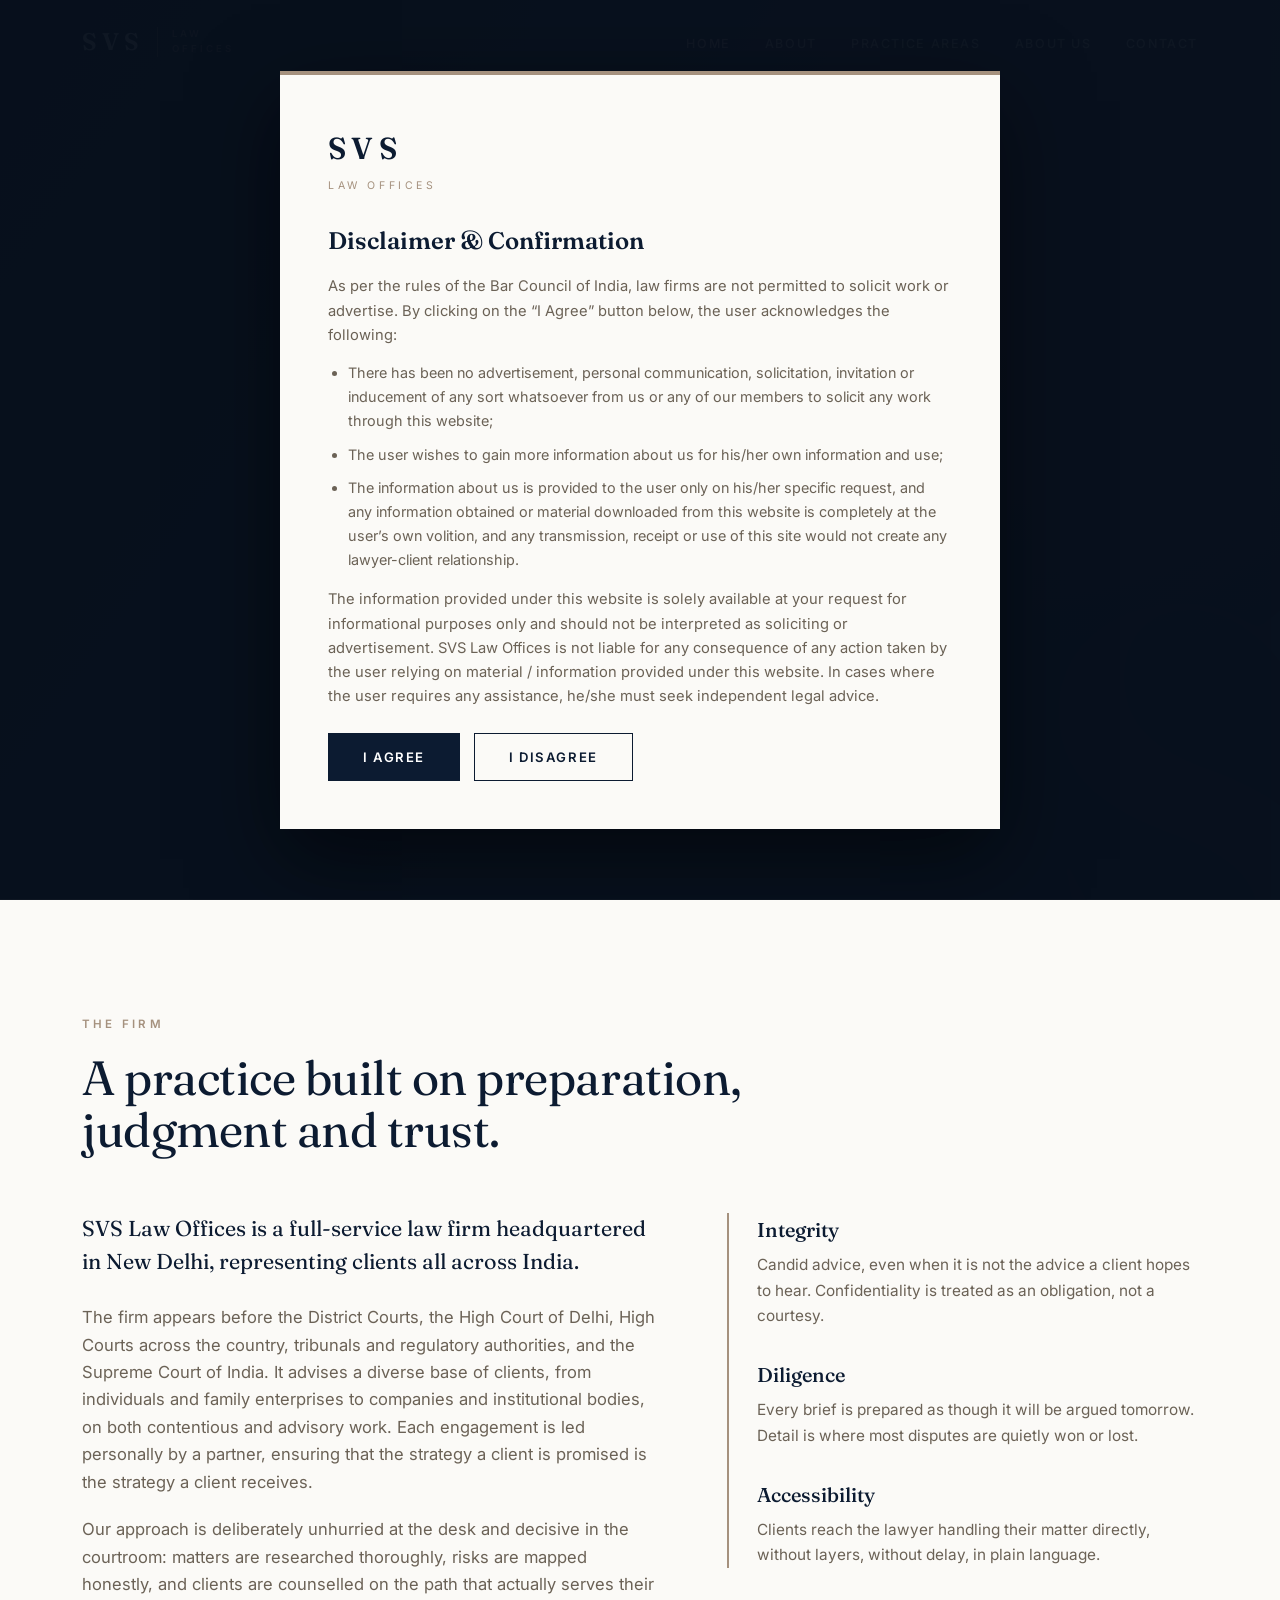
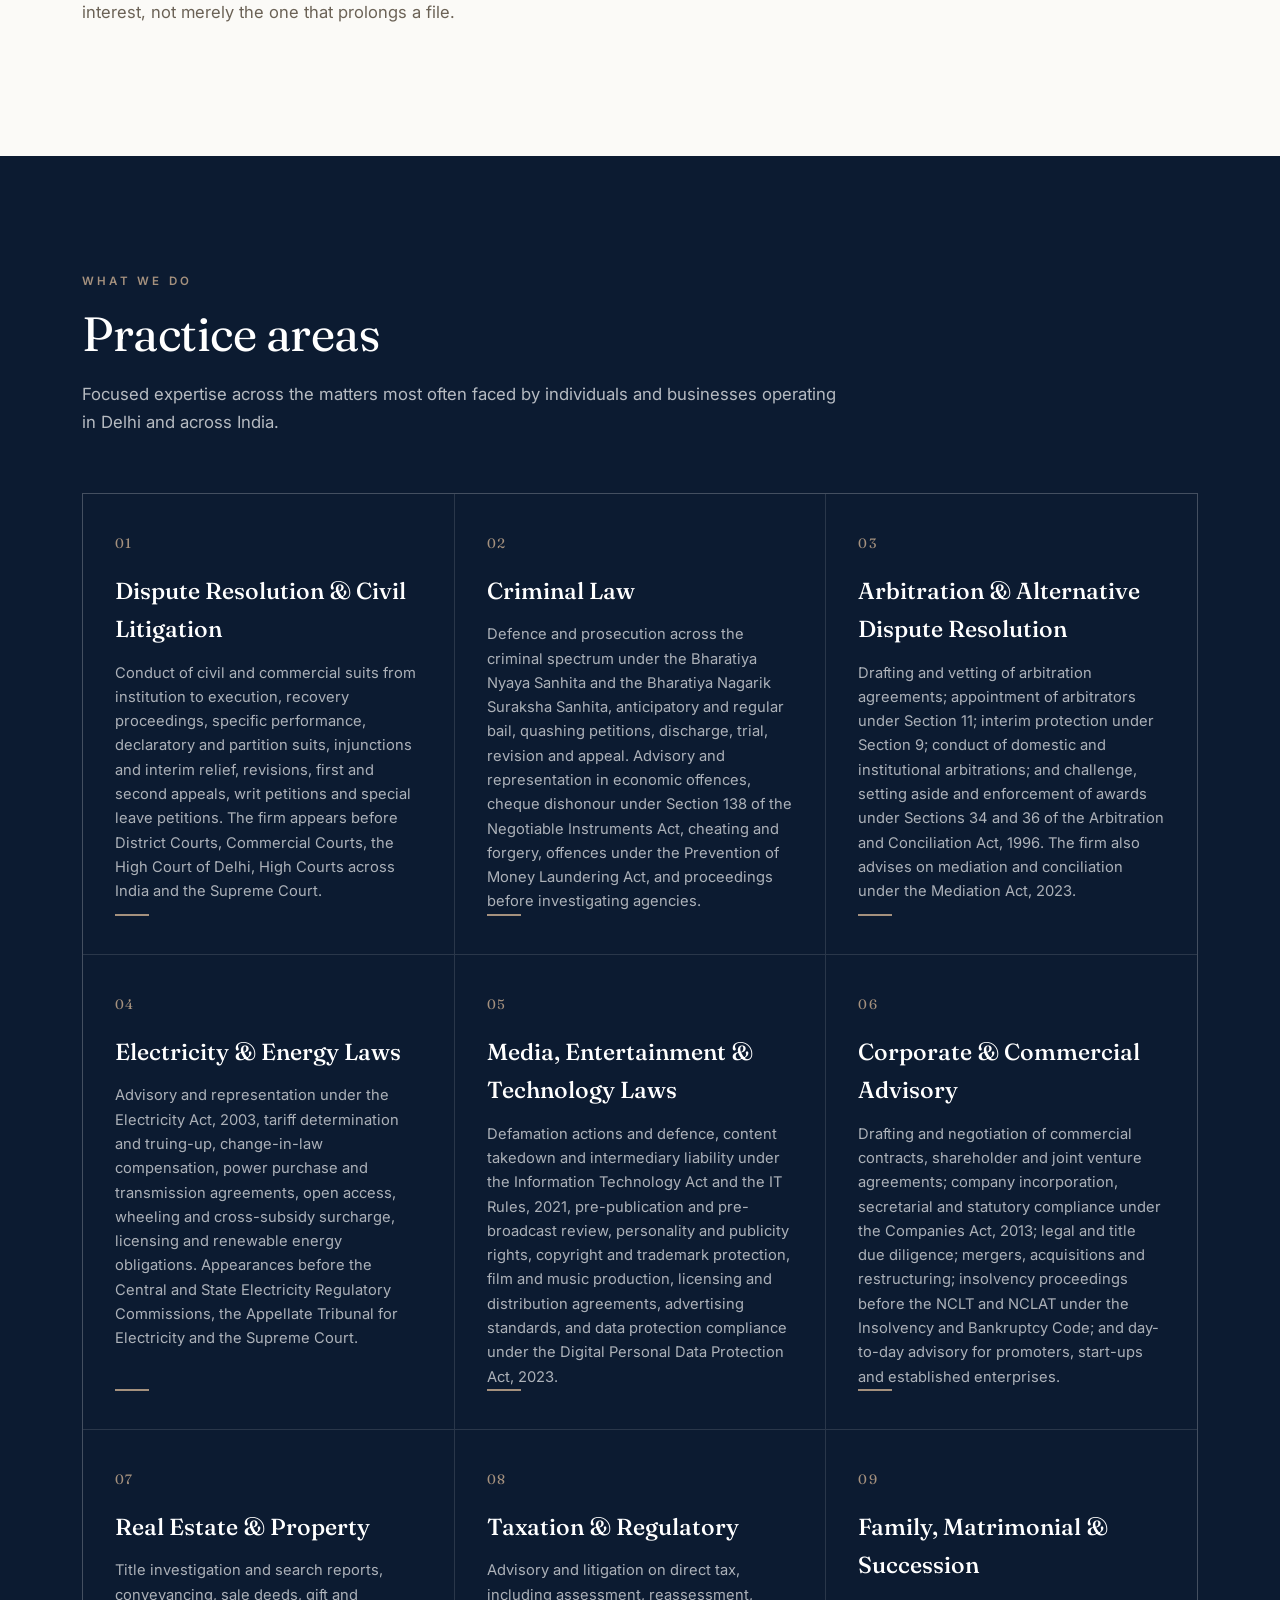
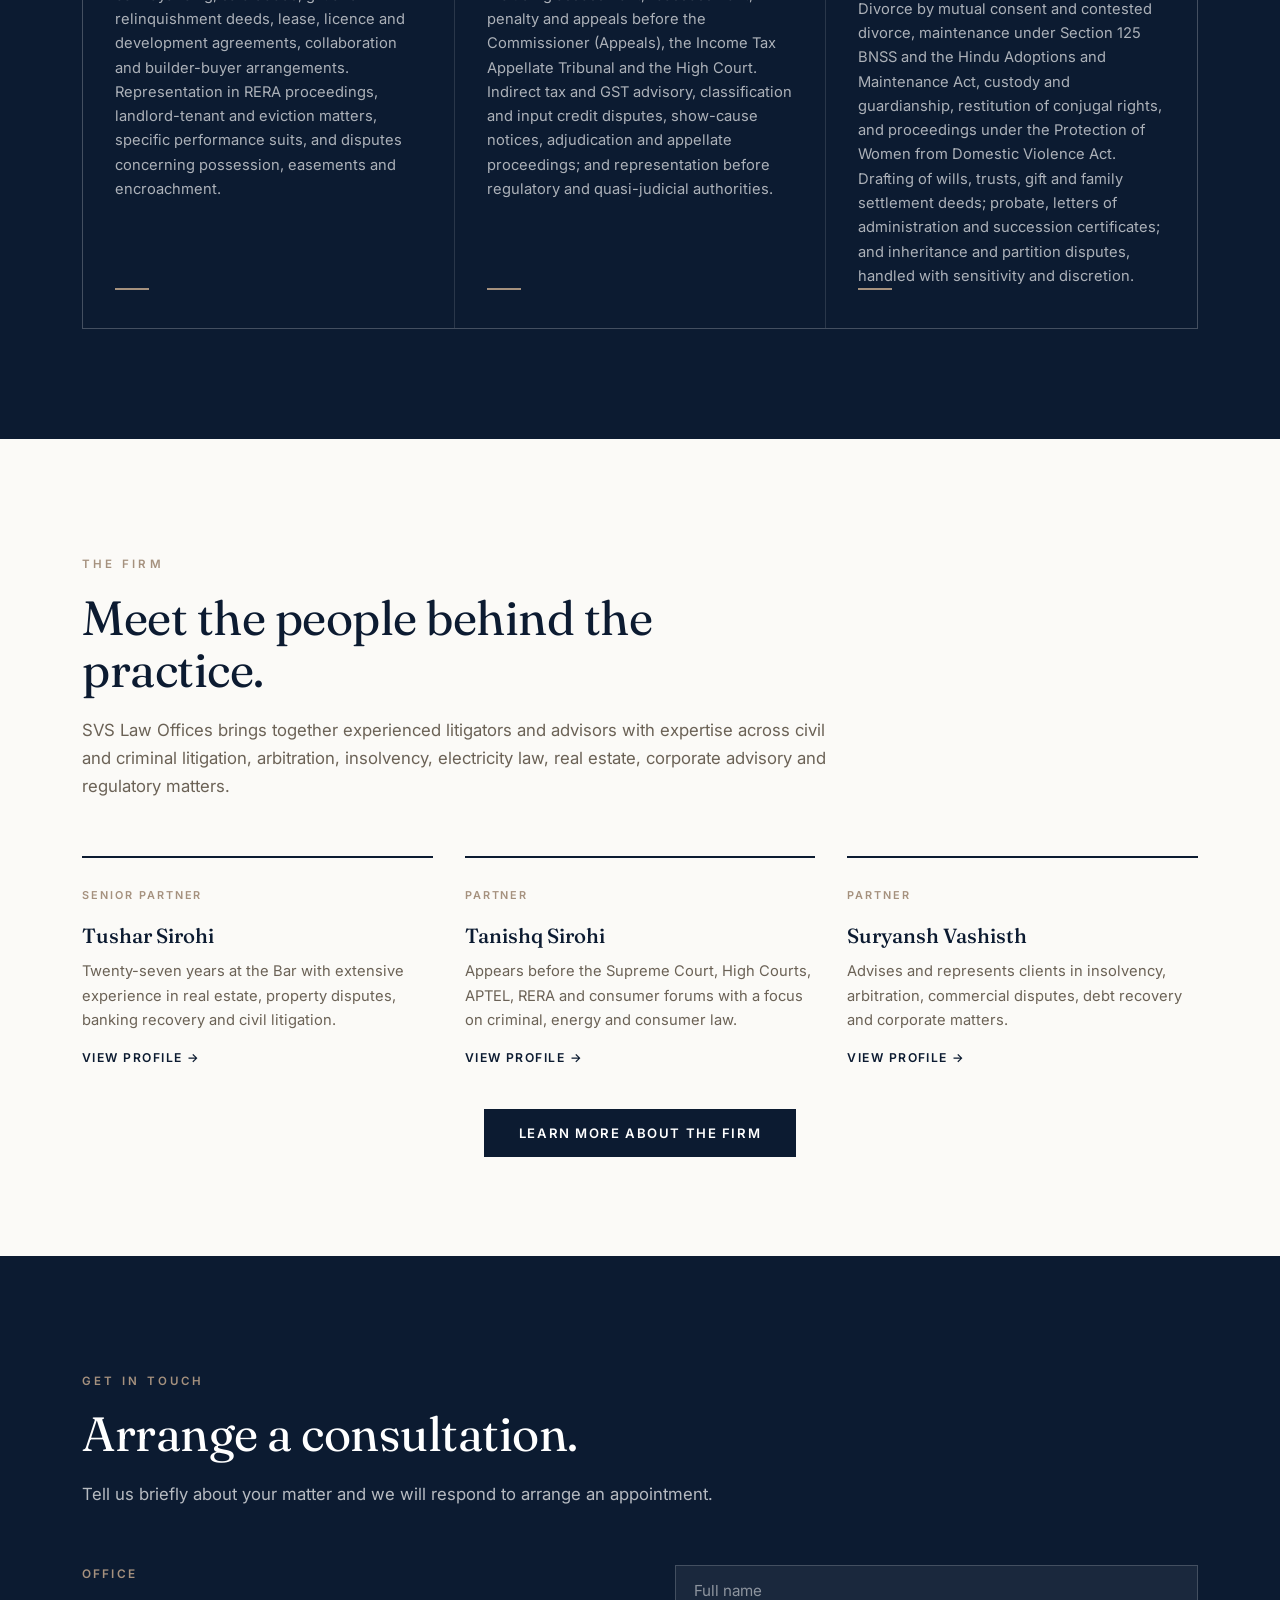
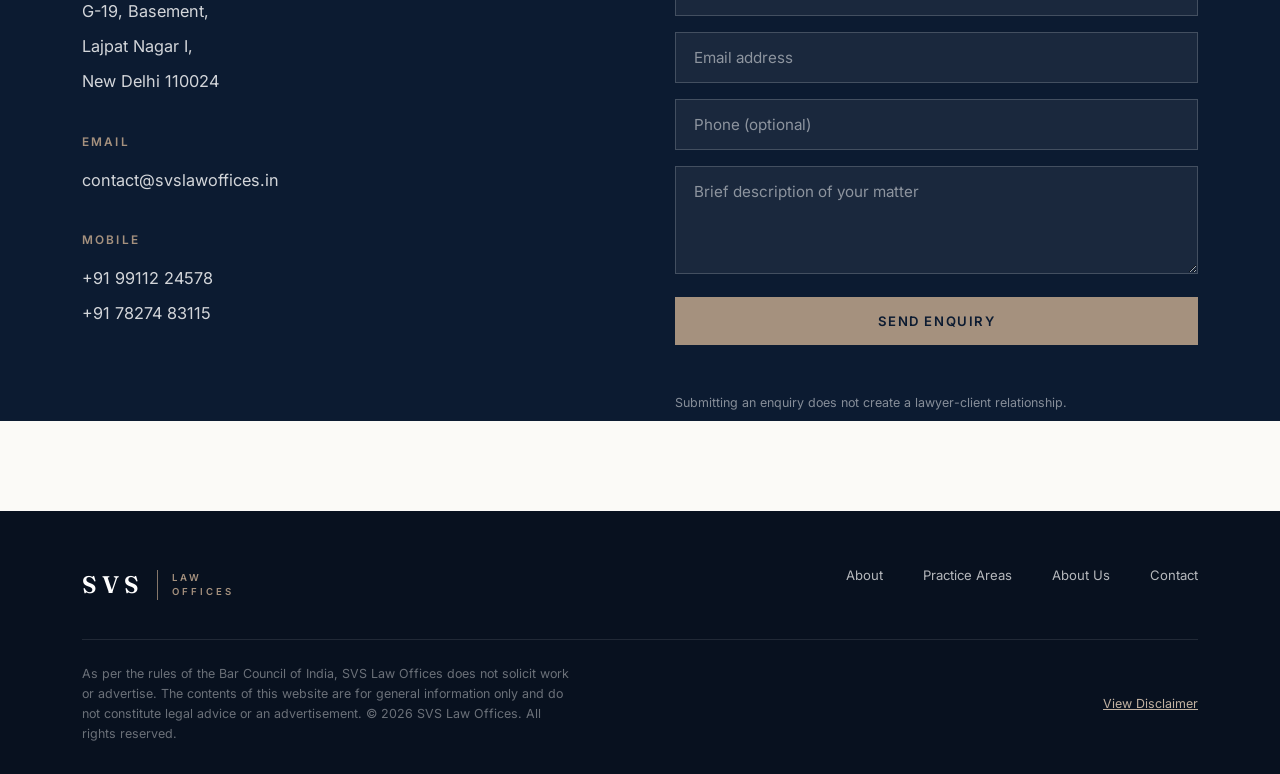
<file: index.html>
<!DOCTYPE html>
<html lang="en">
<head>
<meta charset="UTF-8">
<meta name="viewport" content="width=device-width, initial-scale=1.0">
<title>SVS Law Offices | Advocates & Legal Consultants, Delhi</title>
<meta name="description" content="SVS Law Offices is a Delhi-based law firm advising on dispute resolution, corporate advisory, real estate, taxation and regulatory matters.">
<link rel="preconnect" href="https://fonts.googleapis.com">
<link rel="preconnect" href="https://fonts.gstatic.com" crossorigin>
<link href="https://fonts.googleapis.com/css2?family=Fraunces:opsz,wght@9..144,400;9..144,500;9..144,600&family=Inter:wght@400;500;600&display=swap" rel="stylesheet">
<style>
  :root{
    --navy:#0C1B31;
    --navy-2:#142540;
    --taupe:#A5917E;
    --taupe-light:#C2B2A2;
    --paper:#FBFAF7;
    --paper-2:#F2EEE7;
    --ink:#1c2536;
    --muted:#6b6256;
    --line:rgba(12,27,49,.14);
    --display:'Fraunces',Georgia,serif;
    --body:'Inter',system-ui,sans-serif;
  }
  *{box-sizing:border-box;margin:0;padding:0}
  html{scroll-behavior:smooth;-webkit-text-size-adjust:100%;overflow-x:hidden}
  body{font-family:var(--body);color:var(--ink);background:var(--paper);line-height:1.65;-webkit-font-smoothing:antialiased;overflow-x:hidden}
  body.locked{overflow:hidden}
  a{color:inherit;text-decoration:none}
  img{max-width:100%;display:block}
  .wrap{max-width:1180px;margin:0 auto;padding:0 clamp(20px,5vw,32px)}
  .eyebrow{font-size:.72rem;letter-spacing:.28em;text-transform:uppercase;color:var(--taupe);font-weight:600}

  /* ---------- DISCLAIMER MODAL ---------- */
  #disclaimer{position:fixed;inset:0;z-index:2000;background:rgba(8,16,28,.97);
    display:flex;align-items:center;justify-content:center;padding:24px;overflow-y:auto}
  #disclaimer .box{background:var(--paper);max-width:720px;width:100%;padding:48px;border-top:4px solid var(--taupe);
    box-shadow:0 30px 80px rgba(0,0,0,.5);animation:rise .5s ease}
  @keyframes rise{from{opacity:0;transform:translateY(18px)}to{opacity:1;transform:none}}
  #disclaimer .mark{font-family:var(--display);font-size:1.9rem;letter-spacing:.18em;color:var(--navy);font-weight:600}
  #disclaimer .sub{font-size:.66rem;letter-spacing:.34em;color:var(--taupe);text-transform:uppercase;margin-top:4px}
  #disclaimer h2{font-family:var(--display);font-size:1.5rem;color:var(--navy);margin:26px 0 14px;font-weight:600}
  #disclaimer p{font-size:.92rem;color:var(--muted);margin-bottom:14px}
  #disclaimer ul{margin:0 0 16px;padding-left:20px}
  #disclaimer li{font-size:.9rem;color:var(--muted);margin-bottom:10px}
  #disclaimer .actions{display:flex;gap:14px;margin-top:24px;flex-wrap:wrap}
  .btn{font-family:var(--body);font-weight:600;font-size:.82rem;letter-spacing:.12em;text-transform:uppercase;
    padding:15px 34px;border:1px solid var(--navy);cursor:pointer;transition:.25s;background:none}
  .btn-primary{background:var(--navy);color:#fff}
  .btn-primary:hover{background:var(--taupe);border-color:var(--taupe)}
  .btn-ghost{color:var(--navy)}
  .btn-ghost:hover{background:var(--navy);color:#fff}
  #decline-msg{display:none;text-align:center;color:var(--muted)}

  /* ---------- HEADER ---------- */
  header{position:fixed;top:0;left:0;right:0;z-index:900;transition:.35s;
    background:transparent;padding:22px 0}
  header.scrolled{background:rgba(251,250,247,.94);backdrop-filter:blur(10px);
    padding:14px 0;box-shadow:0 1px 0 var(--line)}
  header .bar{display:flex;align-items:center;justify-content:space-between}
  .logo{display:flex;align-items:center;gap:14px}
  .logo .lg{font-family:var(--display);font-size:1.5rem;letter-spacing:.2em;font-weight:600;color:#fff;transition:.35s}
  .logo .div{width:1px;height:30px;background:var(--taupe);opacity:.8}
  .logo .sm{font-size:.6rem;letter-spacing:.3em;line-height:1.5;text-transform:uppercase;color:var(--taupe);font-weight:600}
  header.scrolled .logo .lg{color:var(--navy)}
  nav ul{display:flex;gap:34px;list-style:none}
  nav a{font-size:.78rem;letter-spacing:.13em;text-transform:uppercase;font-weight:500;color:rgba(255,255,255,.85);transition:.25s;position:relative;padding:4px 0}
  nav a:hover{color:#fff}
  nav a::after{content:"";position:absolute;left:0;bottom:-2px;width:0;height:1px;background:var(--taupe);transition:.3s}
  nav a:hover::after{width:100%}
  header.scrolled nav a{color:var(--muted)}
  header.scrolled nav a:hover{color:var(--navy)}
  .burger{display:none;flex-direction:column;gap:5px;cursor:pointer;background:none;border:none;padding:6px}
  .burger span{width:26px;height:2px;background:#fff;transition:.3s}
  header.scrolled .burger span{background:var(--navy)}

  /* ---------- HERO ---------- */
  .hero{position:relative;min-height:auto;display:flex;align-items:center;max-width:100vw;
    background:linear-gradient(125deg,#0C1B31 0%,#142540 55%,#1a2e4d 100%);overflow:hidden}
  .hero::before{content:"";position:absolute;inset:0;
    background-image:radial-gradient(circle at 80% 20%,rgba(165,145,126,.16),transparent 45%);}
  /* faint serif watermark */
  .hero .watermark{position:absolute;right:-4%;bottom:-12%;font-family:var(--display);
    font-size:42vw;line-height:.8;color:rgba(255,255,255,.035);font-weight:600;letter-spacing:-.02em;pointer-events:none;user-select:none}
  .hero .wrap{position:relative;z-index:2;padding-top:150px;padding-bottom:100px}
  .hero .eyebrow{display:block;margin-bottom:26px;opacity:0;animation:fade .8s .2s forwards}
  .hero h1 em{font-style:italic;color:var(--taupe-light)}
  .hero .lead{color:rgba(255,255,255,.78);font-size:1.12rem;max-width:56ch;margin-top:22px;opacity:0;animation:fade 1s .4s forwards}
  .hero .lead:first-of-type{margin-top:0}
  .hero .lead:nth-of-type(2){animation-delay:.55s}
  .hero .lead:nth-of-type(3){animation-delay:.7s}
  .hero .cta-row{margin-top:36px;display:flex;gap:16px;flex-wrap:wrap;opacity:0;animation:fade 1s .7s forwards}
  .hero .btn-primary{background:var(--taupe);border-color:var(--taupe);color:var(--navy)}
  .hero .btn-primary:hover{background:#fff;border-color:#fff}
  .hero .btn-ghost{color:#fff;border-color:rgba(255,255,255,.4)}
  .hero .btn-ghost:hover{background:#fff;color:var(--navy);border-color:#fff}
  @keyframes fade{to{opacity:1;transform:none}}
  .hero .lead,.hero .cta-row{transform:translateY(16px)}

  /* ---------- SECTION SHELL ---------- */
  section{padding:110px 0}
  .sec-head{max-width:760px;margin-bottom:56px}
  .sec-head h2{font-family:var(--display);font-size:clamp(2rem,4vw,3rem);color:var(--navy);font-weight:400;line-height:1.1;margin-top:16px;letter-spacing:-.01em}
  .sec-head p{color:var(--muted);font-size:1.05rem;margin-top:20px}

  /* ---------- ABOUT ---------- */
  .about{background:var(--paper)}
  .about-grid{display:grid;grid-template-columns:1.1fr .9fr;gap:70px;align-items:start}
  .about-grid p{color:var(--muted);margin-bottom:20px;font-size:1.04rem}
  .about-grid .lead-p{font-family:var(--display);font-size:1.35rem;color:var(--navy);line-height:1.5;margin-bottom:26px;font-weight:400}
  .values{border-left:2px solid var(--taupe);padding-left:28px}
  .values .v{margin-bottom:30px}
  .values .v:last-child{margin-bottom:0}
  .values .v h4{font-family:var(--display);font-size:1.25rem;color:var(--navy);font-weight:500;margin-bottom:6px}
  .values .v p{color:var(--muted);font-size:.96rem;margin:0}

  /* ---------- PRACTICE AREAS ---------- */
  .practice{background:var(--navy);color:#fff}
  .practice .sec-head h2{color:#fff}
  .practice .sec-head p{color:rgba(255,255,255,.7)}
  .pa-grid{display:grid;grid-template-columns:repeat(3,1fr);gap:1px;background:rgba(255,255,255,.12);border:1px solid rgba(255,255,255,.12)}
  .pa{background:var(--navy);padding:38px 32px;transition:.3s;position:relative;min-height:230px;display:flex;flex-direction:column}
  .pa:hover{background:var(--navy-2)}
  .pa .num{font-family:var(--display);font-size:.85rem;color:var(--taupe);letter-spacing:.1em}
  .pa h3{font-family:var(--display);font-size:1.45rem;font-weight:500;margin:18px 0 12px;color:#fff}
  .pa p{font-size:.92rem;color:rgba(255,255,255,.66);margin:0}
  .pa .line{width:34px;height:2px;background:var(--taupe);margin-top:auto;transition:.3s}
  .pa:hover .line{width:60px}

  /* ---------- INSIGHTS ---------- */
  .insights{background:var(--paper)}
  .ins-grid{display:grid;grid-template-columns:repeat(3,1fr);gap:32px}
  .ins{display:block;border-top:2px solid var(--navy);padding-top:22px;transition:.3s;cursor:pointer}
  .ins:hover{border-color:var(--taupe)}
  .ins .cat{font-size:.68rem;letter-spacing:.18em;text-transform:uppercase;color:var(--taupe);font-weight:600}
  .ins .date{font-size:.8rem;color:var(--muted);float:right}
  .ins h3{font-family:var(--display);font-size:1.28rem;color:var(--navy);font-weight:500;margin:16px 0 10px;line-height:1.3}
  .ins p{font-size:.92rem;color:var(--muted)}
  .ins .more{display:inline-block;margin-top:16px;font-size:.76rem;letter-spacing:.12em;text-transform:uppercase;color:var(--navy);font-weight:600}
  .ins:hover .more{color:var(--taupe)}


  /* ---------- CONTACT ---------- */
  .contact{background:var(--navy);color:#fff;padding-bottom:0}
  .contact .sec-head h2{color:#fff}
  .ct-grid{display:grid;grid-template-columns:1fr 1fr;gap:70px;margin-bottom:90px}
  .ct-grid h4{font-size:.74rem;letter-spacing:.18em;text-transform:uppercase;color:var(--taupe);margin-bottom:14px;font-weight:600}
  .ct-grid p{color:rgba(255,255,255,.82);margin-bottom:8px;font-size:1.02rem}
  .ct-grid a{color:rgba(255,255,255,.82)}
  .ct-grid a:hover{color:var(--taupe-light)}
  .ct-block{margin-bottom:38px}
  .form input,.form textarea{width:100%;background:rgba(255,255,255,.06);border:1px solid rgba(255,255,255,.18);
    padding:15px 18px;color:#fff;font-family:var(--body);font-size:.95rem;margin-bottom:16px;transition:.25s}
  .form input::placeholder,.form textarea::placeholder{color:rgba(255,255,255,.5)}
  .form input:focus,.form textarea:focus{outline:none;border-color:var(--taupe);background:rgba(255,255,255,.1)}
  .form .btn-primary{background:var(--taupe);border-color:var(--taupe);color:var(--navy);width:100%}
  .form .btn-primary:hover{background:#fff;border-color:#fff}
  .form .btn-primary:disabled{opacity:.6;cursor:default}
  .f-status{font-size:.86rem;margin-top:14px;min-height:1.2em}
  .f-status.ok{color:var(--taupe-light)}
  .f-status.err{color:#ffb4a6}

  /* ---------- FOOTER ---------- */
  footer{background:#08111f;color:rgba(255,255,255,.6);padding:54px 0 30px}
  .foot-top{display:flex;justify-content:space-between;align-items:flex-start;flex-wrap:wrap;gap:30px;padding-bottom:34px;border-bottom:1px solid rgba(255,255,255,.1)}
  .foot-top .logo .lg{color:#fff}
  .foot-links{display:flex;gap:40px;flex-wrap:wrap}
  .foot-links a{font-size:.82rem;color:rgba(255,255,255,.7)}
  .foot-links a:hover{color:var(--taupe-light)}
  .foot-bottom{display:flex;justify-content:space-between;flex-wrap:wrap;gap:14px;padding-top:24px;font-size:.78rem}
  .foot-bottom .disc{max-width:62ch;color:rgba(255,255,255,.4);line-height:1.6}
  .foot-bottom .reopen{color:var(--taupe-light);cursor:pointer;text-decoration:underline;background:none;border:none;font-size:.78rem;font-family:var(--body)}

  /* ---------- RESPONSIVE ---------- */
  @media(max-width:900px){
    .about-grid,.ct-grid{grid-template-columns:1fr;gap:44px}
    .pa-grid,.ins-grid{grid-template-columns:repeat(2,1fr)}
    }
  @media(max-width:720px){
    .wrap{padding:0 22px}
    nav{position:fixed;inset:0;background:var(--navy);flex-direction:column;
      display:none;align-items:center;justify-content:center}
    nav.open{display:flex}
    nav ul{flex-direction:column;gap:28px;text-align:center}
    nav a{color:#fff!important;font-size:1rem}
    .burger{display:flex;z-index:1000}
    nav.open ~ .burger span.burger.active span{background:#fff}
    section{padding:80px 0}
    .pa-grid,.ins-grid{grid-template-columns:1fr}
    #disclaimer .box{padding:32px 24px}
    .logo .sm{display:none}
  }
  @media(prefers-reduced-motion:reduce){
    *{animation:none!important;transition:none!important;scroll-behavior:auto!important}
  }
</style>
</head>
<body class="locked">

<!-- ============ DISCLAIMER MODAL (Bar Council of India) ============ -->
<div id="disclaimer" role="dialog" aria-modal="true" aria-labelledby="disc-title">
  <div class="box">
    <div id="active-disc">
      <div class="mark">SVS</div>
      <div class="sub">Law Offices</div>
      <h2 id="disc-title">Disclaimer &amp; Confirmation</h2>
      <p>As per the rules of the Bar Council of India, law firms are not permitted to solicit work or advertise. By clicking on the &ldquo;I Agree&rdquo; button below, the user acknowledges the following:</p>
      <ul>
        <li>There has been no advertisement, personal communication, solicitation, invitation or inducement of any sort whatsoever from us or any of our members to solicit any work through this website;</li>
        <li>The user wishes to gain more information about us for his/her own information and use;</li>
        <li>The information about us is provided to the user only on his/her specific request, and any information obtained or material downloaded from this website is completely at the user&rsquo;s own volition, and any transmission, receipt or use of this site would not create any lawyer-client relationship.</li>
      </ul>
      <p>The information provided under this website is solely available at your request for informational purposes only and should not be interpreted as soliciting or advertisement. SVS Law Offices is not liable for any consequence of any action taken by the user relying on material / information provided under this website. In cases where the user requires any assistance, he/she must seek independent legal advice.</p>
      <div class="actions">
        <button class="btn btn-primary" id="agree">I Agree</button>
        <button class="btn btn-ghost" id="disagree">I Disagree</button>
      </div>
    </div>
    <div id="decline-msg">
      <h2 style="margin-top:0">Access Not Granted</h2>
      <p>You have chosen not to proceed. To view this website, you must accept the terms of the disclaimer.</p>
      <div class="actions" style="justify-content:center">
        <button class="btn btn-primary" id="reconsider">Return to Disclaimer</button>
      </div>
    </div>
  </div>
</div>

<!-- ============ HEADER ============ -->
<header id="header">
  <div class="wrap bar">
    <a href="#home" class="logo" aria-label="SVS Law Offices home">
      <span class="lg">SVS</span>
      <span class="div"></span>
      <span class="sm">Law<br>Offices</span>
    </a>
    <nav id="nav">
      <ul>
        <li><a href="#home">Home</a></li>
        <li><a href="#about">About</a></li>
        <li><a href="#practice">Practice Areas</a></li>
        <li><a href="about-us.html">About Us</a></li>
        <li><a href="#contact">Contact</a></li>
      </ul>
    </nav>
    <button class="burger" id="burger" aria-label="Toggle menu"><span></span><span></span><span></span></button>
  </div>
</header>

<!-- ============ HERO ============ -->
<section class="hero" id="home">
  <div class="watermark" aria-hidden="true">S</div>
  <div class="wrap">
    <p class="lead">A full-service law firm headquartered in New Delhi, representing clients all across India.</p>
    <p class="lead">We act for individuals, families, businesses and institutions alike, appearing before the Supreme Court of India, High Courts and district courts across the country, tribunals, regulatory authorities and commissions. Our work spans both litigation and advisory: from disputes that must be fought to their conclusion, to the quieter counsel that prevents a dispute from arising at all.</p>
    <p class="lead">Every matter is led personally by a partner. Whatever its size, it receives the same preparation, the same candour, and the same care.</p>
    <div class="cta-row">
      <a href="#contact" class="btn btn-primary">Request a Consultation</a>
      <a href="#practice" class="btn btn-ghost">Our Practice</a>
    </div>
  </div>
</section>

<!-- ============ ABOUT ============ -->
<section class="about" id="about">
  <div class="wrap">
    <div class="sec-head">
      <span class="eyebrow">The Firm</span>
      <h2>A practice built on preparation, judgment and trust.</h2>
    </div>
    <div class="about-grid">
      <div>
        <p class="lead-p">SVS Law Offices is a full-service law firm headquartered in New Delhi, representing clients all across India.</p>
        <p>The firm appears before the District Courts, the High Court of Delhi, High Courts across the country, tribunals and regulatory authorities, and the Supreme Court of India. It advises a diverse base of clients, from individuals and family enterprises to companies and institutional bodies, on both contentious and advisory work. Each engagement is led personally by a partner, ensuring that the strategy a client is promised is the strategy a client receives.</p>
        <p>Our approach is deliberately unhurried at the desk and decisive in the courtroom: matters are researched thoroughly, risks are mapped honestly, and clients are counselled on the path that actually serves their interest, not merely the one that prolongs a file.</p>
      </div>
      <div class="values">
        <div class="v">
          <h4>Integrity</h4>
          <p>Candid advice, even when it is not the advice a client hopes to hear. Confidentiality is treated as an obligation, not a courtesy.</p>
        </div>
        <div class="v">
          <h4>Diligence</h4>
          <p>Every brief is prepared as though it will be argued tomorrow. Detail is where most disputes are quietly won or lost.</p>
        </div>
        <div class="v">
          <h4>Accessibility</h4>
          <p>Clients reach the lawyer handling their matter directly, without layers, without delay, in plain language.</p>
        </div>
      </div>
    </div>
  </div>
</section>

<!-- ============ PRACTICE AREAS ============ -->
<section class="practice" id="practice">
  <div class="wrap">
    <div class="sec-head">
      <span class="eyebrow">What We Do</span>
      <h2>Practice areas</h2>
      <p>Focused expertise across the matters most often faced by individuals and businesses operating in Delhi and across India.</p>
    </div>
    <div class="pa-grid">
      <div class="pa">
        <span class="num">01</span>
        <h3>Dispute Resolution &amp; Civil Litigation</h3>
        <p>Conduct of civil and commercial suits from institution to execution, recovery proceedings, specific performance, declaratory and partition suits, injunctions and interim relief, revisions, first and second appeals, writ petitions and special leave petitions. The firm appears before District Courts, Commercial Courts, the High Court of Delhi, High Courts across India and the Supreme Court.</p>
        <span class="line"></span>
      </div>
      <div class="pa">
        <span class="num">02</span>
        <h3>Criminal Law</h3>
        <p>Defence and prosecution across the criminal spectrum under the Bharatiya Nyaya Sanhita and the Bharatiya Nagarik Suraksha Sanhita, anticipatory and regular bail, quashing petitions, discharge, trial, revision and appeal. Advisory and representation in economic offences, cheque dishonour under Section 138 of the Negotiable Instruments Act, cheating and forgery, offences under the Prevention of Money Laundering Act, and proceedings before investigating agencies.</p>
        <span class="line"></span>
      </div>
      <div class="pa">
        <span class="num">03</span>
        <h3>Arbitration &amp; Alternative Dispute Resolution</h3>
        <p>Drafting and vetting of arbitration agreements; appointment of arbitrators under Section 11; interim protection under Section 9; conduct of domestic and institutional arbitrations; and challenge, setting aside and enforcement of awards under Sections 34 and 36 of the Arbitration and Conciliation Act, 1996. The firm also advises on mediation and conciliation under the Mediation Act, 2023.</p>
        <span class="line"></span>
      </div>
      <div class="pa">
        <span class="num">04</span>
        <h3>Electricity &amp; Energy Laws</h3>
        <p>Advisory and representation under the Electricity Act, 2003, tariff determination and truing-up, change-in-law compensation, power purchase and transmission agreements, open access, wheeling and cross-subsidy surcharge, licensing and renewable energy obligations. Appearances before the Central and State Electricity Regulatory Commissions, the Appellate Tribunal for Electricity and the Supreme Court.</p>
        <span class="line"></span>
      </div>
      <div class="pa">
        <span class="num">05</span>
        <h3>Media, Entertainment &amp; Technology Laws</h3>
        <p>Defamation actions and defence, content takedown and intermediary liability under the Information Technology Act and the IT Rules, 2021, pre-publication and pre-broadcast review, personality and publicity rights, copyright and trademark protection, film and music production, licensing and distribution agreements, advertising standards, and data protection compliance under the Digital Personal Data Protection Act, 2023.</p>
        <span class="line"></span>
      </div>
      <div class="pa">
        <span class="num">06</span>
        <h3>Corporate &amp; Commercial Advisory</h3>
        <p>Drafting and negotiation of commercial contracts, shareholder and joint venture agreements; company incorporation, secretarial and statutory compliance under the Companies Act, 2013; legal and title due diligence; mergers, acquisitions and restructuring; insolvency proceedings before the NCLT and NCLAT under the Insolvency and Bankruptcy Code; and day-to-day advisory for promoters, start-ups and established enterprises.</p>
        <span class="line"></span>
      </div>
      <div class="pa">
        <span class="num">07</span>
        <h3>Real Estate &amp; Property</h3>
        <p>Title investigation and search reports, conveyancing, sale deeds, gift and relinquishment deeds, lease, licence and development agreements, collaboration and builder-buyer arrangements. Representation in RERA proceedings, landlord-tenant and eviction matters, specific performance suits, and disputes concerning possession, easements and encroachment.</p>
        <span class="line"></span>
      </div>
      <div class="pa">
        <span class="num">08</span>
        <h3>Taxation &amp; Regulatory</h3>
        <p>Advisory and litigation on direct tax, including assessment, reassessment, penalty and appeals before the Commissioner (Appeals), the Income Tax Appellate Tribunal and the High Court. Indirect tax and GST advisory, classification and input credit disputes, show-cause notices, adjudication and appellate proceedings; and representation before regulatory and quasi-judicial authorities.</p>
        <span class="line"></span>
      </div>
      <div class="pa">
        <span class="num">09</span>
        <h3>Family, Matrimonial &amp; Succession</h3>
        <p>Divorce by mutual consent and contested divorce, maintenance under Section 125 BNSS and the Hindu Adoptions and Maintenance Act, custody and guardianship, restitution of conjugal rights, and proceedings under the Protection of Women from Domestic Violence Act. Drafting of wills, trusts, gift and family settlement deeds; probate, letters of administration and succession certificates; and inheritance and partition disputes, handled with sensitivity and discretion.</p>
        <span class="line"></span>
      </div>
    </div>
  </div>
</section>

<!-- ============ ABOUT US ============ -->
<section class="insights" id="aboutus">
  <div class="wrap">
    <div class="sec-head">
      <span class="eyebrow">The Firm</span>
      <h2>Meet the people behind the practice.</h2>
      <p>
        SVS Law Offices brings together experienced litigators and advisors
        with expertise across civil and criminal litigation, arbitration,
        insolvency, electricity law, real estate, corporate advisory and
        regulatory matters.
      </p>
    </div>

    <div class="ins-grid">

      <a class="ins" href="about-us.html#partners">
        <span class="cat">Senior Partner</span>
        <h3>Tushar Sirohi</h3>
        <p>
          Twenty-seven years at the Bar with extensive experience in
          real estate, property disputes, banking recovery and civil litigation.
        </p>
        <span class="more">View Profile →</span>
      </a>

      <a class="ins" href="about-us.html#partners">
        <span class="cat">Partner</span>
        <h3>Tanishq Sirohi</h3>
        <p>
          Appears before the Supreme Court, High Courts, APTEL,
          RERA and consumer forums with a focus on criminal,
          energy and consumer law.
        </p>
        <span class="more">View Profile →</span>
      </a>

      <a class="ins" href="about-us.html#partners">
        <span class="cat">Partner</span>
        <h3>Suryansh Vashisth</h3>
        <p>
          Advises and represents clients in insolvency,
          arbitration, commercial disputes, debt recovery
          and corporate matters.
        </p>
        <span class="more">View Profile →</span>
      </a>

    </div>

    <div style="margin-top:50px;text-align:center">
      <a href="about-us.html" class="btn btn-primary">
        Learn More About The Firm
      </a>
    </div>
  </div>
</section>

<!-- ============ CONTACT ============ -->
<section class="contact" id="contact">
  <div class="wrap">
    <div class="sec-head">
      <span class="eyebrow">Get in Touch</span>
      <h2>Arrange a consultation.</h2>
      <p style="color:rgba(255,255,255,.7)">Tell us briefly about your matter and we will respond to arrange an appointment.</p>
    </div>
    <div class="ct-grid">
      <div>
        <div class="ct-block">
          <h4>Office</h4>
          <p>G-19, Basement, </p>
          <p>Lajpat Nagar I,</p>
          <p>New Delhi 110024</p>
        </div>
        <div class="ct-block">
          <h4>Email</h4>
          <p><a href="mailto:contact@svslawoffices.in">contact@svslawoffices.in</a></p>
        </div>
        <div class="ct-block">
          <h4>Mobile</h4>
          <p><a href="tel:+919911224578">+91 99112 24578</a></p>
          <p><a href="tel:+917827483115">+91 78274 83115</a></p>
        </div>
      </div>
      <div class="form">
        <input type="text" id="f-name" placeholder="Full name" aria-label="Full name">
        <input type="email" id="f-email" placeholder="Email address" aria-label="Email address">
        <input type="tel" id="f-phone" placeholder="Phone (optional)" aria-label="Phone">
        <textarea rows="4" id="f-msg" placeholder="Brief description of your matter" aria-label="Message"></textarea>
        <button class="btn btn-primary" type="button" id="f-send">Send Enquiry</button>
        <p class="f-status" id="f-status" role="status"></p>
        <p style="font-size:.78rem;color:rgba(255,255,255,.5);margin-top:14px">Submitting an enquiry does not create a lawyer-client relationship.</p>
      </div>
    </div>
  </div>
</section>

<!-- ============ FOOTER ============ -->
<footer>
  <div class="wrap">
    <div class="foot-top">
      <a href="#home" class="logo">
        <span class="lg">SVS</span>
        <span class="div"></span>
        <span class="sm">Law<br>Offices</span>
      </a>
      <div class="foot-links">
        <a href="#about">About</a>
        <a href="#practice">Practice Areas</a>
        <a href="about-us.html">About Us</a>
        <a href="#contact">Contact</a>
      </div>
    </div>
    <div class="foot-bottom">
      <p class="disc">As per the rules of the Bar Council of India, SVS Law Offices does not solicit work or advertise. The contents of this website are for general information only and do not constitute legal advice or an advertisement. &copy; <span id="yr"></span> SVS Law Offices. All rights reserved.</p>
      <button class="reopen" id="reopen">View Disclaimer</button>
    </div>
  </div>
</footer>

<script>
  document.getElementById('yr').textContent = new Date().getFullYear();

  // ----- Disclaimer logic -----
  const modal   = document.getElementById('disclaimer');
  const active  = document.getElementById('active-disc');
  const decline = document.getElementById('decline-msg');
  const body    = document.body;

  function showDisclaimer(){
    modal.style.display='flex'; active.style.display='block'; decline.style.display='none';
    body.classList.add('locked');
  }
  function closeDisclaimer(){
    modal.style.display='none'; body.classList.remove('locked');
  }
  document.getElementById('agree').addEventListener('click', closeDisclaimer);
  document.getElementById('disagree').addEventListener('click', ()=>{
    active.style.display='none'; decline.style.display='block';
  });
  document.getElementById('reconsider').addEventListener('click', ()=>{
    active.style.display='block'; decline.style.display='none';
  });
  document.getElementById('reopen').addEventListener('click', showDisclaimer);

  // ----- Header scroll state -----
  const header = document.getElementById('header');
  window.addEventListener('scroll', ()=>{
    header.classList.toggle('scrolled', window.scrollY > 40);
  });

  // ----- Enquiry form -> Formspree -> contact@svslawoffices.in -----
  // Setup: create a form at https://formspree.io with the recipient
  // contact@svslawoffices.in, then paste its 8-character ID below.
  const FORMSPREE_ID = "mykrgajj";

  const sendBtn = document.getElementById('f-send');
  const status  = document.getElementById('f-status');

  sendBtn.addEventListener('click', async () => {
    const name  = document.getElementById('f-name').value.trim();
    const email = document.getElementById('f-email').value.trim();
    const phone = document.getElementById('f-phone').value.trim();
    const msg   = document.getElementById('f-msg').value.trim();

    status.className = 'f-status';
    if (!name || !email || !msg) {
      status.textContent = 'Please provide your name, email and a brief description.';
      status.classList.add('err');
      return;
    }
    if (!/^[^\s@]+@[^\s@]+\.[^\s@]+$/.test(email)) {
      status.textContent = 'Please enter a valid email address.';
      status.classList.add('err');
      return;
    }

    sendBtn.disabled = true;
    sendBtn.textContent = 'Sending...';
    status.textContent = '';

    try {
      const res = await fetch('https://formspree.io/f/' + FORMSPREE_ID, {
        method: 'POST',
        headers: { 'Content-Type': 'application/json', 'Accept': 'application/json' },
        body: JSON.stringify({
          name: name, email: email, phone: phone, message: msg,
          _subject: 'Website enquiry from ' + name
        })
      });
      if (res.ok) {
        status.textContent = 'Thank you. Your enquiry has been sent, we will respond shortly.';
        status.classList.add('ok');
        ['f-name','f-email','f-phone','f-msg'].forEach(i => document.getElementById(i).value = '');
      } else {
        throw new Error('send failed');
      }
    } catch (e) {
      status.textContent = 'Could not send. Please email contact@svslawoffices.in directly.';
      status.classList.add('err');
    } finally {
      sendBtn.disabled = false;
      sendBtn.textContent = 'Send Enquiry';
    }
  });

  // ----- Mobile menu -----
  const burger = document.getElementById('burger');
  const nav = document.getElementById('nav');
  burger.addEventListener('click', ()=>{
    nav.classList.toggle('open'); burger.classList.toggle('active');
  });
  nav.querySelectorAll('a').forEach(a=>a.addEventListener('click',()=>{
    nav.classList.remove('open'); burger.classList.remove('active');
  }));
</script>
</body>
</html>
</file>
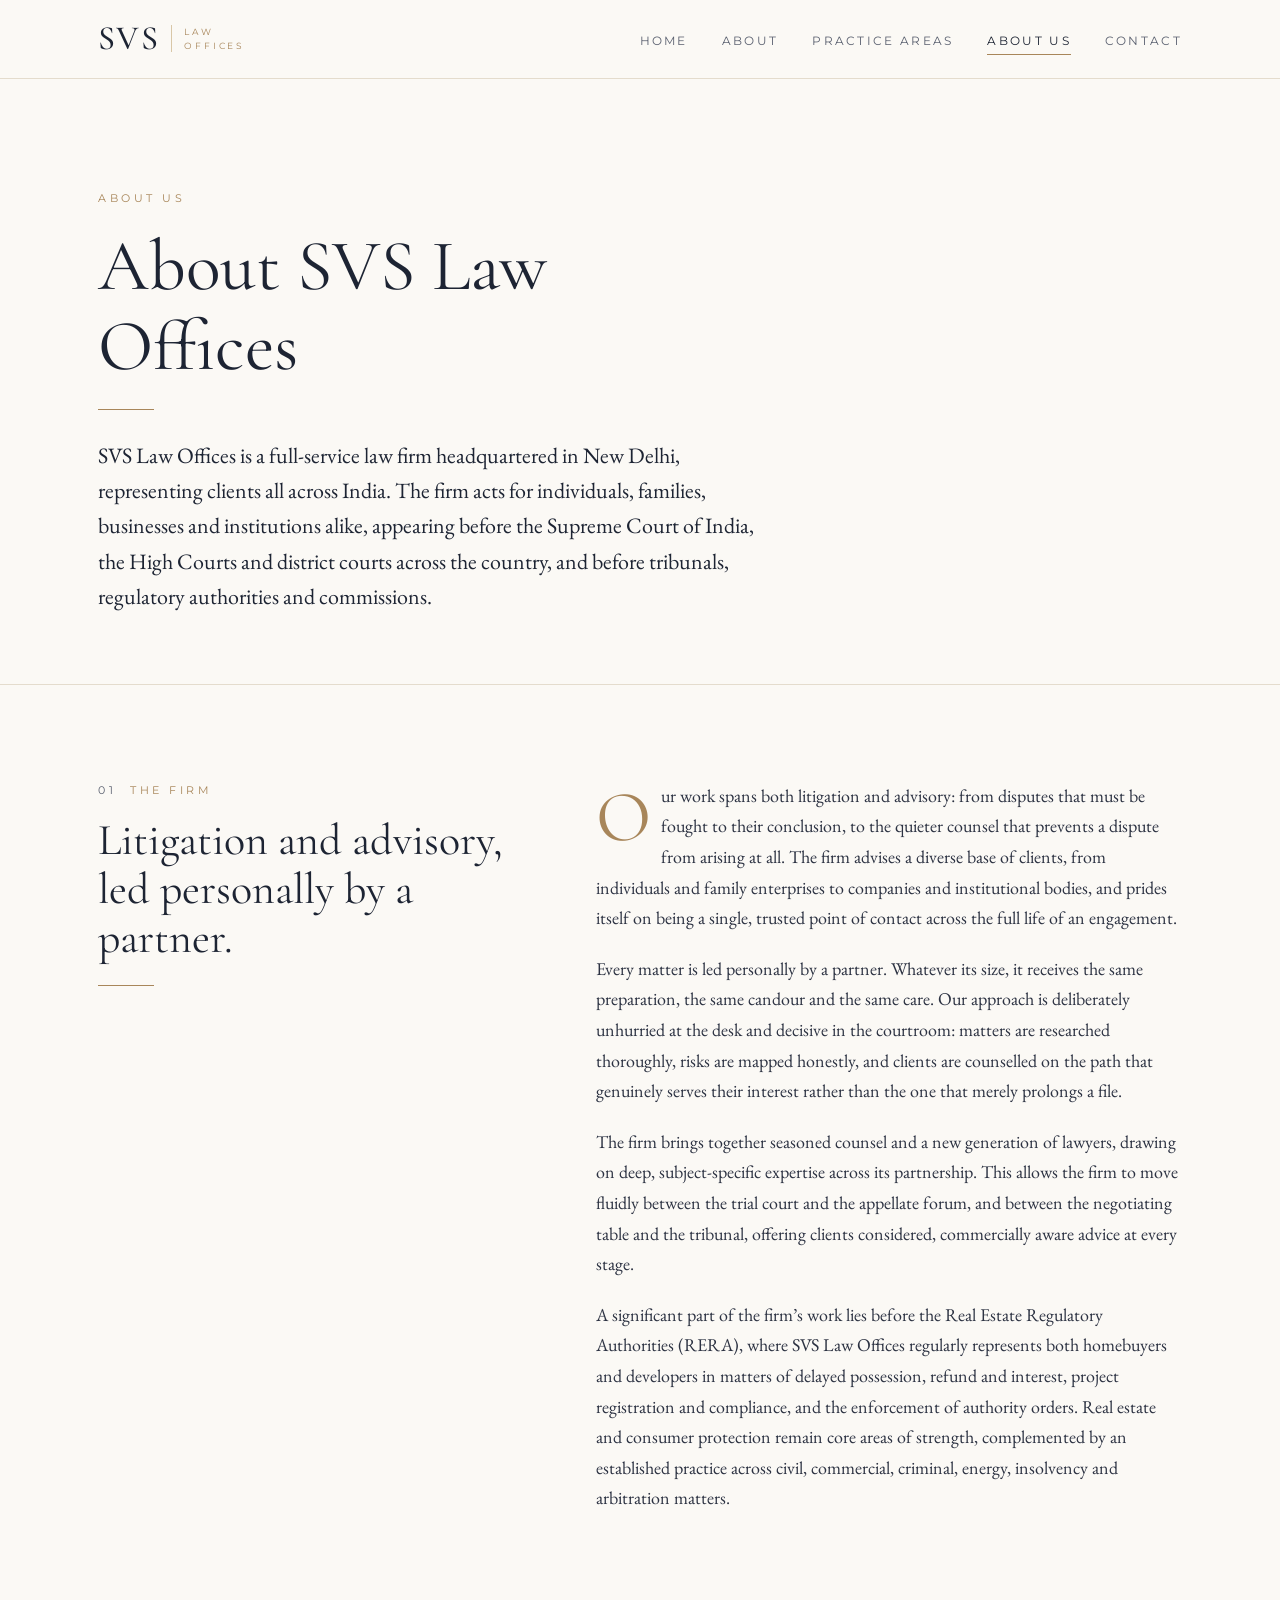
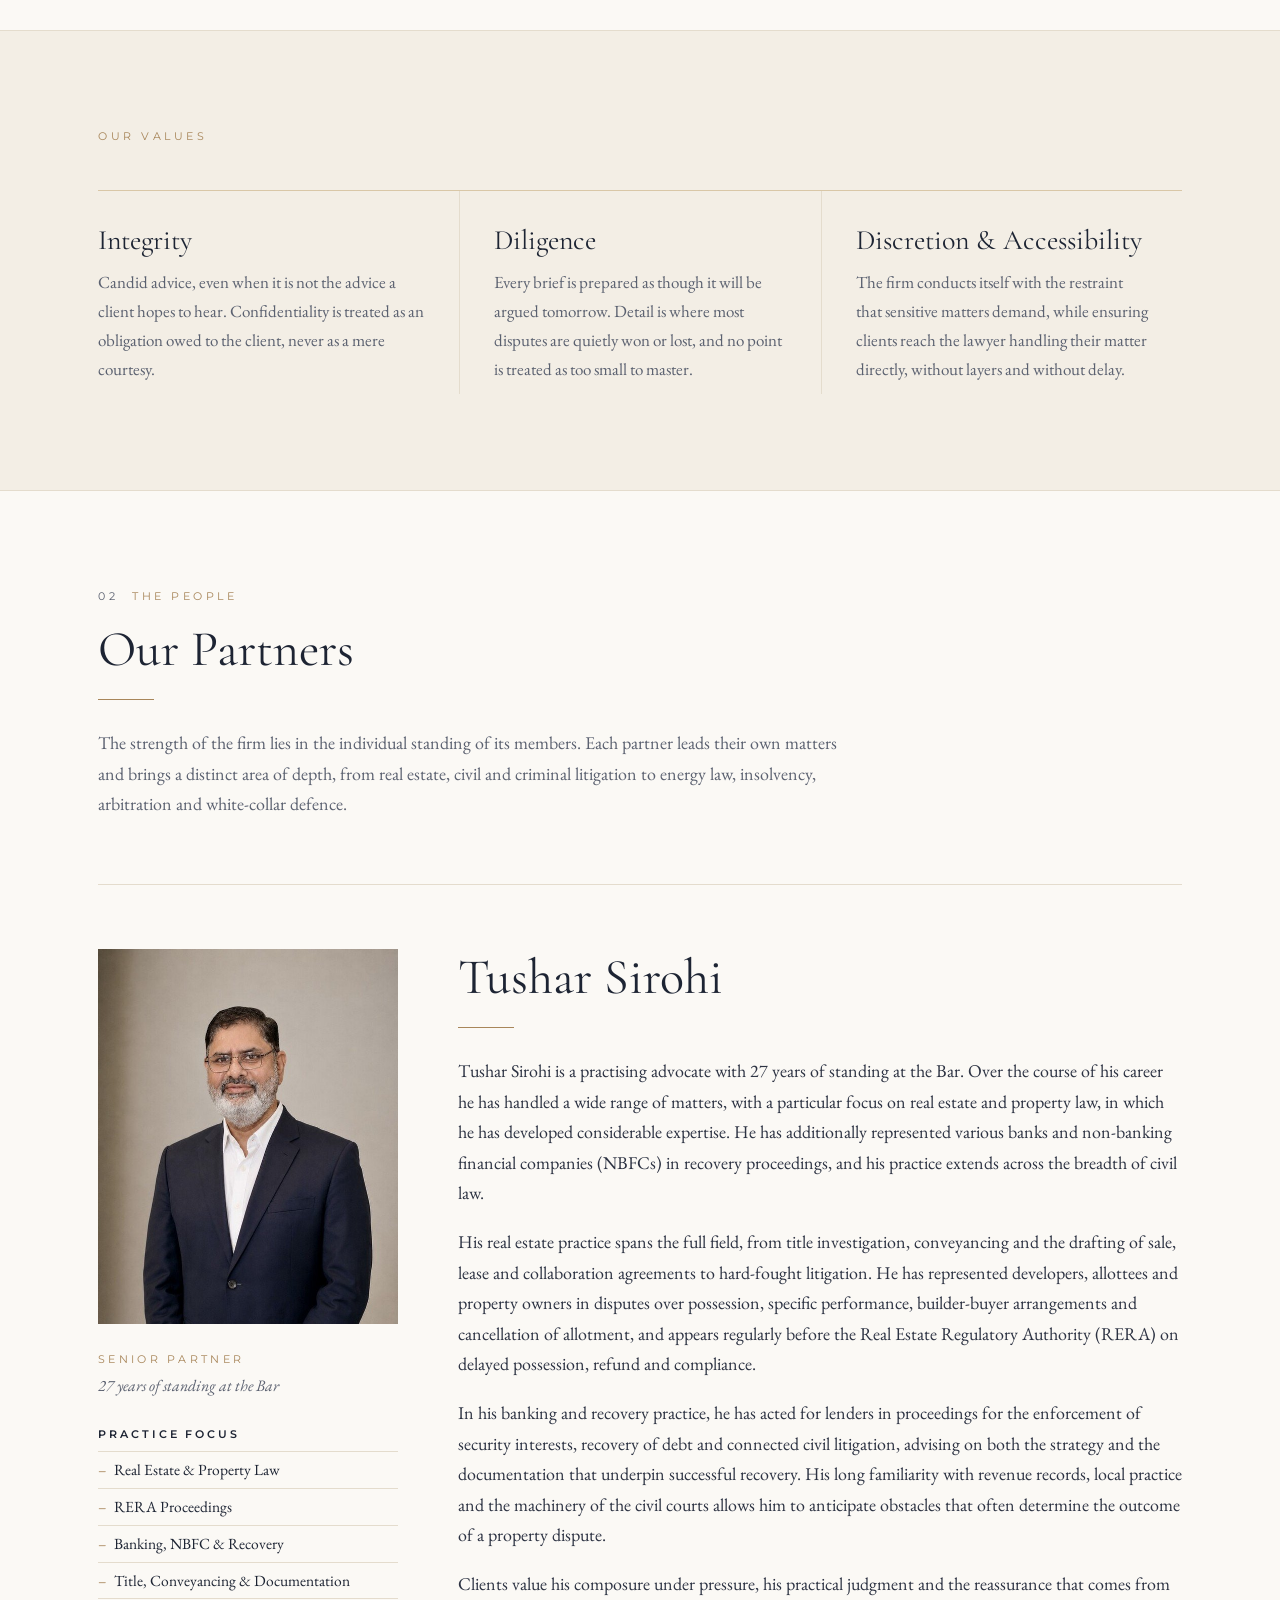
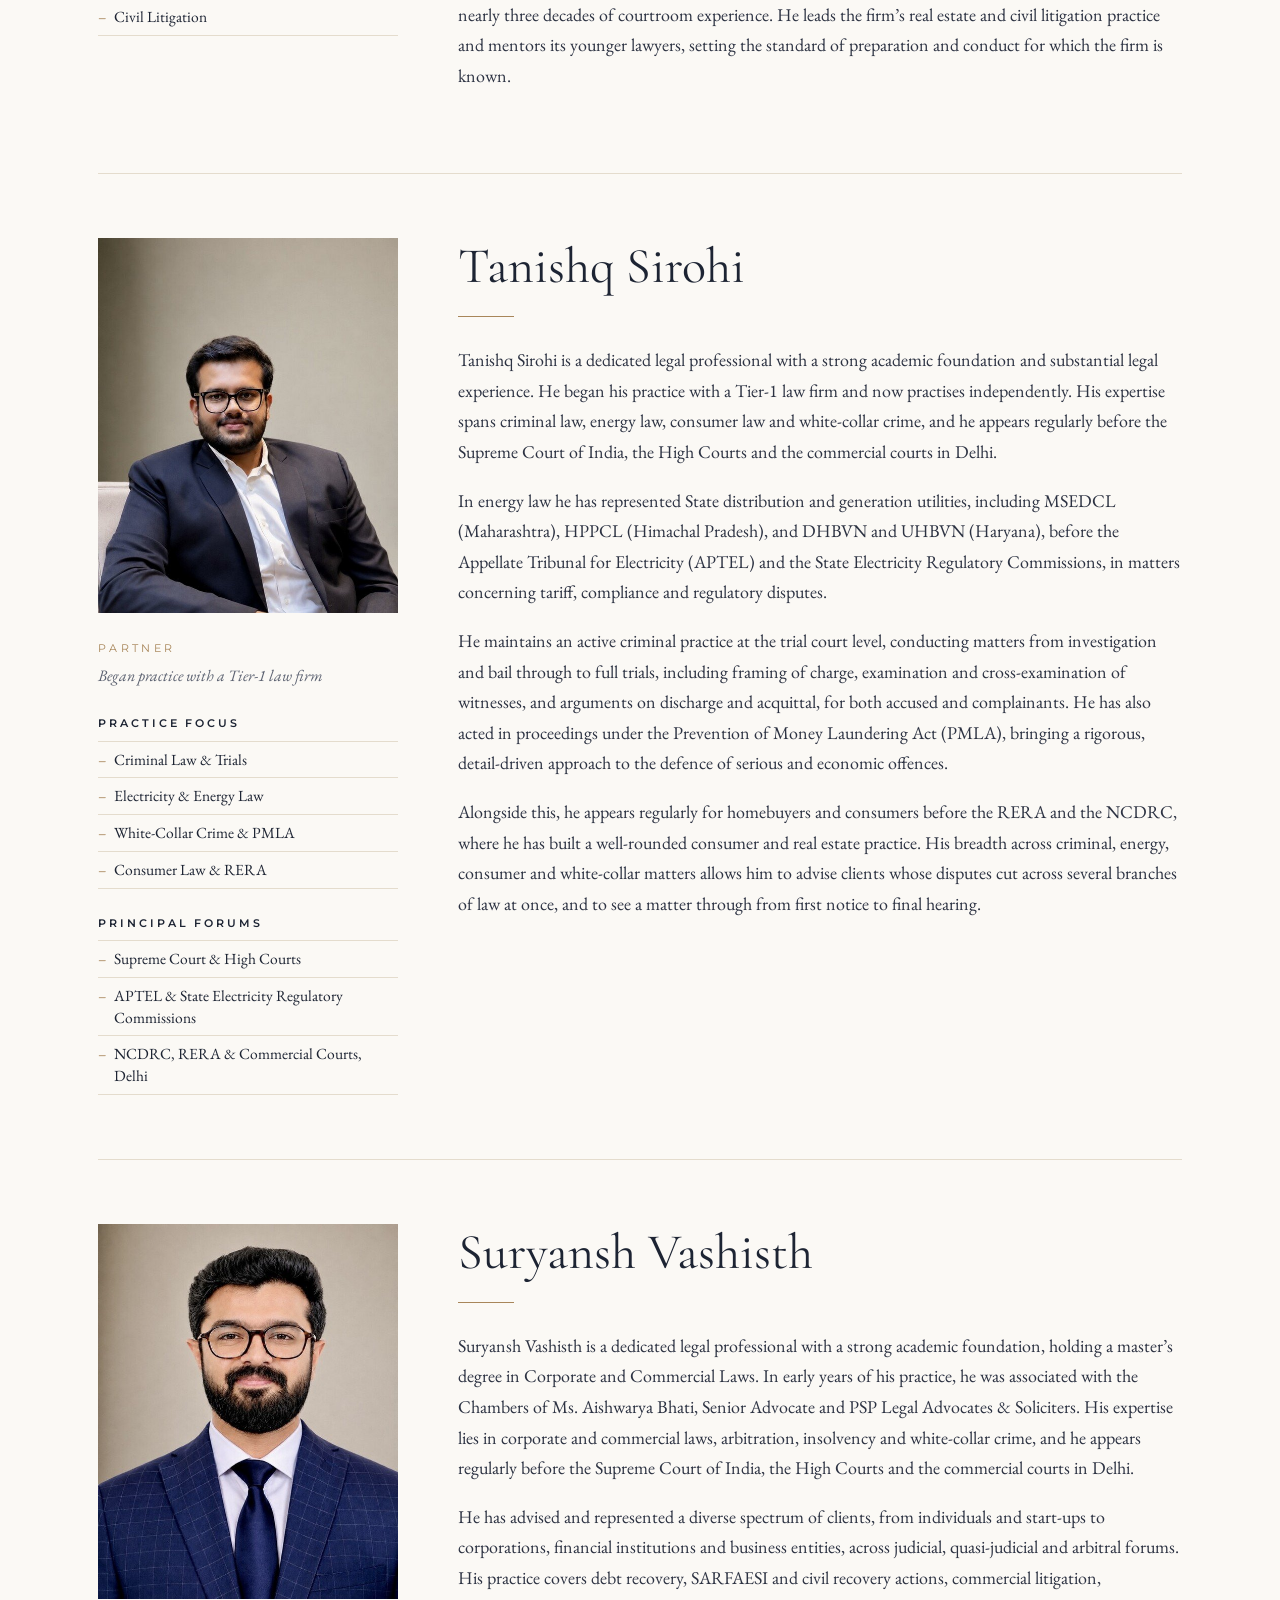
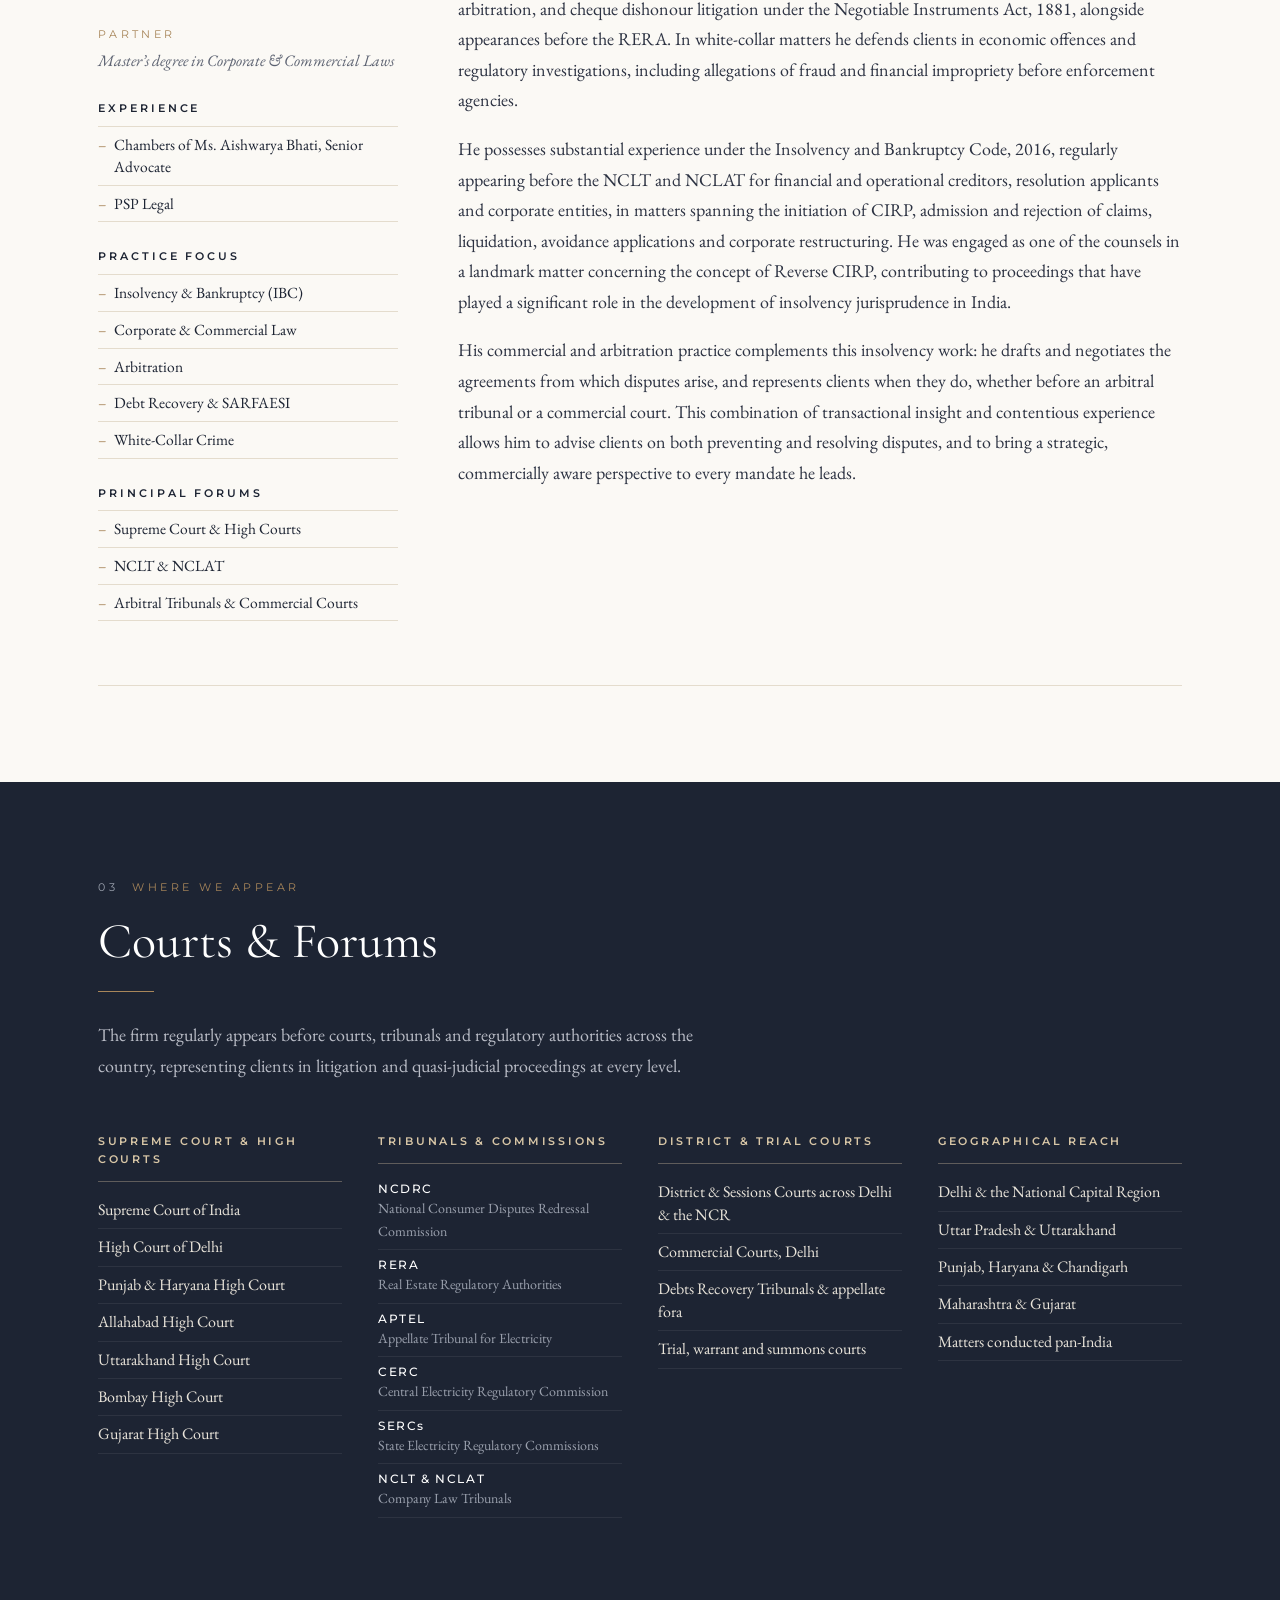
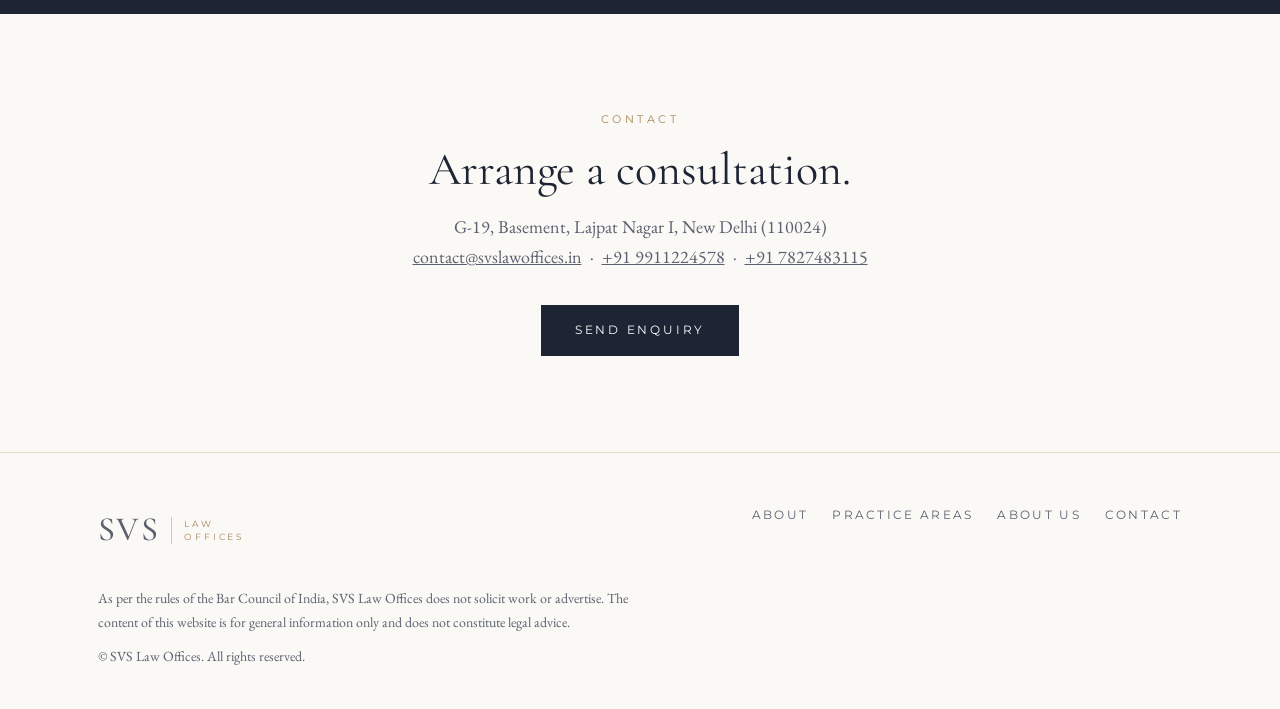
<file: about-us.html>
<!DOCTYPE html>
<html lang="en">
<head>
<meta charset="UTF-8">
<meta name="viewport" content="width=device-width, initial-scale=1.0">
<title>About Us | SVS Law Offices, Advocates & Legal Consultants, Delhi</title>
<meta name="description" content="About SVS Law Offices: a full-service law firm headquartered in New Delhi, representing clients across India. Meet our partners.">
<link rel="preconnect" href="https://fonts.googleapis.com">
<link rel="preconnect" href="https://fonts.gstatic.com" crossorigin>
<link href="https://fonts.googleapis.com/css2?family=Cormorant+Garamond:ital,wght@0,400;0,500;0,600;1,400&family=EB+Garamond:ital,wght@0,400;0,500;1,400&family=Montserrat:wght@400;500;600&display=swap" rel="stylesheet">
<style>
  :root{
    --ink:#1d2433;
    --muted:#5b6170;
    --gold:#a8865a;
    --gold-soft:#d9c7a7;
    --paper:#fbf9f5;
    --sand:#f3eee5;
    --line:#e4dccd;
    --serif-d:'Cormorant Garamond', Georgia, serif;
    --serif:'EB Garamond', Georgia, serif;
    --sans:'Montserrat', Arial, sans-serif;
  }
  *{box-sizing:border-box;margin:0;padding:0}
  html{scroll-behavior:smooth}
  body{background:var(--paper);color:var(--ink);font-family:var(--serif);font-size:18px;line-height:1.7;-webkit-font-smoothing:antialiased}
  img{max-width:100%;display:block}
  a{color:inherit}
  .wrap{max-width:1140px;margin:0 auto;padding:0 28px}

  /* Header */
  header{position:sticky;top:0;z-index:20;background:rgba(251,249,245,.94);backdrop-filter:blur(6px);border-bottom:1px solid var(--line)}
  .bar{display:flex;align-items:center;justify-content:space-between;height:78px}
  .logo{display:flex;align-items:center;gap:12px;text-decoration:none}
  .logo b{font-family:var(--serif-d);font-weight:500;font-size:34px;letter-spacing:.04em}
  .logo span{font-family:var(--sans);font-size:9px;letter-spacing:.32em;text-transform:uppercase;color:var(--gold);border-left:1px solid var(--gold-soft);padding-left:12px;line-height:1.5}
  nav ul{list-style:none;display:flex;gap:34px}
  nav a{font-family:var(--sans);font-size:11.5px;letter-spacing:.2em;text-transform:uppercase;text-decoration:none;color:var(--muted);padding:6px 0;border-bottom:1px solid transparent;transition:.2s}
  nav a:hover,nav a.active{color:var(--ink);border-bottom-color:var(--gold)}
  .menu-btn{display:none;background:none;border:0;font-family:var(--sans);font-size:11px;letter-spacing:.2em;text-transform:uppercase;cursor:pointer;color:var(--ink)}

  /* Common */
  .eyebrow{font-family:var(--sans);font-size:11px;letter-spacing:.32em;text-transform:uppercase;color:var(--gold);display:flex;align-items:center;gap:14px}
  .eyebrow i{font-style:normal;color:var(--muted)}
  h1,h2,h3{font-family:var(--serif-d);font-weight:400;line-height:1.12}
  .rule{width:56px;height:1px;background:var(--gold);margin:22px 0 28px}
  section{padding:96px 0}

  /* Hero */
  .hero{padding:110px 0 70px;border-bottom:1px solid var(--line)}
  .hero h1{font-size:clamp(44px,6vw,72px);margin-top:18px;max-width:14ch}
  .hero p.lead{font-size:22px;line-height:1.6;max-width:62ch;color:var(--ink)}

  /* Firm */
  .firm-grid{display:grid;grid-template-columns:1fr 1.35fr;gap:64px;align-items:start}
  .firm-grid h2{font-size:clamp(32px,4vw,44px)}
  .firm-body p{margin-bottom:20px;color:#2c3242}
  .firm-body p:first-child::first-letter{font-family:var(--serif-d);float:left;font-size:72px;line-height:.85;padding:6px 10px 0 0;color:var(--gold)}

  /* Values */
  .values{background:var(--sand);border-top:1px solid var(--line);border-bottom:1px solid var(--line)}
  .vals{display:grid;grid-template-columns:repeat(3,1fr);gap:0;margin-top:44px;border-top:1px solid var(--gold-soft)}
  .val{padding:34px 34px 10px 0}
  .val+.val{padding-left:34px;border-left:1px solid var(--line)}
  .val h3{font-size:28px;margin-bottom:12px}
  .val p{color:var(--muted);font-size:17px}

  /* People */
  .people-head{max-width:760px;margin-bottom:64px}
  .people-head h2{font-size:clamp(34px,4.4vw,50px)}
  .people-head p{color:var(--muted)}
  .person{display:grid;grid-template-columns:300px 1fr;gap:60px;padding:64px 0;border-top:1px solid var(--line)}
  .person:last-child{border-bottom:1px solid var(--line)}
  .photo{aspect-ratio:594/742;overflow:hidden;background:var(--sand)}
  .photo img{width:100%;height:100%;object-fit:cover;filter:saturate(.92)}
  .meta{margin-top:26px}
  .meta .role{font-family:var(--sans);font-size:11px;letter-spacing:.3em;text-transform:uppercase;color:var(--gold)}
  .meta .sub{font-style:italic;color:var(--muted);font-size:16px;margin-top:4px}
  .meta h4{font-family:var(--sans);font-size:10.5px;font-weight:600;letter-spacing:.28em;text-transform:uppercase;margin:26px 0 8px}
  .meta ul{list-style:none;border-top:1px solid var(--line)}
  .meta li{font-size:15.5px;padding:7px 0 7px 16px;border-bottom:1px solid var(--line);position:relative;line-height:1.4}
  .meta li::before{content:"–";position:absolute;left:0;color:var(--gold)}
  .bio h3{font-size:clamp(36px,4vw,50px)}
  .bio p{margin-bottom:18px;color:#2c3242}
  blockquote{margin-top:34px;padding-top:26px;border-top:1px solid var(--gold-soft);font-family:var(--serif-d);font-style:italic;font-size:26px;line-height:1.4;color:var(--ink);position:relative}
  blockquote::before{content:"\201C";font-size:60px;color:var(--gold);position:absolute;top:2px;left:-4px;line-height:1;opacity:.7}
  blockquote span{display:block;padding-left:30px}

  /* Forums */
  .forums{background:var(--ink);color:#e9e4da}
  .forums .eyebrow i{color:#9aa0ad}
  .forums h2{font-size:clamp(34px,4.4vw,50px);color:#fff}
  .forums .intro{color:#b9bcc6;max-width:70ch}
  .fgrid{display:grid;grid-template-columns:repeat(4,1fr);gap:36px;margin-top:52px}
  .fgrid h4{font-family:var(--sans);font-size:10.5px;font-weight:600;letter-spacing:.26em;text-transform:uppercase;color:var(--gold-soft);padding-bottom:12px;border-bottom:1px solid rgba(217,199,167,.35);margin-bottom:10px}
  .fgrid ul{list-style:none}
  .fgrid li{font-size:16px;padding:7px 0;border-bottom:1px solid rgba(255,255,255,.07);line-height:1.4}
  .fgrid li b{font-family:var(--sans);font-weight:500;font-size:11.5px;letter-spacing:.14em;color:#fff;display:block}
  .fgrid li small{color:#9aa0ad;font-size:14px}

  /* CTA + footer */
  .cta{text-align:center}
  .cta h2{font-size:clamp(32px,4vw,46px)}
  .cta p{color:var(--muted);max-width:56ch;margin:16px auto 32px}
  .btn{display:inline-block;font-family:var(--sans);font-size:11.5px;letter-spacing:.24em;text-transform:uppercase;text-decoration:none;padding:16px 34px;background:var(--ink);color:#fff;transition:.2s}
  .btn:hover{background:var(--gold)}
  footer{border-top:1px solid var(--line);padding:48px 0 40px;font-size:15px;color:var(--muted)}
  .foot{display:flex;justify-content:space-between;gap:30px;flex-wrap:wrap;align-items:flex-start}
  footer nav ul{gap:24px;flex-wrap:wrap}
  footer .note{margin-top:28px;font-size:14px;max-width:80ch}

  @media (max-width:900px){
    .firm-grid,.person{grid-template-columns:1fr;gap:34px}
    .person .side{max-width:340px}
    .vals{grid-template-columns:1fr}
    .val,.val+.val{padding:28px 0 6px;border-left:0;border-bottom:1px solid var(--line)}
    .fgrid{grid-template-columns:1fr 1fr}
    section{padding:72px 0}
    .menu-btn{display:block}
    header nav{display:none;position:absolute;top:78px;left:0;right:0;background:var(--paper);border-bottom:1px solid var(--line)}
    header nav.open{display:block}
    header nav ul{flex-direction:column;gap:0;padding:10px 28px 20px}
    header nav a{display:block;padding:12px 0}
  }
  @media (max-width:560px){ .fgrid{grid-template-columns:1fr} body{font-size:17px} }
</style>
</head>
<body>

<!--
  NAVIGATION CHANGE FOR THE MAIN SITE (index.html):
  Replace the "Insights" menu item (header AND footer) with:
      <li><a href="about-us.html">About Us</a></li>
  and remove the "Insights and updates" section (#insights) from the home page.
-->

<header>
  <div class="wrap bar">
    <a class="logo" href="index.html#home"><b>SVS</b><span>Law<br>Offices</span></a>
    <button class="menu-btn" onclick="document.querySelector('header nav').classList.toggle('open')">Menu</button>
    <nav>
      <ul>
        <li><a href="index.html#home">Home</a></li>
        <li><a href="index.html#about">About</a></li>
        <li><a href="index.html#practice">Practice Areas</a></li>
        <li><a href="about-us.html" class="active">About Us</a></li>
        <li><a href="index.html#contact">Contact</a></li>
      </ul>
    </nav>
  </div>
</header>

<main id="about-us">

  <!-- Hero -->
  <section class="hero">
    <div class="wrap">
      <div class="eyebrow">About Us</div>
      <h1>About SVS Law Offices</h1>
      <div class="rule"></div>
      <p class="lead">SVS Law Offices is a full-service law firm headquartered in New Delhi, representing clients all across India. The firm acts for individuals, families, businesses and institutions alike, appearing before the Supreme Court of India, the High Courts and district courts across the country, and before tribunals, regulatory authorities and commissions.</p>
    </div>
  </section>

  <!-- The Firm -->
  <section>
    <div class="wrap firm-grid">
      <div>
        <div class="eyebrow"><i>01</i> The Firm</div>
        <h2 style="margin-top:16px">Litigation and advisory, led personally by a partner.</h2>
        <div class="rule"></div>
      </div>
      <div class="firm-body">
        <p>Our work spans both litigation and advisory: from disputes that must be fought to their conclusion, to the quieter counsel that prevents a dispute from arising at all. The firm advises a diverse base of clients, from individuals and family enterprises to companies and institutional bodies, and prides itself on being a single, trusted point of contact across the full life of an engagement.</p>
        <p>Every matter is led personally by a partner. Whatever its size, it receives the same preparation, the same candour and the same care. Our approach is deliberately unhurried at the desk and decisive in the courtroom: matters are researched thoroughly, risks are mapped honestly, and clients are counselled on the path that genuinely serves their interest rather than the one that merely prolongs a file.</p>
        <p>The firm brings together seasoned counsel and a new generation of lawyers, drawing on deep, subject-specific expertise across its partnership. This allows the firm to move fluidly between the trial court and the appellate forum, and between the negotiating table and the tribunal, offering clients considered, commercially aware advice at every stage.</p>
        <p>A significant part of the firm’s work lies before the Real Estate Regulatory Authorities (RERA), where SVS Law Offices regularly represents both homebuyers and developers in matters of delayed possession, refund and interest, project registration and compliance, and the enforcement of authority orders. Real estate and consumer protection remain core areas of strength, complemented by an established practice across civil, commercial, criminal, energy, insolvency and arbitration matters.</p>
      </div>
    </div>
  </section>

  <!-- Values -->
  <section class="values">
    <div class="wrap">
      <div class="eyebrow">Our Values</div>
      <div class="vals">
        <div class="val">
          <h3>Integrity</h3>
          <p>Candid advice, even when it is not the advice a client hopes to hear. Confidentiality is treated as an obligation owed to the client, never as a mere courtesy.</p>
        </div>
        <div class="val">
          <h3>Diligence</h3>
          <p>Every brief is prepared as though it will be argued tomorrow. Detail is where most disputes are quietly won or lost, and no point is treated as too small to master.</p>
        </div>
        <div class="val">
          <h3>Discretion &amp; Accessibility</h3>
          <p>The firm conducts itself with the restraint that sensitive matters demand, while ensuring clients reach the lawyer handling their matter directly, without layers and without delay.</p>
        </div>
      </div>
    </div>
  </section>

  <!-- Partners -->
  <section id="partners">
    <div class="wrap">
      <div class="people-head">
        <div class="eyebrow"><i>02</i> The People</div>
        <h2 style="margin-top:16px">Our Partners</h2>
        <div class="rule"></div>
        <p>The strength of the firm lies in the individual standing of its members. Each partner leads their own matters and brings a distinct area of depth, from real estate, civil and criminal litigation to energy law, insolvency, arbitration and white-collar defence.</p>
      </div>

      <!-- Tushar Sirohi -->
      <article class="person">
        <div class="side">
          <div class="photo"><img src="images/tushar-sirohi.jpg" alt="Tushar Sirohi, Senior Partner, SVS Law Offices" loading="lazy"></div>
          <div class="meta">
            <div class="role">Senior Partner</div>
            <div class="sub">27 years of standing at the Bar</div>
            <h4>Practice Focus</h4>
            <ul>
              <li>Real Estate &amp; Property Law</li>
              <li>RERA Proceedings</li>
              <li>Banking, NBFC &amp; Recovery</li>
              <li>Title, Conveyancing &amp; Documentation</li>
              <li>Civil Litigation</li>
            </ul>
          </div>
        </div>
        <div class="bio">
          <h3>Tushar Sirohi</h3>
          <div class="rule"></div>
          <p>Tushar Sirohi is a practising advocate with 27 years of standing at the Bar. Over the course of his career he has handled a wide range of matters, with a particular focus on real estate and property law, in which he has developed considerable expertise. He has additionally represented various banks and non-banking financial companies (NBFCs) in recovery proceedings, and his practice extends across the breadth of civil law.</p>
          <p>His real estate practice spans the full field, from title investigation, conveyancing and the drafting of sale, lease and collaboration agreements to hard-fought litigation. He has represented developers, allottees and property owners in disputes over possession, specific performance, builder-buyer arrangements and cancellation of allotment, and appears regularly before the Real Estate Regulatory Authority (RERA) on delayed possession, refund and compliance.</p>
          <p>In his banking and recovery practice, he has acted for lenders in proceedings for the enforcement of security interests, recovery of debt and connected civil litigation, advising on both the strategy and the documentation that underpin successful recovery. His long familiarity with revenue records, local practice and the machinery of the civil courts allows him to anticipate obstacles that often determine the outcome of a property dispute.</p>
          <p>Clients value his composure under pressure, his practical judgment and the reassurance that comes from nearly three decades of courtroom experience. He leads the firm’s real estate and civil litigation practice and mentors its younger lawyers, setting the standard of preparation and conduct for which the firm is known.</p>
        </div>
      </article>

      <!-- Tanishq Sirohi -->
      <article class="person">
        <div class="side">
          <div class="photo"><img src="images/tanishq-sirohi.jpg" alt="Tanishq Sirohi, Partner, SVS Law Offices" loading="lazy"></div>
          <div class="meta">
            <div class="role">Partner</div>
            <div class="sub">Began practice with a Tier-1 law firm</div>
            <h4>Practice Focus</h4>
            <ul>
              <li>Criminal Law &amp; Trials</li>
              <li>Electricity &amp; Energy Law</li>
              <li>White-Collar Crime &amp; PMLA</li>
              <li>Consumer Law &amp; RERA</li>
            </ul>
            <h4>Principal Forums</h4>
            <ul>
              <li>Supreme Court &amp; High Courts</li>
              <li>APTEL &amp; State Electricity Regulatory Commissions</li>
              <li>NCDRC, RERA &amp; Commercial Courts, Delhi</li>
            </ul>
          </div>
        </div>
        <div class="bio">
          <h3>Tanishq Sirohi</h3>
          <div class="rule"></div>
          <p>Tanishq Sirohi is a dedicated legal professional with a strong academic foundation and substantial legal experience. He began his practice with a Tier-1 law firm and now practises independently. His expertise spans criminal law, energy law, consumer law and white-collar crime, and he appears regularly before the Supreme Court of India, the High Courts and the commercial courts in Delhi.</p>
          <p>In energy law he has represented State distribution and generation utilities, including MSEDCL (Maharashtra), HPPCL (Himachal Pradesh), and DHBVN and UHBVN (Haryana), before the Appellate Tribunal for Electricity (APTEL) and the State Electricity Regulatory Commissions, in matters concerning tariff, compliance and regulatory disputes.</p>
          <p>He maintains an active criminal practice at the trial court level, conducting matters from investigation and bail through to full trials, including framing of charge, examination and cross-examination of witnesses, and arguments on discharge and acquittal, for both accused and complainants. He has also acted in proceedings under the Prevention of Money Laundering Act (PMLA), bringing a rigorous, detail-driven approach to the defence of serious and economic offences.</p>
          <p>Alongside this, he appears regularly for homebuyers and consumers before the RERA and the NCDRC, where he has built a well-rounded consumer and real estate practice. His breadth across criminal, energy, consumer and white-collar matters allows him to advise clients whose disputes cut across several branches of law at once, and to see a matter through from first notice to final hearing.</p>
        </div>
      </article>

      <!-- Suryansh Vashisth -->
      <article class="person">
        <div class="side">
          <div class="photo"><img src="images/suryansh-vashisth.jpg" alt="Suryansh Vashisth, Partner, SVS Law Offices" loading="lazy"></div>
          <div class="meta">
            <div class="role">Partner</div>
            <div class="sub">Master’s degree in Corporate &amp; Commercial Laws</div>
            <h4>Experience</h4>
            <ul>
              <li>Chambers of Ms. Aishwarya Bhati, Senior Advocate</li>
              <li>PSP Legal</li>
            </ul>
            <h4>Practice Focus</h4>
            <ul>
              <li>Insolvency &amp; Bankruptcy (IBC)</li>
              <li>Corporate &amp; Commercial Law</li>
              <li>Arbitration</li>
              <li>Debt Recovery &amp; SARFAESI</li>
              <li>White-Collar Crime</li>
            </ul>
            <h4>Principal Forums</h4>
            <ul>
              <li>Supreme Court &amp; High Courts</li>
              <li>NCLT &amp; NCLAT</li>
              <li>Arbitral Tribunals &amp; Commercial Courts</li>
            </ul>
          </div>
        </div>
        <div class="bio">
          <h3>Suryansh Vashisth</h3>
          <div class="rule"></div>
          <p>Suryansh Vashisth is a dedicated legal professional with a strong academic foundation, holding a master’s degree in Corporate and Commercial Laws. In early years of his practice, he was associated with the Chambers of Ms. Aishwarya Bhati, Senior Advocate and PSP Legal Advocates & Soliciters. His expertise lies in corporate and commercial laws, arbitration, insolvency and white-collar crime, and he appears regularly before the Supreme Court of India, the High Courts and the commercial courts in Delhi.</p>
          <p>He has advised and represented a diverse spectrum of clients, from individuals and start-ups to corporations, financial institutions and business entities, across judicial, quasi-judicial and arbitral forums. His practice covers debt recovery, SARFAESI and civil recovery actions, commercial litigation, arbitration, and cheque dishonour litigation under the Negotiable Instruments Act, 1881, alongside appearances before the RERA. In white-collar matters he defends clients in economic offences and regulatory investigations, including allegations of fraud and financial impropriety before enforcement agencies.</p>
          <p>He possesses substantial experience under the Insolvency and Bankruptcy Code, 2016, regularly appearing before the NCLT and NCLAT for financial and operational creditors, resolution applicants and corporate entities, in matters spanning the initiation of CIRP, admission and rejection of claims, liquidation, avoidance applications and corporate restructuring. He was engaged as one of the counsels in a landmark matter concerning the concept of Reverse CIRP, contributing to proceedings that have played a significant role in the development of insolvency jurisprudence in India.</p>
          <p>His commercial and arbitration practice complements this insolvency work: he drafts and negotiates the agreements from which disputes arise, and represents clients when they do, whether before an arbitral tribunal or a commercial court. This combination of transactional insight and contentious experience allows him to advise clients on both preventing and resolving disputes, and to bring a strategic, commercially aware perspective to every mandate he leads.</p>
        </div>
      </article>
    </div>
  </section>

  <!-- Courts & Forums -->
  <section class="forums">
    <div class="wrap">
      <div class="eyebrow"><i>03</i> Where We Appear</div>
      <h2 style="margin-top:16px">Courts &amp; Forums</h2>
      <div class="rule"></div>
      <p class="intro">The firm regularly appears before courts, tribunals and regulatory authorities across the country, representing clients in litigation and quasi-judicial proceedings at every level.</p>
      <div class="fgrid">
        <div>
          <h4>Supreme Court &amp; High Courts</h4>
          <ul>
            <li>Supreme Court of India</li>
            <li>High Court of Delhi</li>
            <li>Punjab &amp; Haryana High Court</li>
            <li>Allahabad High Court</li>
            <li>Uttarakhand High Court</li>
            <li>Bombay High Court</li>
            <li>Gujarat High Court</li>
          </ul>
        </div>
        <div>
          <h4>Tribunals &amp; Commissions</h4>
          <ul>
            <li><b>NCDRC</b><small>National Consumer Disputes Redressal Commission</small></li>
            <li><b>RERA</b><small>Real Estate Regulatory Authorities</small></li>
            <li><b>APTEL</b><small>Appellate Tribunal for Electricity</small></li>
            <li><b>CERC</b><small>Central Electricity Regulatory Commission</small></li>
            <li><b>SERCs</b><small>State Electricity Regulatory Commissions</small></li>
            <li><b>NCLT &amp; NCLAT</b><small>Company Law Tribunals</small></li>
          </ul>
        </div>
        <div>
          <h4>District &amp; Trial Courts</h4>
          <ul>
            <li>District &amp; Sessions Courts across Delhi &amp; the NCR</li>
            <li>Commercial Courts, Delhi</li>
            <li>Debts Recovery Tribunals &amp; appellate fora</li>
            <li>Trial, warrant and summons courts</li>
          </ul>
        </div>
        <div>
          <h4>Geographical Reach</h4>
          <ul>
            <li>Delhi &amp; the National Capital Region</li>
            <li>Uttar Pradesh &amp; Uttarakhand</li>
            <li>Punjab, Haryana &amp; Chandigarh</li>
            <li>Maharashtra &amp; Gujarat</li>
            <li>Matters conducted pan-India</li>
          </ul>
        </div>
      </div>
    </div>
  </section>

  <!-- CTA -->
  <section class="cta">
    <div class="wrap">
      <div class="eyebrow" style="justify-content:center">Contact</div>
      <h2 style="margin-top:16px">Arrange a consultation.</h2>
      <p>G-19, Basement, Lajpat Nagar I, New Delhi (110024)<br>
      <a href="mailto:contact@svslawoffices.in">contact@svslawoffices.in</a> &nbsp;·&nbsp; <a href="tel:+919911224578">+91 9911224578</a> &nbsp;·&nbsp; <a href="tel:+917827483115">+91 7827483115</a></p>
      <a class="btn" href="index.html#contact">Send Enquiry</a>
    </div>
  </section>
</main>

<footer>
  <div class="wrap">
    <div class="foot">
      <a class="logo" href="index.html#home"><b>SVS</b><span>Law<br>Offices</span></a>
      <nav>
        <ul>
          <li><a href="index.html#about">About</a></li>
          <li><a href="index.html#practice">Practice Areas</a></li>
          <li><a href="about-us.html">About Us</a></li>
          <li><a href="index.html#contact">Contact</a></li>
        </ul>
      </nav>
    </div>
    <p class="note">As per the rules of the Bar Council of India, SVS Law Offices does not solicit work or advertise. The content of this website is for general information only and does not constitute legal advice.</p>
    <p class="note" style="margin-top:10px">© SVS Law Offices. All rights reserved.</p>
  </div>
</footer>

</body>
</html>
</file>
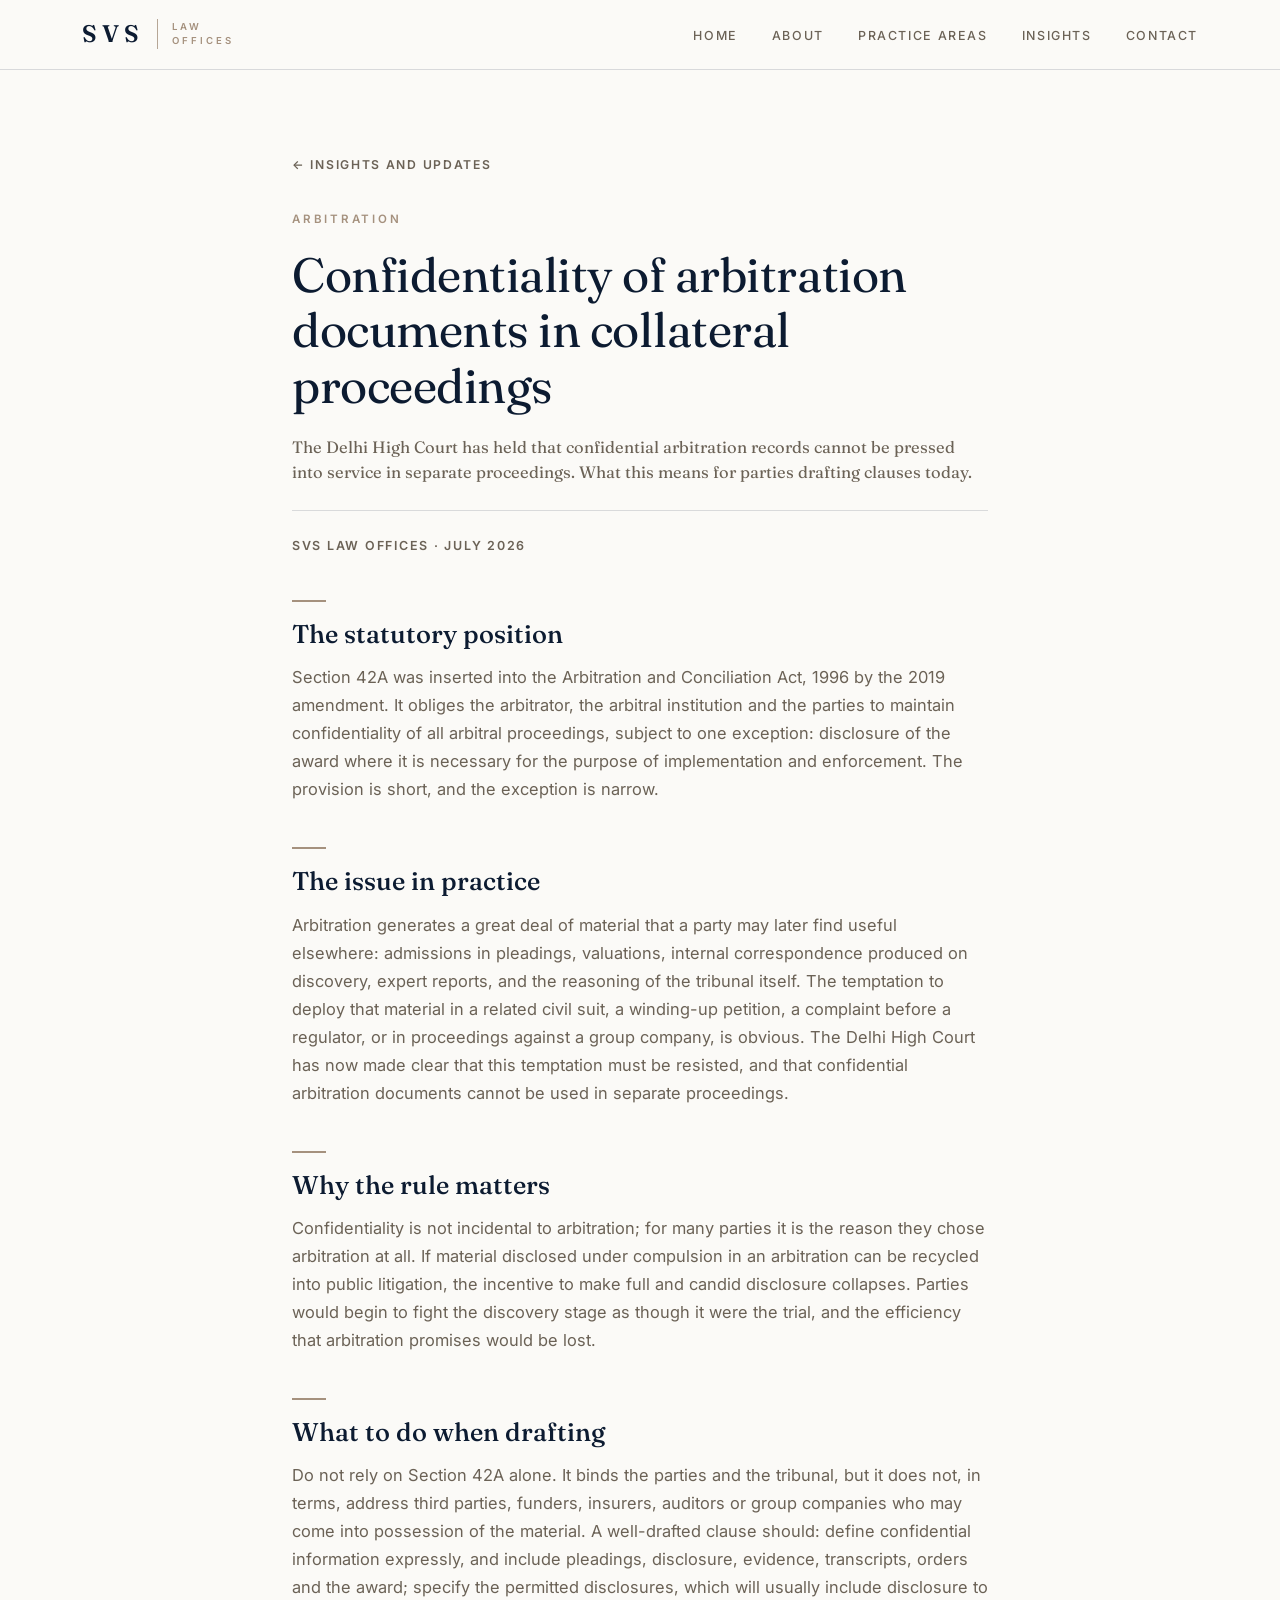
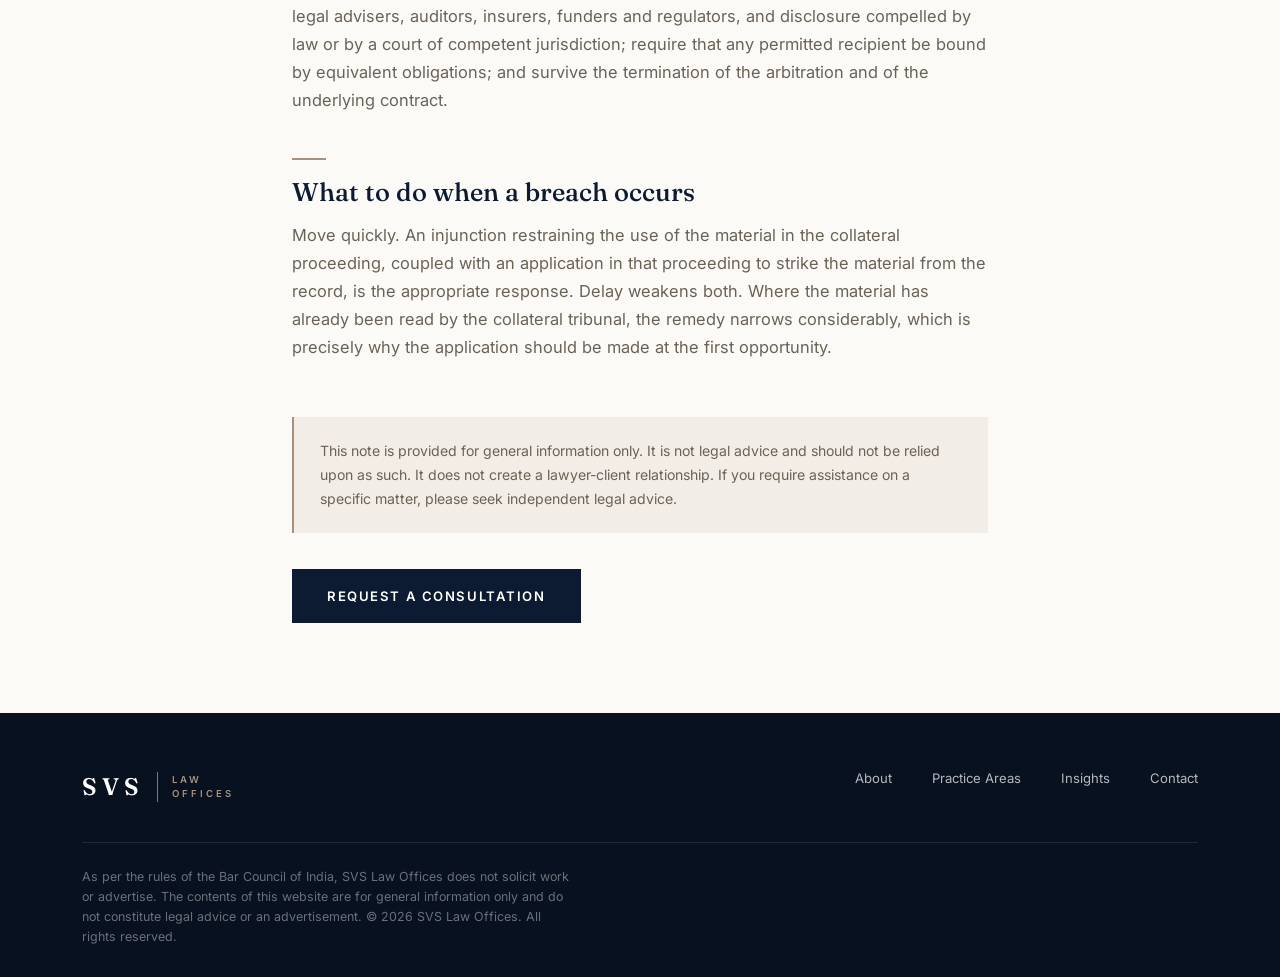
<file: notes/arbitration-confidentiality-collateral-proceedings.html>
<!DOCTYPE html>
<html lang="en">
<head>
<meta charset="UTF-8">
<meta name="viewport" content="width=device-width, initial-scale=1.0">
<title>Confidentiality of arbitration documents in collateral proceedings | SVS Law Offices</title>
<meta name="description" content="The Delhi High Court has held that confidential arbitration records cannot be pressed into service in separate proceedings. What this means for parties drafting clauses today.">
<link rel="preconnect" href="https://fonts.googleapis.com">
<link rel="preconnect" href="https://fonts.gstatic.com" crossorigin>
<link href="https://fonts.googleapis.com/css2?family=Fraunces:opsz,wght@9..144,400;9..144,500;9..144,600&family=Inter:wght@400;500;600&display=swap" rel="stylesheet">
<link rel="stylesheet" href="../assets/note.css">
</head>
<body>
<header id="header" class="scrolled">
  <div class="wrap bar">
    <a href="../index.html" class="logo">
      <span class="lg">SVS</span><span class="div"></span><span class="sm">Law<br>Offices</span>
    </a>
    <nav id="nav">
      <ul>
        <li><a href="../index.html#home">Home</a></li>
        <li><a href="../index.html#about">About</a></li>
        <li><a href="../index.html#practice">Practice Areas</a></li>
        <li><a href="../index.html#insights">Insights</a></li>
        <li><a href="../index.html#contact">Contact</a></li>
      </ul>
    </nav>
    <button class="burger" id="burger" aria-label="Toggle menu"><span></span><span></span><span></span></button>
  </div>
</header>

<article class="note">
  <div class="wrap narrow">
    <a href="../index.html#insights" class="back">&larr; Insights and Updates</a>
    <span class="cat">Arbitration</span>
    <h1>Confidentiality of arbitration documents in collateral proceedings</h1>
    <p class="standfirst">The Delhi High Court has held that confidential arbitration records cannot be pressed into service in separate proceedings. What this means for parties drafting clauses today.</p>
    <div class="meta">SVS Law Offices &middot; July 2026</div>
    <h2>The statutory position</h2>
    <p>Section 42A was inserted into the Arbitration and Conciliation Act, 1996 by the 2019 amendment. It obliges the arbitrator, the arbitral institution and the parties to maintain confidentiality of all arbitral proceedings, subject to one exception: disclosure of the award where it is necessary for the purpose of implementation and enforcement. The provision is short, and the exception is narrow.</p>
    <h2>The issue in practice</h2>
    <p>Arbitration generates a great deal of material that a party may later find useful elsewhere: admissions in pleadings, valuations, internal correspondence produced on discovery, expert reports, and the reasoning of the tribunal itself. The temptation to deploy that material in a related civil suit, a winding-up petition, a complaint before a regulator, or in proceedings against a group company, is obvious. The Delhi High Court has now made clear that this temptation must be resisted, and that confidential arbitration documents cannot be used in separate proceedings.</p>
    <h2>Why the rule matters</h2>
    <p>Confidentiality is not incidental to arbitration; for many parties it is the reason they chose arbitration at all. If material disclosed under compulsion in an arbitration can be recycled into public litigation, the incentive to make full and candid disclosure collapses. Parties would begin to fight the discovery stage as though it were the trial, and the efficiency that arbitration promises would be lost.</p>
    <h2>What to do when drafting</h2>
    <p>Do not rely on Section 42A alone. It binds the parties and the tribunal, but it does not, in terms, address third parties, funders, insurers, auditors or group companies who may come into possession of the material. A well-drafted clause should: define confidential information expressly, and include pleadings, disclosure, evidence, transcripts, orders and the award; specify the permitted disclosures, which will usually include disclosure to legal advisers, auditors, insurers, funders and regulators, and disclosure compelled by law or by a court of competent jurisdiction; require that any permitted recipient be bound by equivalent obligations; and survive the termination of the arbitration and of the underlying contract.</p>
    <h2>What to do when a breach occurs</h2>
    <p>Move quickly. An injunction restraining the use of the material in the collateral proceeding, coupled with an application in that proceeding to strike the material from the record, is the appropriate response. Delay weakens both. Where the material has already been read by the collateral tribunal, the remedy narrows considerably, which is precisely why the application should be made at the first opportunity.</p>
    <div class="note-disclaimer">
      <p>This note is provided for general information only. It is not legal advice and should not be relied upon as such. It does not create a lawyer-client relationship. If you require assistance on a specific matter, please seek independent legal advice.</p>
    </div>
    <a href="../index.html#contact" class="btn btn-primary">Request a Consultation</a>
  </div>
</article>

<footer>
  <div class="wrap">
    <div class="foot-top">
      <a href="../index.html" class="logo">
        <span class="lg">SVS</span><span class="div"></span><span class="sm">Law<br>Offices</span>
      </a>
      <div class="foot-links">
        <a href="../index.html#about">About</a>
        <a href="../index.html#practice">Practice Areas</a>
        <a href="../index.html#insights">Insights</a>
        <a href="../index.html#contact">Contact</a>
      </div>
    </div>
    <div class="foot-bottom">
      <p class="disc">As per the rules of the Bar Council of India, SVS Law Offices does not solicit work or advertise. The contents of this website are for general information only and do not constitute legal advice or an advertisement. &copy; <span id="yr"></span> SVS Law Offices. All rights reserved.</p>
    </div>
  </div>
</footer>
<script>
  document.getElementById('yr').textContent = new Date().getFullYear();
  const burger = document.getElementById('burger'), nav = document.getElementById('nav');
  burger.addEventListener('click', () => { nav.classList.toggle('open'); burger.classList.toggle('active'); });
</script>
</body>
</html>
</file>
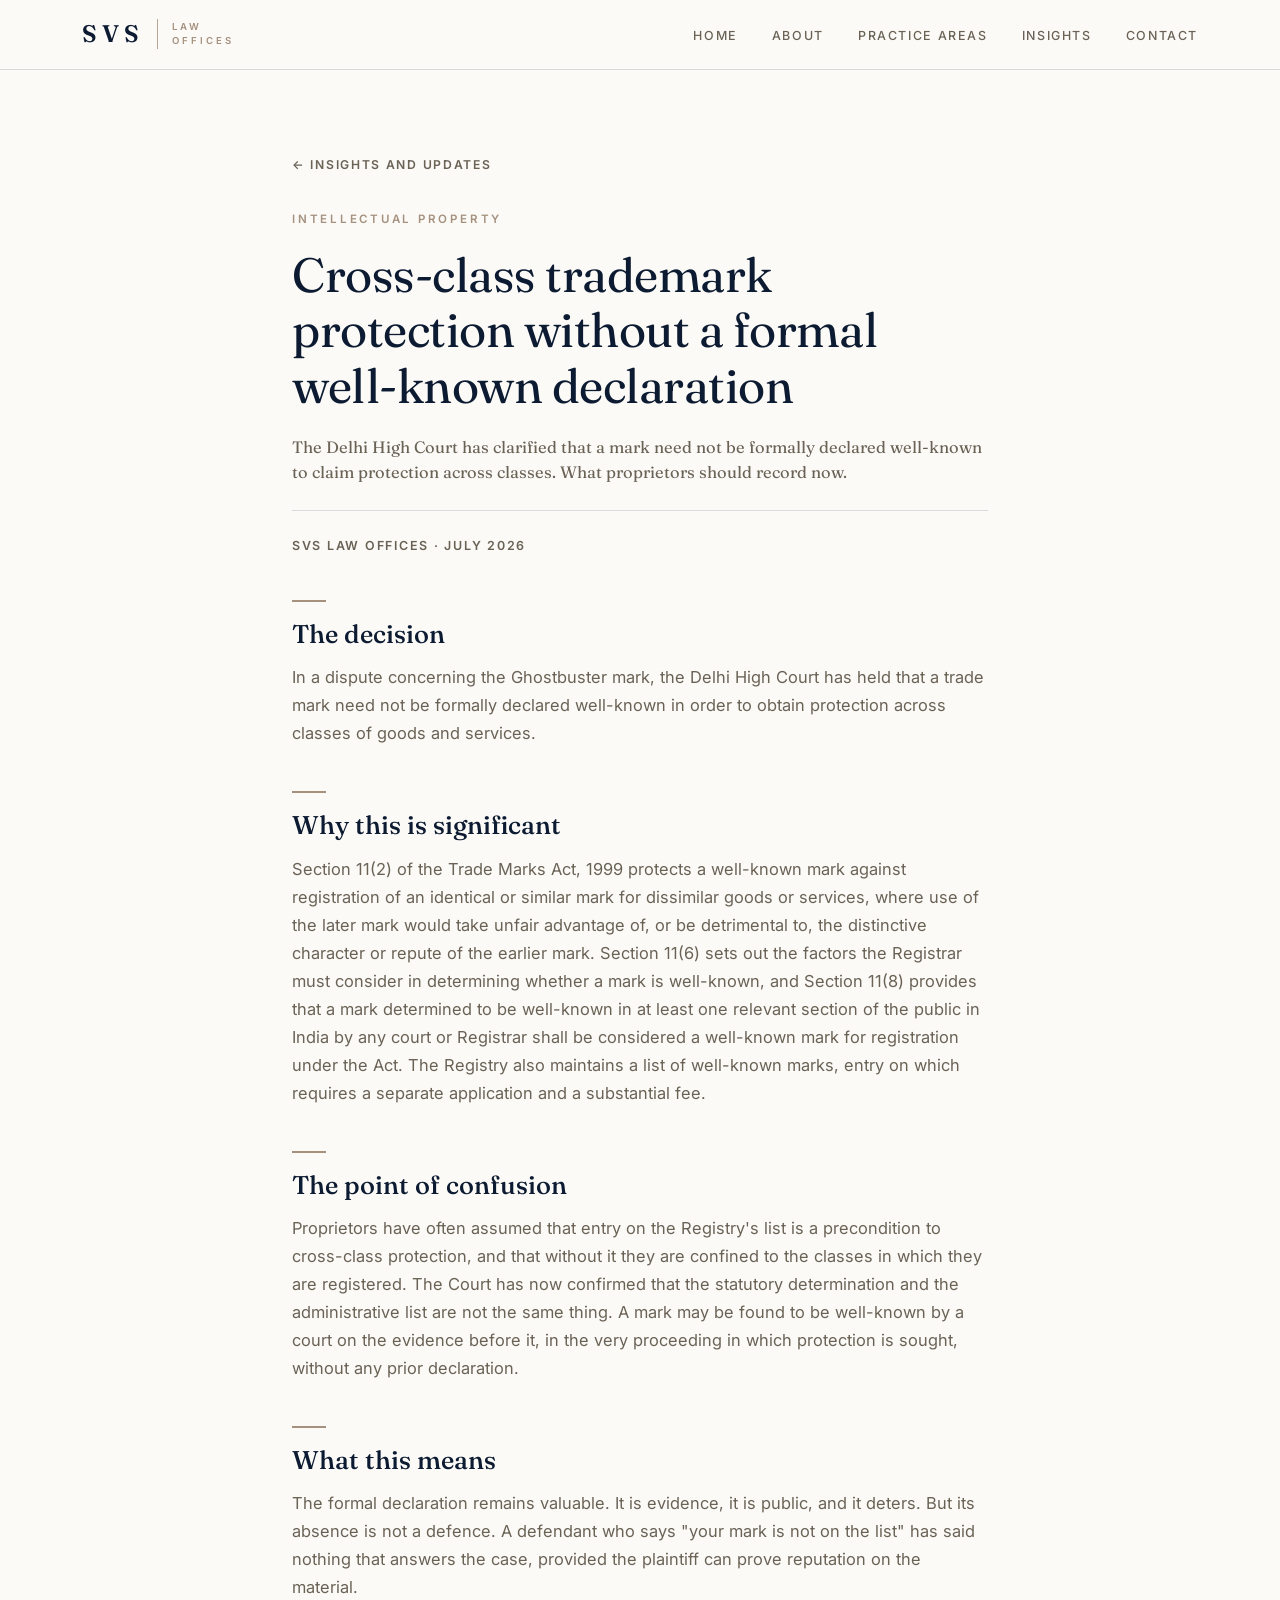
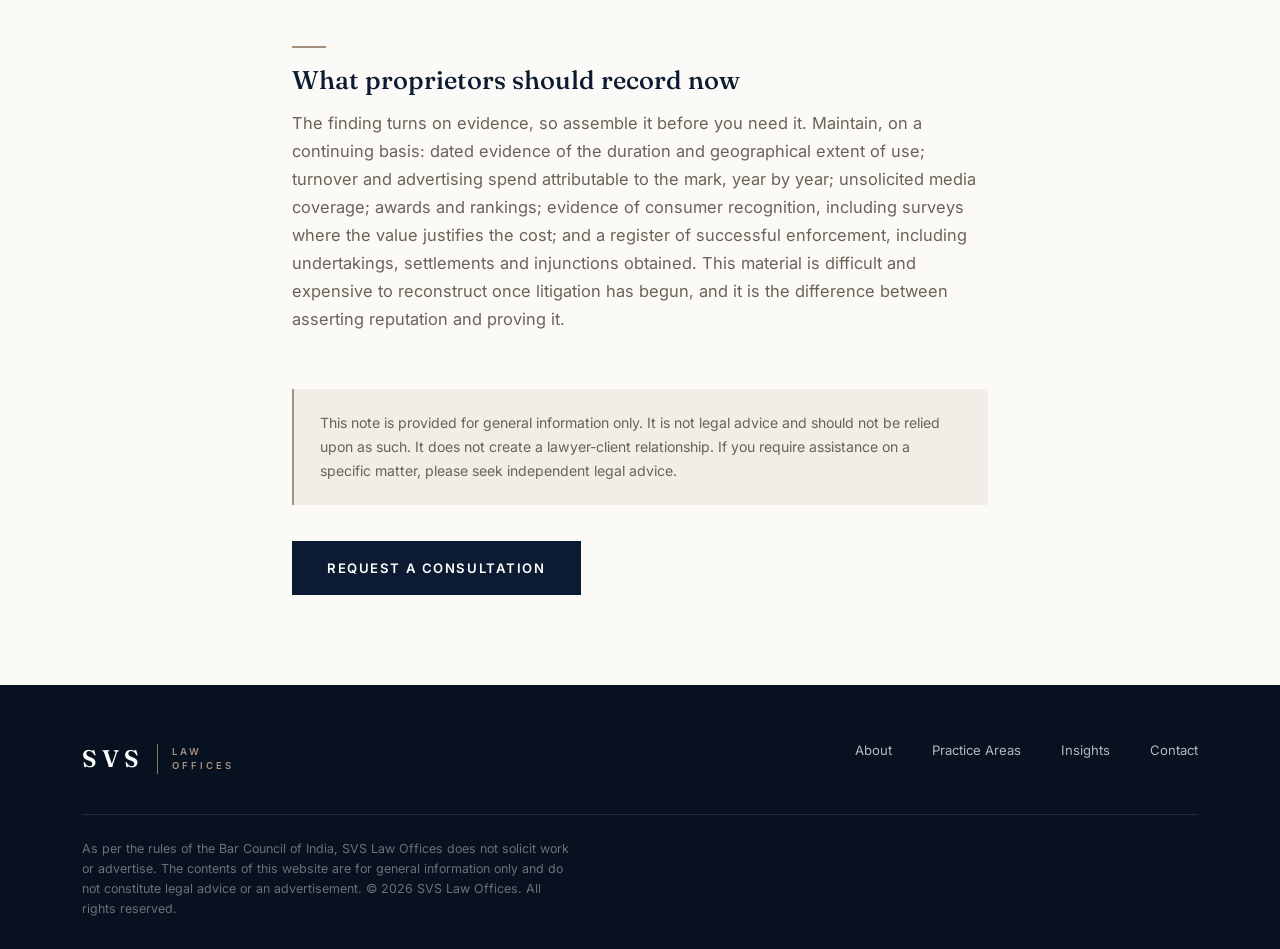
<file: notes/cross-class-trademark-protection.html>
<!DOCTYPE html>
<html lang="en">
<head>
<meta charset="UTF-8">
<meta name="viewport" content="width=device-width, initial-scale=1.0">
<title>Cross-class trademark protection without a formal well-known declaration | SVS Law Offices</title>
<meta name="description" content="The Delhi High Court has clarified that a mark need not be formally declared well-known to claim protection across classes. What proprietors should record now.">
<link rel="preconnect" href="https://fonts.googleapis.com">
<link rel="preconnect" href="https://fonts.gstatic.com" crossorigin>
<link href="https://fonts.googleapis.com/css2?family=Fraunces:opsz,wght@9..144,400;9..144,500;9..144,600&family=Inter:wght@400;500;600&display=swap" rel="stylesheet">
<link rel="stylesheet" href="../assets/note.css">
</head>
<body>
<header id="header" class="scrolled">
  <div class="wrap bar">
    <a href="../index.html" class="logo">
      <span class="lg">SVS</span><span class="div"></span><span class="sm">Law<br>Offices</span>
    </a>
    <nav id="nav">
      <ul>
        <li><a href="../index.html#home">Home</a></li>
        <li><a href="../index.html#about">About</a></li>
        <li><a href="../index.html#practice">Practice Areas</a></li>
        <li><a href="../index.html#insights">Insights</a></li>
        <li><a href="../index.html#contact">Contact</a></li>
      </ul>
    </nav>
    <button class="burger" id="burger" aria-label="Toggle menu"><span></span><span></span><span></span></button>
  </div>
</header>

<article class="note">
  <div class="wrap narrow">
    <a href="../index.html#insights" class="back">&larr; Insights and Updates</a>
    <span class="cat">Intellectual Property</span>
    <h1>Cross-class trademark protection without a formal well-known declaration</h1>
    <p class="standfirst">The Delhi High Court has clarified that a mark need not be formally declared well-known to claim protection across classes. What proprietors should record now.</p>
    <div class="meta">SVS Law Offices &middot; July 2026</div>
    <h2>The decision</h2>
    <p>In a dispute concerning the Ghostbuster mark, the Delhi High Court has held that a trade mark need not be formally declared well-known in order to obtain protection across classes of goods and services.</p>
    <h2>Why this is significant</h2>
    <p>Section 11(2) of the Trade Marks Act, 1999 protects a well-known mark against registration of an identical or similar mark for dissimilar goods or services, where use of the later mark would take unfair advantage of, or be detrimental to, the distinctive character or repute of the earlier mark. Section 11(6) sets out the factors the Registrar must consider in determining whether a mark is well-known, and Section 11(8) provides that a mark determined to be well-known in at least one relevant section of the public in India by any court or Registrar shall be considered a well-known mark for registration under the Act. The Registry also maintains a list of well-known marks, entry on which requires a separate application and a substantial fee.</p>
    <h2>The point of confusion</h2>
    <p>Proprietors have often assumed that entry on the Registry's list is a precondition to cross-class protection, and that without it they are confined to the classes in which they are registered. The Court has now confirmed that the statutory determination and the administrative list are not the same thing. A mark may be found to be well-known by a court on the evidence before it, in the very proceeding in which protection is sought, without any prior declaration.</p>
    <h2>What this means</h2>
    <p>The formal declaration remains valuable. It is evidence, it is public, and it deters. But its absence is not a defence. A defendant who says "your mark is not on the list" has said nothing that answers the case, provided the plaintiff can prove reputation on the material.</p>
    <h2>What proprietors should record now</h2>
    <p>The finding turns on evidence, so assemble it before you need it. Maintain, on a continuing basis: dated evidence of the duration and geographical extent of use; turnover and advertising spend attributable to the mark, year by year; unsolicited media coverage; awards and rankings; evidence of consumer recognition, including surveys where the value justifies the cost; and a register of successful enforcement, including undertakings, settlements and injunctions obtained. This material is difficult and expensive to reconstruct once litigation has begun, and it is the difference between asserting reputation and proving it.</p>
    <div class="note-disclaimer">
      <p>This note is provided for general information only. It is not legal advice and should not be relied upon as such. It does not create a lawyer-client relationship. If you require assistance on a specific matter, please seek independent legal advice.</p>
    </div>
    <a href="../index.html#contact" class="btn btn-primary">Request a Consultation</a>
  </div>
</article>

<footer>
  <div class="wrap">
    <div class="foot-top">
      <a href="../index.html" class="logo">
        <span class="lg">SVS</span><span class="div"></span><span class="sm">Law<br>Offices</span>
      </a>
      <div class="foot-links">
        <a href="../index.html#about">About</a>
        <a href="../index.html#practice">Practice Areas</a>
        <a href="../index.html#insights">Insights</a>
        <a href="../index.html#contact">Contact</a>
      </div>
    </div>
    <div class="foot-bottom">
      <p class="disc">As per the rules of the Bar Council of India, SVS Law Offices does not solicit work or advertise. The contents of this website are for general information only and do not constitute legal advice or an advertisement. &copy; <span id="yr"></span> SVS Law Offices. All rights reserved.</p>
    </div>
  </div>
</footer>
<script>
  document.getElementById('yr').textContent = new Date().getFullYear();
  const burger = document.getElementById('burger'), nav = document.getElementById('nav');
  burger.addEventListener('click', () => { nav.classList.toggle('open'); burger.classList.toggle('active'); });
</script>
</body>
</html>
</file>
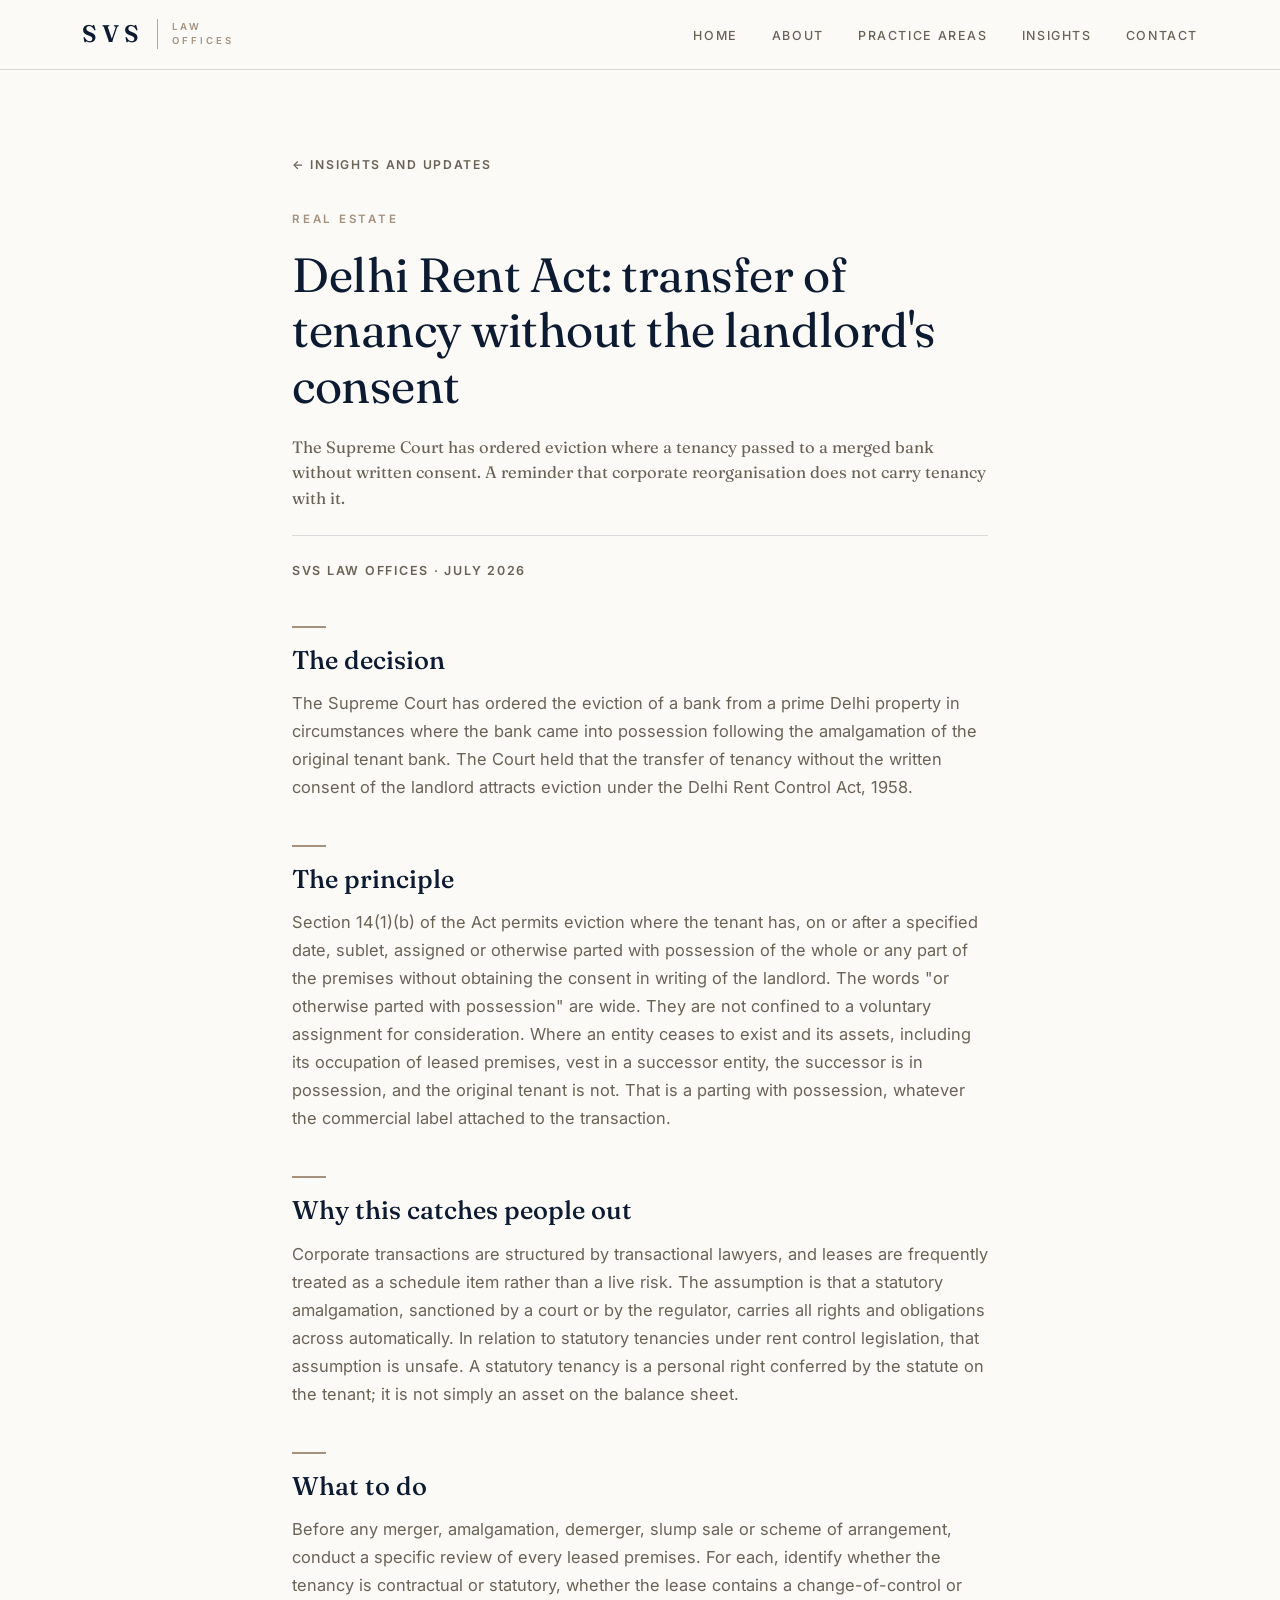
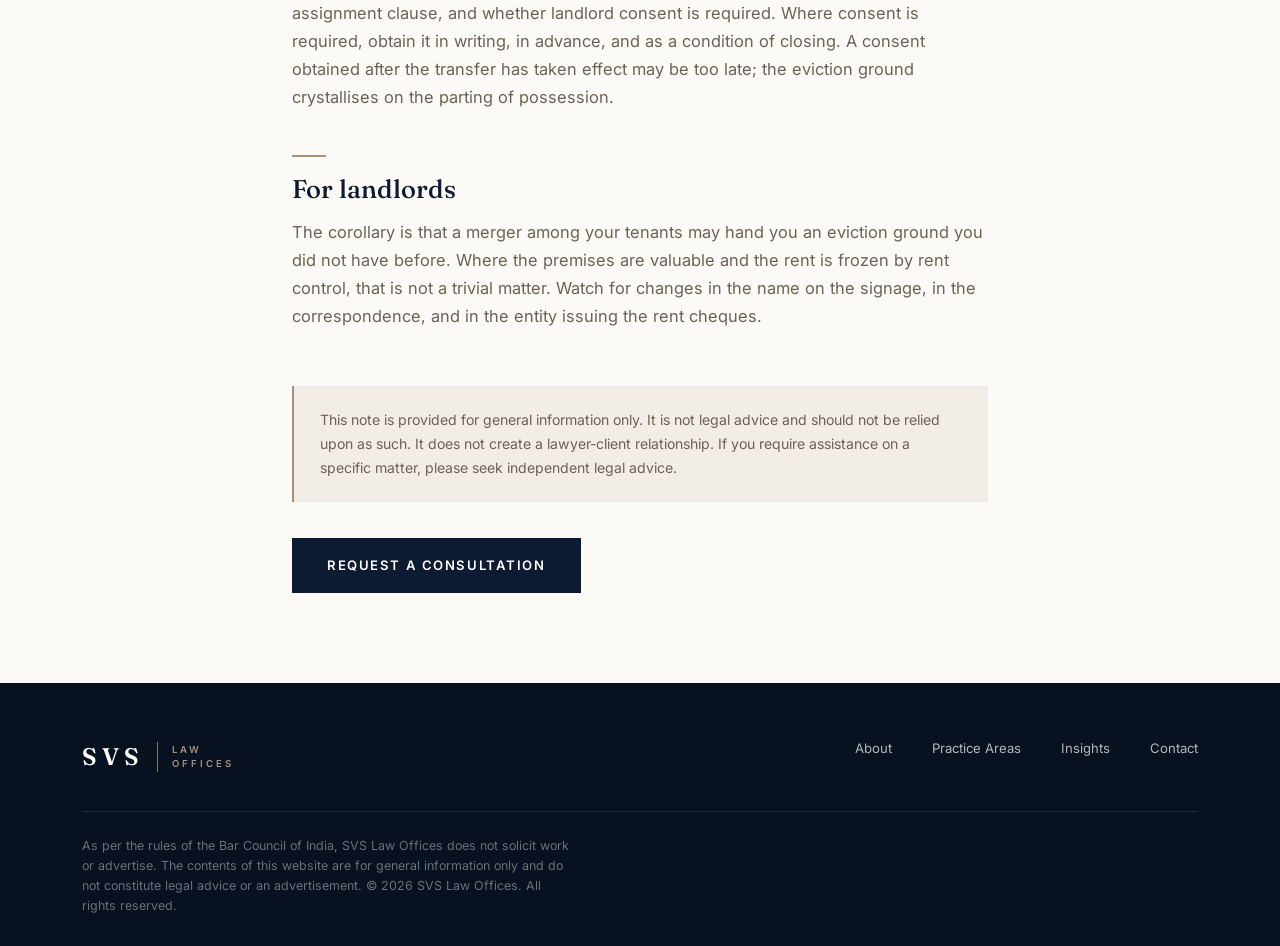
<file: notes/delhi-rent-act-tenancy-transfer.html>
<!DOCTYPE html>
<html lang="en">
<head>
<meta charset="UTF-8">
<meta name="viewport" content="width=device-width, initial-scale=1.0">
<title>Delhi Rent Act: transfer of tenancy without the landlord&#x27;s consent | SVS Law Offices</title>
<meta name="description" content="The Supreme Court has ordered eviction where a tenancy passed to a merged bank without written consent. A reminder that corporate reorganisation does not carry tenancy with it.">
<link rel="preconnect" href="https://fonts.googleapis.com">
<link rel="preconnect" href="https://fonts.gstatic.com" crossorigin>
<link href="https://fonts.googleapis.com/css2?family=Fraunces:opsz,wght@9..144,400;9..144,500;9..144,600&family=Inter:wght@400;500;600&display=swap" rel="stylesheet">
<link rel="stylesheet" href="../assets/note.css">
</head>
<body>
<header id="header" class="scrolled">
  <div class="wrap bar">
    <a href="../index.html" class="logo">
      <span class="lg">SVS</span><span class="div"></span><span class="sm">Law<br>Offices</span>
    </a>
    <nav id="nav">
      <ul>
        <li><a href="../index.html#home">Home</a></li>
        <li><a href="../index.html#about">About</a></li>
        <li><a href="../index.html#practice">Practice Areas</a></li>
        <li><a href="../index.html#insights">Insights</a></li>
        <li><a href="../index.html#contact">Contact</a></li>
      </ul>
    </nav>
    <button class="burger" id="burger" aria-label="Toggle menu"><span></span><span></span><span></span></button>
  </div>
</header>

<article class="note">
  <div class="wrap narrow">
    <a href="../index.html#insights" class="back">&larr; Insights and Updates</a>
    <span class="cat">Real Estate</span>
    <h1>Delhi Rent Act: transfer of tenancy without the landlord&#x27;s consent</h1>
    <p class="standfirst">The Supreme Court has ordered eviction where a tenancy passed to a merged bank without written consent. A reminder that corporate reorganisation does not carry tenancy with it.</p>
    <div class="meta">SVS Law Offices &middot; July 2026</div>
    <h2>The decision</h2>
    <p>The Supreme Court has ordered the eviction of a bank from a prime Delhi property in circumstances where the bank came into possession following the amalgamation of the original tenant bank. The Court held that the transfer of tenancy without the written consent of the landlord attracts eviction under the Delhi Rent Control Act, 1958.</p>
    <h2>The principle</h2>
    <p>Section 14(1)(b) of the Act permits eviction where the tenant has, on or after a specified date, sublet, assigned or otherwise parted with possession of the whole or any part of the premises without obtaining the consent in writing of the landlord. The words "or otherwise parted with possession" are wide. They are not confined to a voluntary assignment for consideration. Where an entity ceases to exist and its assets, including its occupation of leased premises, vest in a successor entity, the successor is in possession, and the original tenant is not. That is a parting with possession, whatever the commercial label attached to the transaction.</p>
    <h2>Why this catches people out</h2>
    <p>Corporate transactions are structured by transactional lawyers, and leases are frequently treated as a schedule item rather than a live risk. The assumption is that a statutory amalgamation, sanctioned by a court or by the regulator, carries all rights and obligations across automatically. In relation to statutory tenancies under rent control legislation, that assumption is unsafe. A statutory tenancy is a personal right conferred by the statute on the tenant; it is not simply an asset on the balance sheet.</p>
    <h2>What to do</h2>
    <p>Before any merger, amalgamation, demerger, slump sale or scheme of arrangement, conduct a specific review of every leased premises. For each, identify whether the tenancy is contractual or statutory, whether the lease contains a change-of-control or assignment clause, and whether landlord consent is required. Where consent is required, obtain it in writing, in advance, and as a condition of closing. A consent obtained after the transfer has taken effect may be too late; the eviction ground crystallises on the parting of possession.</p>
    <h2>For landlords</h2>
    <p>The corollary is that a merger among your tenants may hand you an eviction ground you did not have before. Where the premises are valuable and the rent is frozen by rent control, that is not a trivial matter. Watch for changes in the name on the signage, in the correspondence, and in the entity issuing the rent cheques.</p>
    <div class="note-disclaimer">
      <p>This note is provided for general information only. It is not legal advice and should not be relied upon as such. It does not create a lawyer-client relationship. If you require assistance on a specific matter, please seek independent legal advice.</p>
    </div>
    <a href="../index.html#contact" class="btn btn-primary">Request a Consultation</a>
  </div>
</article>

<footer>
  <div class="wrap">
    <div class="foot-top">
      <a href="../index.html" class="logo">
        <span class="lg">SVS</span><span class="div"></span><span class="sm">Law<br>Offices</span>
      </a>
      <div class="foot-links">
        <a href="../index.html#about">About</a>
        <a href="../index.html#practice">Practice Areas</a>
        <a href="../index.html#insights">Insights</a>
        <a href="../index.html#contact">Contact</a>
      </div>
    </div>
    <div class="foot-bottom">
      <p class="disc">As per the rules of the Bar Council of India, SVS Law Offices does not solicit work or advertise. The contents of this website are for general information only and do not constitute legal advice or an advertisement. &copy; <span id="yr"></span> SVS Law Offices. All rights reserved.</p>
    </div>
  </div>
</footer>
<script>
  document.getElementById('yr').textContent = new Date().getFullYear();
  const burger = document.getElementById('burger'), nav = document.getElementById('nav');
  burger.addEventListener('click', () => { nav.classList.toggle('open'); burger.classList.toggle('active'); });
</script>
</body>
</html>
</file>
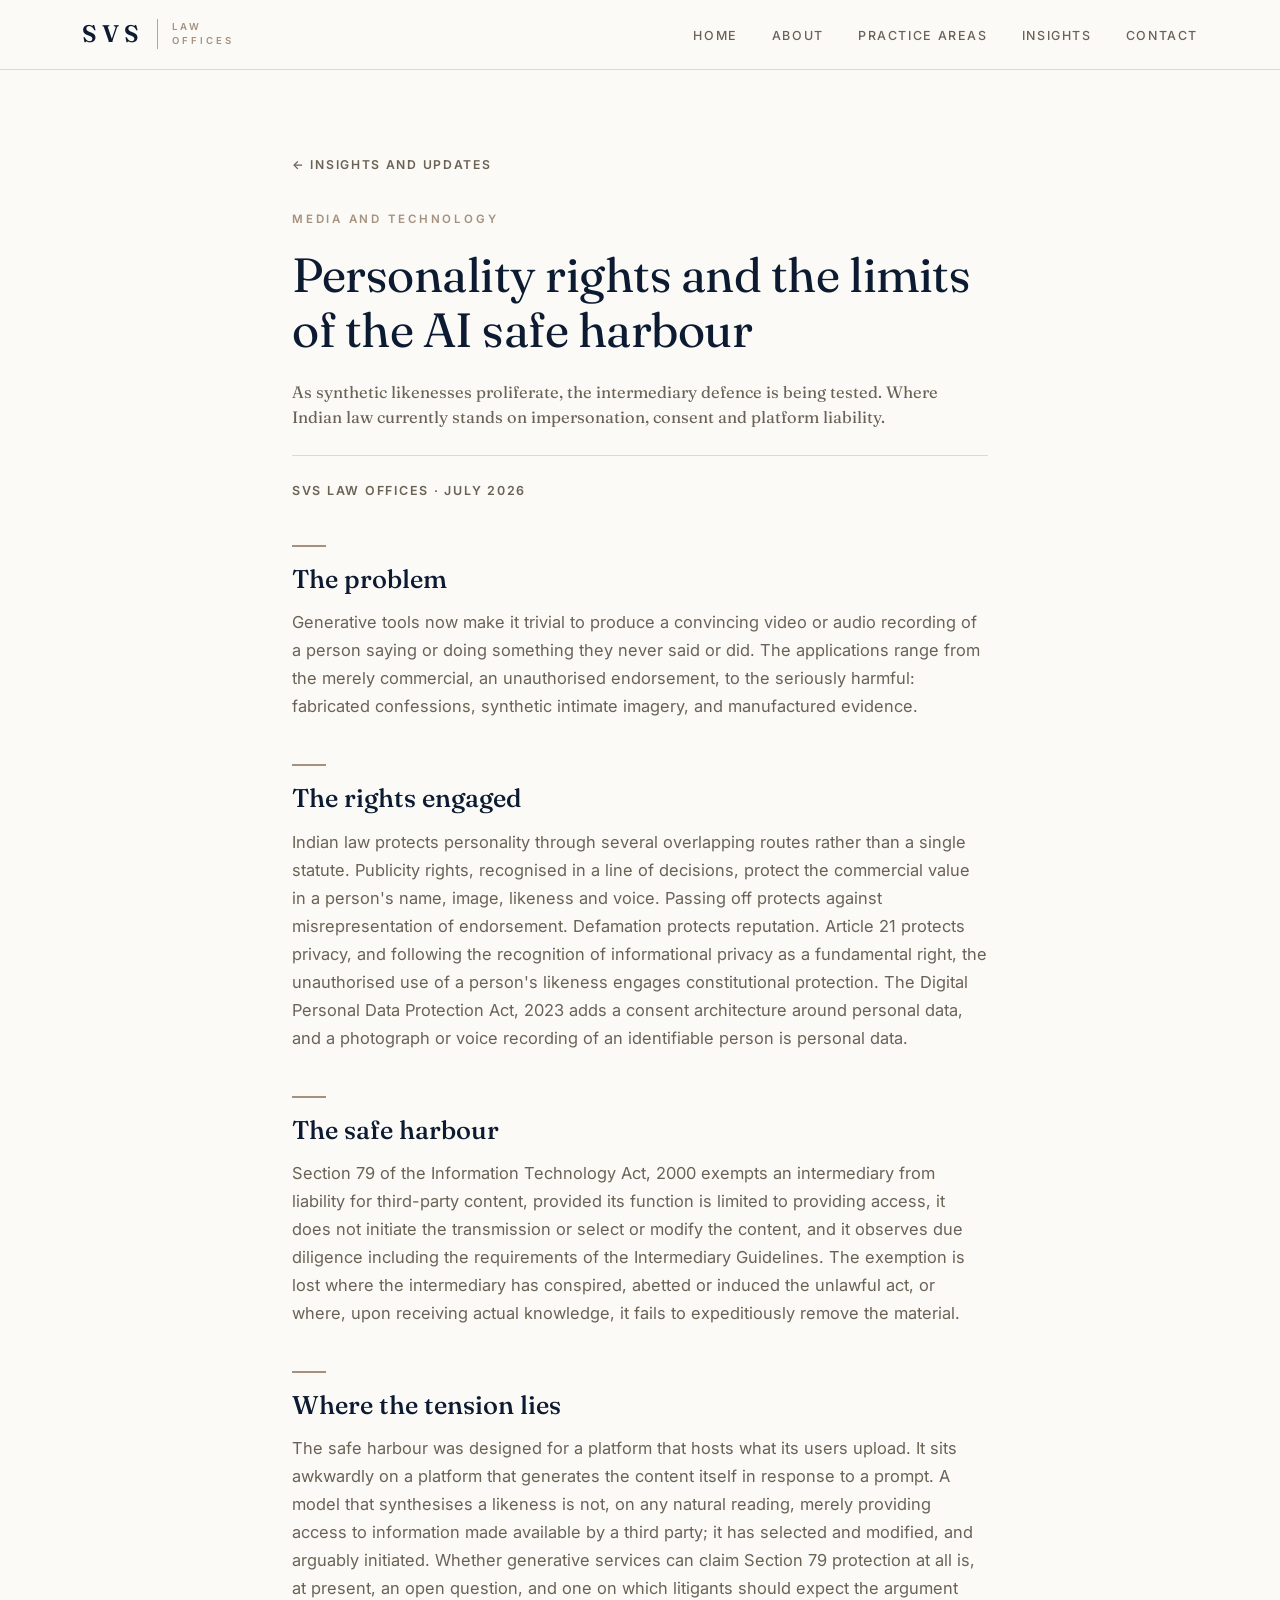
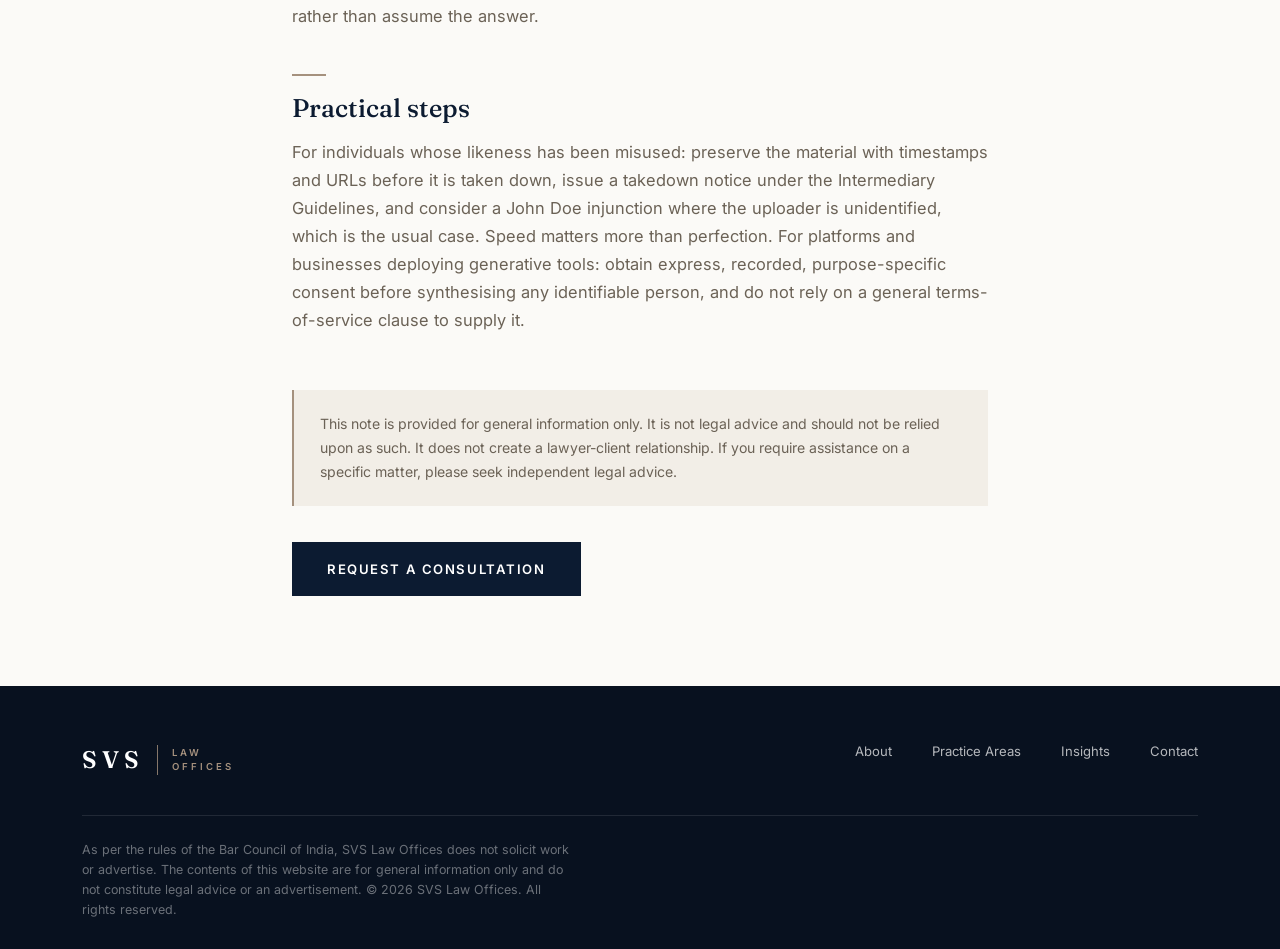
<file: notes/personality-rights-ai-safe-harbour.html>
<!DOCTYPE html>
<html lang="en">
<head>
<meta charset="UTF-8">
<meta name="viewport" content="width=device-width, initial-scale=1.0">
<title>Personality rights and the limits of the AI safe harbour | SVS Law Offices</title>
<meta name="description" content="As synthetic likenesses proliferate, the intermediary defence is being tested. Where Indian law currently stands on impersonation, consent and platform liability.">
<link rel="preconnect" href="https://fonts.googleapis.com">
<link rel="preconnect" href="https://fonts.gstatic.com" crossorigin>
<link href="https://fonts.googleapis.com/css2?family=Fraunces:opsz,wght@9..144,400;9..144,500;9..144,600&family=Inter:wght@400;500;600&display=swap" rel="stylesheet">
<link rel="stylesheet" href="../assets/note.css">
</head>
<body>
<header id="header" class="scrolled">
  <div class="wrap bar">
    <a href="../index.html" class="logo">
      <span class="lg">SVS</span><span class="div"></span><span class="sm">Law<br>Offices</span>
    </a>
    <nav id="nav">
      <ul>
        <li><a href="../index.html#home">Home</a></li>
        <li><a href="../index.html#about">About</a></li>
        <li><a href="../index.html#practice">Practice Areas</a></li>
        <li><a href="../index.html#insights">Insights</a></li>
        <li><a href="../index.html#contact">Contact</a></li>
      </ul>
    </nav>
    <button class="burger" id="burger" aria-label="Toggle menu"><span></span><span></span><span></span></button>
  </div>
</header>

<article class="note">
  <div class="wrap narrow">
    <a href="../index.html#insights" class="back">&larr; Insights and Updates</a>
    <span class="cat">Media and Technology</span>
    <h1>Personality rights and the limits of the AI safe harbour</h1>
    <p class="standfirst">As synthetic likenesses proliferate, the intermediary defence is being tested. Where Indian law currently stands on impersonation, consent and platform liability.</p>
    <div class="meta">SVS Law Offices &middot; July 2026</div>
    <h2>The problem</h2>
    <p>Generative tools now make it trivial to produce a convincing video or audio recording of a person saying or doing something they never said or did. The applications range from the merely commercial, an unauthorised endorsement, to the seriously harmful: fabricated confessions, synthetic intimate imagery, and manufactured evidence.</p>
    <h2>The rights engaged</h2>
    <p>Indian law protects personality through several overlapping routes rather than a single statute. Publicity rights, recognised in a line of decisions, protect the commercial value in a person's name, image, likeness and voice. Passing off protects against misrepresentation of endorsement. Defamation protects reputation. Article 21 protects privacy, and following the recognition of informational privacy as a fundamental right, the unauthorised use of a person's likeness engages constitutional protection. The Digital Personal Data Protection Act, 2023 adds a consent architecture around personal data, and a photograph or voice recording of an identifiable person is personal data.</p>
    <h2>The safe harbour</h2>
    <p>Section 79 of the Information Technology Act, 2000 exempts an intermediary from liability for third-party content, provided its function is limited to providing access, it does not initiate the transmission or select or modify the content, and it observes due diligence including the requirements of the Intermediary Guidelines. The exemption is lost where the intermediary has conspired, abetted or induced the unlawful act, or where, upon receiving actual knowledge, it fails to expeditiously remove the material.</p>
    <h2>Where the tension lies</h2>
    <p>The safe harbour was designed for a platform that hosts what its users upload. It sits awkwardly on a platform that generates the content itself in response to a prompt. A model that synthesises a likeness is not, on any natural reading, merely providing access to information made available by a third party; it has selected and modified, and arguably initiated. Whether generative services can claim Section 79 protection at all is, at present, an open question, and one on which litigants should expect the argument rather than assume the answer.</p>
    <h2>Practical steps</h2>
    <p>For individuals whose likeness has been misused: preserve the material with timestamps and URLs before it is taken down, issue a takedown notice under the Intermediary Guidelines, and consider a John Doe injunction where the uploader is unidentified, which is the usual case. Speed matters more than perfection. For platforms and businesses deploying generative tools: obtain express, recorded, purpose-specific consent before synthesising any identifiable person, and do not rely on a general terms-of-service clause to supply it.</p>
    <div class="note-disclaimer">
      <p>This note is provided for general information only. It is not legal advice and should not be relied upon as such. It does not create a lawyer-client relationship. If you require assistance on a specific matter, please seek independent legal advice.</p>
    </div>
    <a href="../index.html#contact" class="btn btn-primary">Request a Consultation</a>
  </div>
</article>

<footer>
  <div class="wrap">
    <div class="foot-top">
      <a href="../index.html" class="logo">
        <span class="lg">SVS</span><span class="div"></span><span class="sm">Law<br>Offices</span>
      </a>
      <div class="foot-links">
        <a href="../index.html#about">About</a>
        <a href="../index.html#practice">Practice Areas</a>
        <a href="../index.html#insights">Insights</a>
        <a href="../index.html#contact">Contact</a>
      </div>
    </div>
    <div class="foot-bottom">
      <p class="disc">As per the rules of the Bar Council of India, SVS Law Offices does not solicit work or advertise. The contents of this website are for general information only and do not constitute legal advice or an advertisement. &copy; <span id="yr"></span> SVS Law Offices. All rights reserved.</p>
    </div>
  </div>
</footer>
<script>
  document.getElementById('yr').textContent = new Date().getFullYear();
  const burger = document.getElementById('burger'), nav = document.getElementById('nav');
  burger.addEventListener('click', () => { nav.classList.toggle('open'); burger.classList.toggle('active'); });
</script>
</body>
</html>
</file>
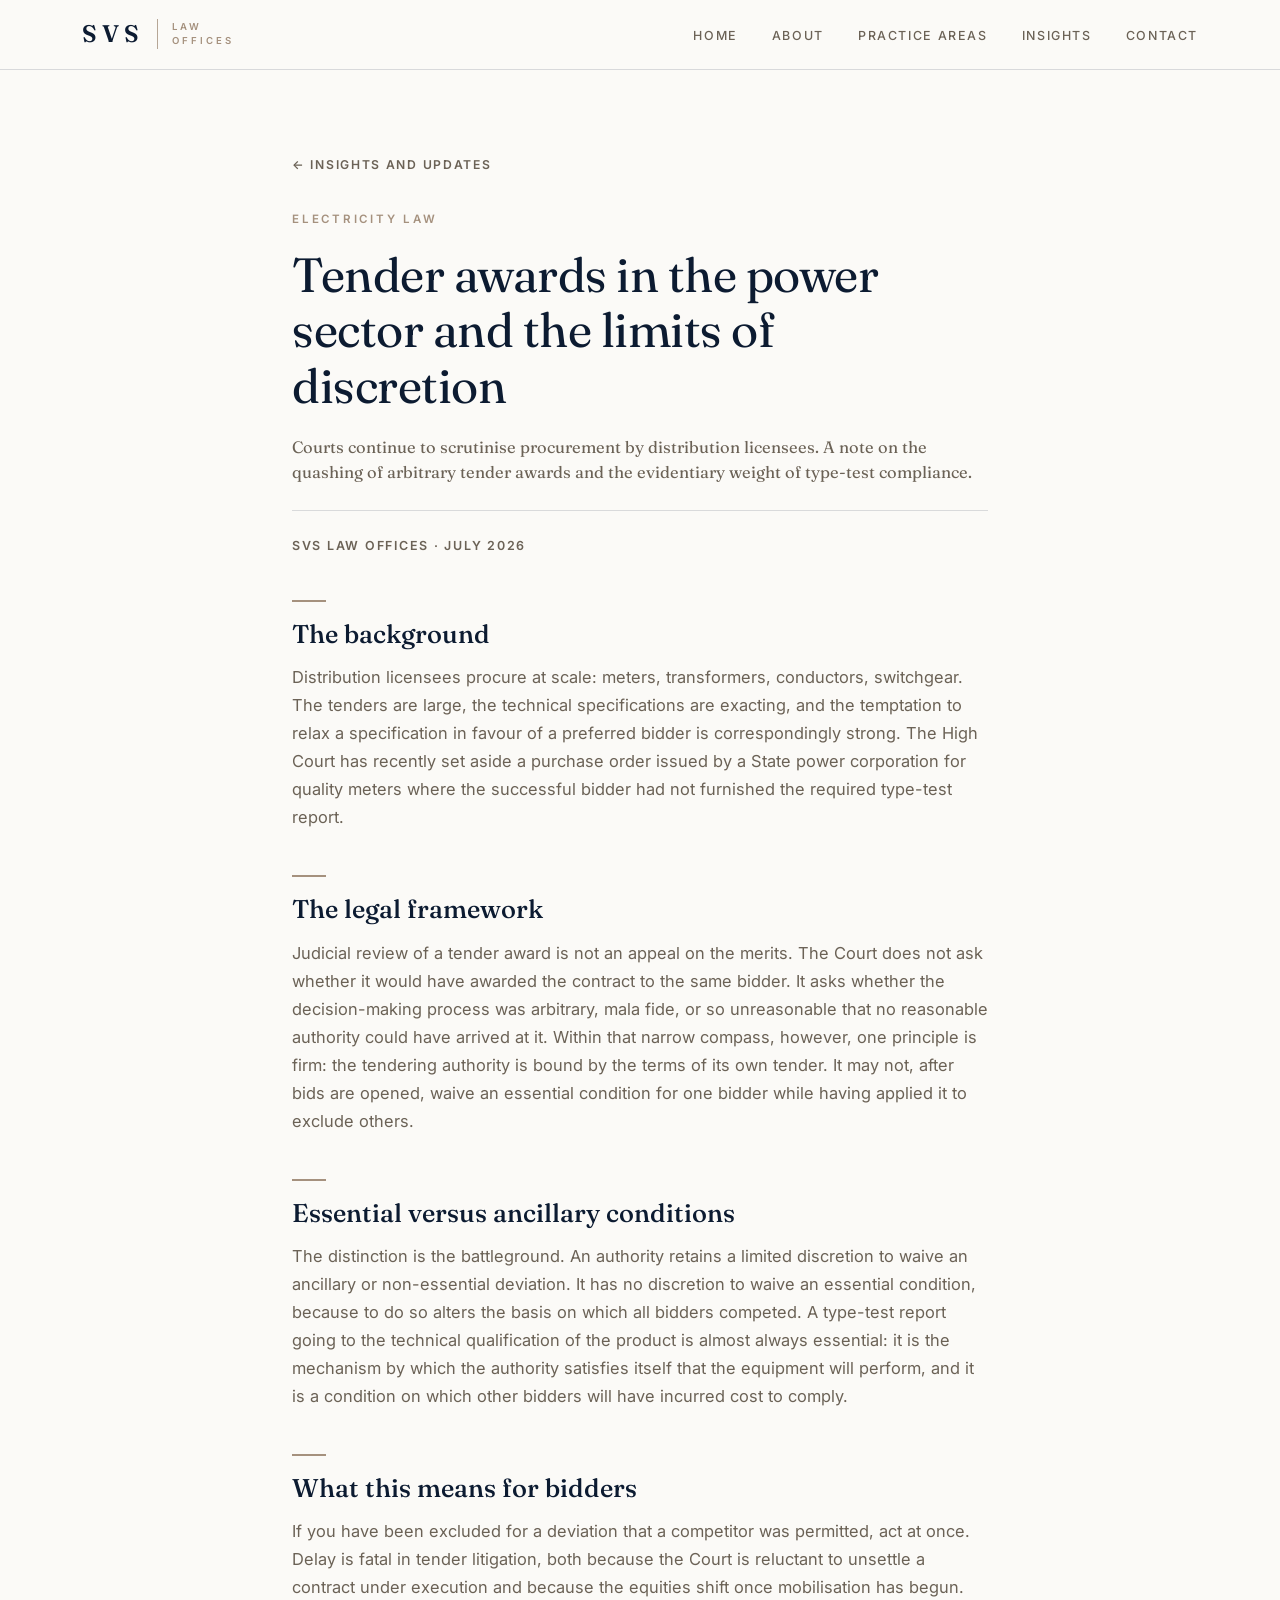
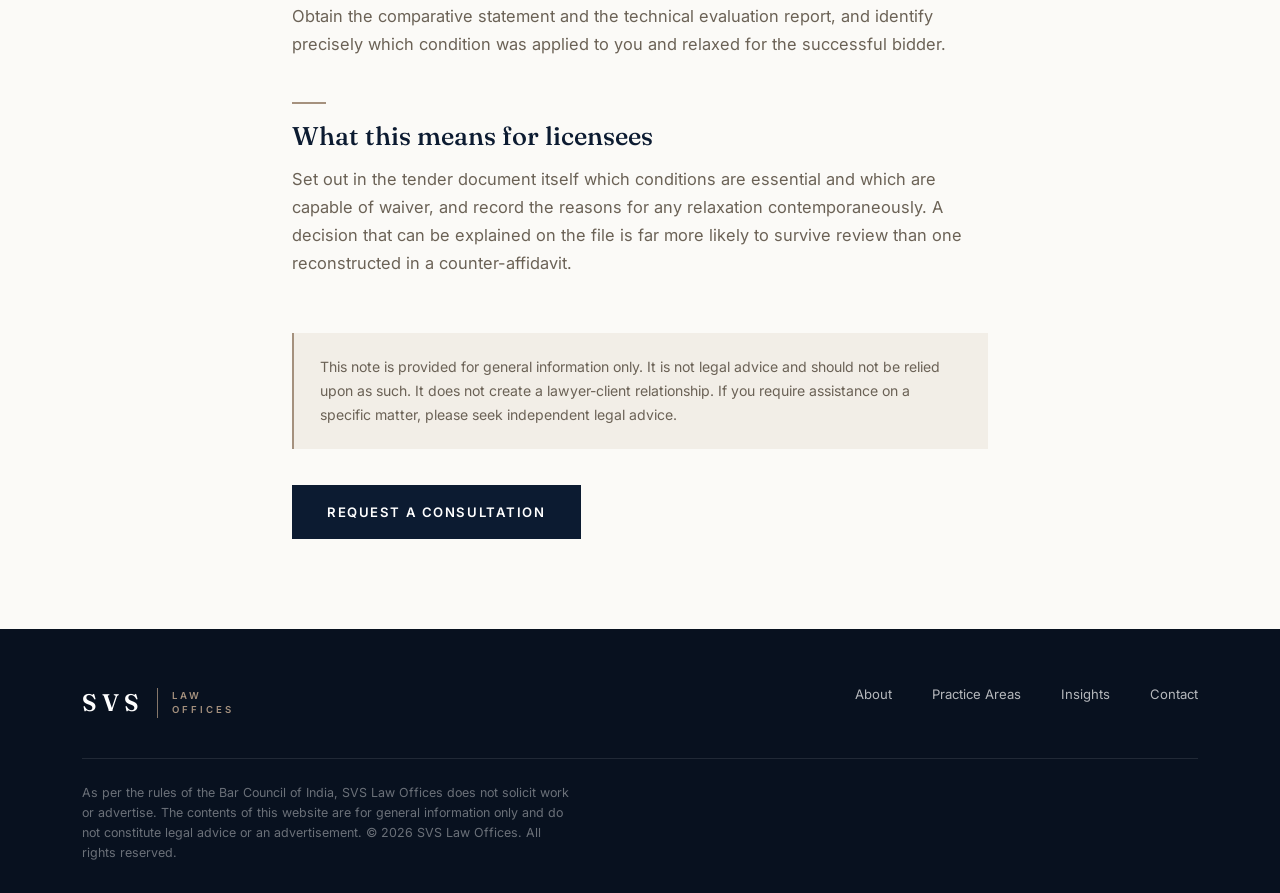
<file: notes/power-sector-tender-awards.html>
<!DOCTYPE html>
<html lang="en">
<head>
<meta charset="UTF-8">
<meta name="viewport" content="width=device-width, initial-scale=1.0">
<title>Tender awards in the power sector and the limits of discretion | SVS Law Offices</title>
<meta name="description" content="Courts continue to scrutinise procurement by distribution licensees. A note on the quashing of arbitrary tender awards and the evidentiary weight of type-test compliance.">
<link rel="preconnect" href="https://fonts.googleapis.com">
<link rel="preconnect" href="https://fonts.gstatic.com" crossorigin>
<link href="https://fonts.googleapis.com/css2?family=Fraunces:opsz,wght@9..144,400;9..144,500;9..144,600&family=Inter:wght@400;500;600&display=swap" rel="stylesheet">
<link rel="stylesheet" href="../assets/note.css">
</head>
<body>
<header id="header" class="scrolled">
  <div class="wrap bar">
    <a href="../index.html" class="logo">
      <span class="lg">SVS</span><span class="div"></span><span class="sm">Law<br>Offices</span>
    </a>
    <nav id="nav">
      <ul>
        <li><a href="../index.html#home">Home</a></li>
        <li><a href="../index.html#about">About</a></li>
        <li><a href="../index.html#practice">Practice Areas</a></li>
        <li><a href="../index.html#insights">Insights</a></li>
        <li><a href="../index.html#contact">Contact</a></li>
      </ul>
    </nav>
    <button class="burger" id="burger" aria-label="Toggle menu"><span></span><span></span><span></span></button>
  </div>
</header>

<article class="note">
  <div class="wrap narrow">
    <a href="../index.html#insights" class="back">&larr; Insights and Updates</a>
    <span class="cat">Electricity Law</span>
    <h1>Tender awards in the power sector and the limits of discretion</h1>
    <p class="standfirst">Courts continue to scrutinise procurement by distribution licensees. A note on the quashing of arbitrary tender awards and the evidentiary weight of type-test compliance.</p>
    <div class="meta">SVS Law Offices &middot; July 2026</div>
    <h2>The background</h2>
    <p>Distribution licensees procure at scale: meters, transformers, conductors, switchgear. The tenders are large, the technical specifications are exacting, and the temptation to relax a specification in favour of a preferred bidder is correspondingly strong. The High Court has recently set aside a purchase order issued by a State power corporation for quality meters where the successful bidder had not furnished the required type-test report.</p>
    <h2>The legal framework</h2>
    <p>Judicial review of a tender award is not an appeal on the merits. The Court does not ask whether it would have awarded the contract to the same bidder. It asks whether the decision-making process was arbitrary, mala fide, or so unreasonable that no reasonable authority could have arrived at it. Within that narrow compass, however, one principle is firm: the tendering authority is bound by the terms of its own tender. It may not, after bids are opened, waive an essential condition for one bidder while having applied it to exclude others.</p>
    <h2>Essential versus ancillary conditions</h2>
    <p>The distinction is the battleground. An authority retains a limited discretion to waive an ancillary or non-essential deviation. It has no discretion to waive an essential condition, because to do so alters the basis on which all bidders competed. A type-test report going to the technical qualification of the product is almost always essential: it is the mechanism by which the authority satisfies itself that the equipment will perform, and it is a condition on which other bidders will have incurred cost to comply.</p>
    <h2>What this means for bidders</h2>
    <p>If you have been excluded for a deviation that a competitor was permitted, act at once. Delay is fatal in tender litigation, both because the Court is reluctant to unsettle a contract under execution and because the equities shift once mobilisation has begun. Obtain the comparative statement and the technical evaluation report, and identify precisely which condition was applied to you and relaxed for the successful bidder.</p>
    <h2>What this means for licensees</h2>
    <p>Set out in the tender document itself which conditions are essential and which are capable of waiver, and record the reasons for any relaxation contemporaneously. A decision that can be explained on the file is far more likely to survive review than one reconstructed in a counter-affidavit.</p>
    <div class="note-disclaimer">
      <p>This note is provided for general information only. It is not legal advice and should not be relied upon as such. It does not create a lawyer-client relationship. If you require assistance on a specific matter, please seek independent legal advice.</p>
    </div>
    <a href="../index.html#contact" class="btn btn-primary">Request a Consultation</a>
  </div>
</article>

<footer>
  <div class="wrap">
    <div class="foot-top">
      <a href="../index.html" class="logo">
        <span class="lg">SVS</span><span class="div"></span><span class="sm">Law<br>Offices</span>
      </a>
      <div class="foot-links">
        <a href="../index.html#about">About</a>
        <a href="../index.html#practice">Practice Areas</a>
        <a href="../index.html#insights">Insights</a>
        <a href="../index.html#contact">Contact</a>
      </div>
    </div>
    <div class="foot-bottom">
      <p class="disc">As per the rules of the Bar Council of India, SVS Law Offices does not solicit work or advertise. The contents of this website are for general information only and do not constitute legal advice or an advertisement. &copy; <span id="yr"></span> SVS Law Offices. All rights reserved.</p>
    </div>
  </div>
</footer>
<script>
  document.getElementById('yr').textContent = new Date().getFullYear();
  const burger = document.getElementById('burger'), nav = document.getElementById('nav');
  burger.addEventListener('click', () => { nav.classList.toggle('open'); burger.classList.toggle('active'); });
</script>
</body>
</html>
</file>
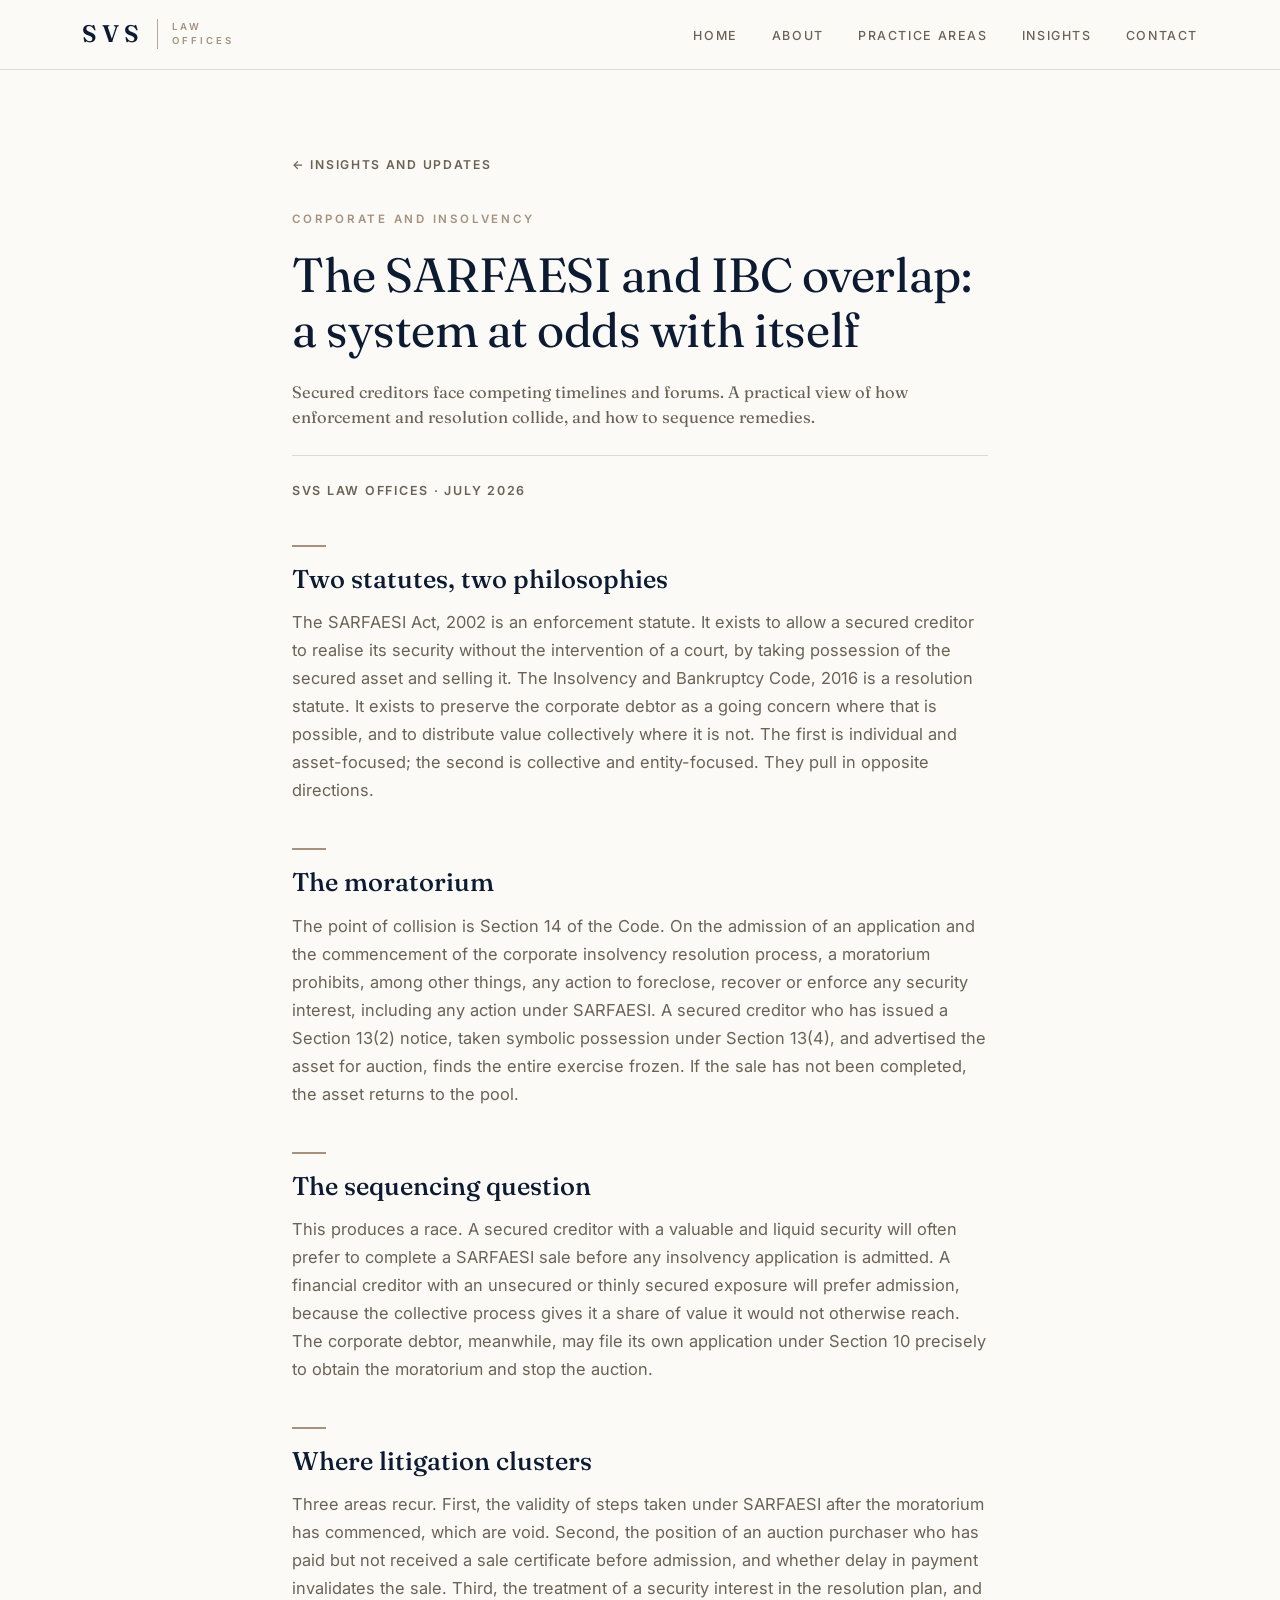
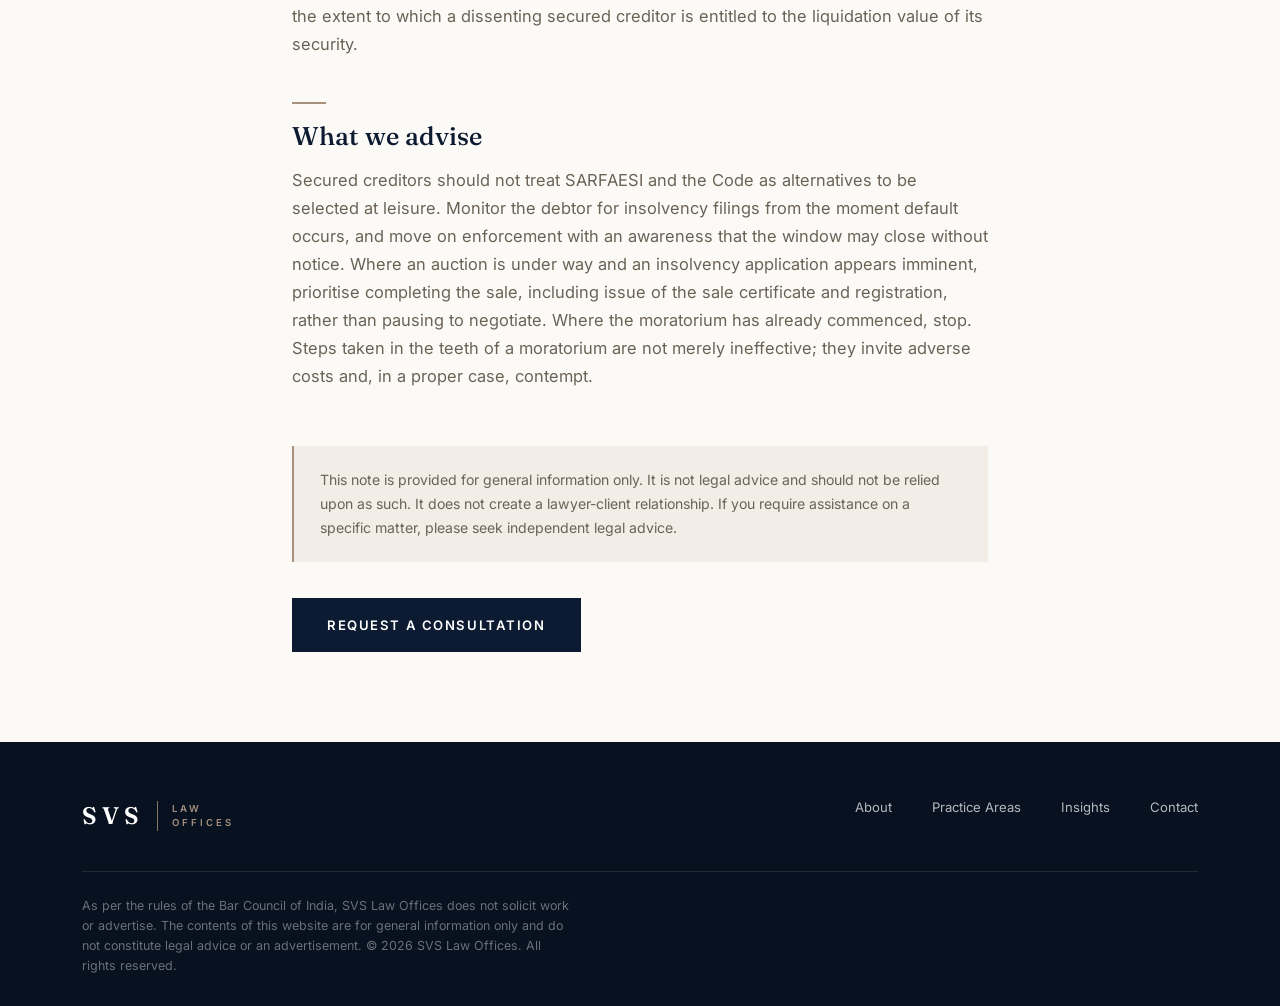
<file: notes/sarfaesi-ibc-overlap.html>
<!DOCTYPE html>
<html lang="en">
<head>
<meta charset="UTF-8">
<meta name="viewport" content="width=device-width, initial-scale=1.0">
<title>The SARFAESI and IBC overlap: a system at odds with itself | SVS Law Offices</title>
<meta name="description" content="Secured creditors face competing timelines and forums. A practical view of how enforcement and resolution collide, and how to sequence remedies.">
<link rel="preconnect" href="https://fonts.googleapis.com">
<link rel="preconnect" href="https://fonts.gstatic.com" crossorigin>
<link href="https://fonts.googleapis.com/css2?family=Fraunces:opsz,wght@9..144,400;9..144,500;9..144,600&family=Inter:wght@400;500;600&display=swap" rel="stylesheet">
<link rel="stylesheet" href="../assets/note.css">
</head>
<body>
<header id="header" class="scrolled">
  <div class="wrap bar">
    <a href="../index.html" class="logo">
      <span class="lg">SVS</span><span class="div"></span><span class="sm">Law<br>Offices</span>
    </a>
    <nav id="nav">
      <ul>
        <li><a href="../index.html#home">Home</a></li>
        <li><a href="../index.html#about">About</a></li>
        <li><a href="../index.html#practice">Practice Areas</a></li>
        <li><a href="../index.html#insights">Insights</a></li>
        <li><a href="../index.html#contact">Contact</a></li>
      </ul>
    </nav>
    <button class="burger" id="burger" aria-label="Toggle menu"><span></span><span></span><span></span></button>
  </div>
</header>

<article class="note">
  <div class="wrap narrow">
    <a href="../index.html#insights" class="back">&larr; Insights and Updates</a>
    <span class="cat">Corporate and Insolvency</span>
    <h1>The SARFAESI and IBC overlap: a system at odds with itself</h1>
    <p class="standfirst">Secured creditors face competing timelines and forums. A practical view of how enforcement and resolution collide, and how to sequence remedies.</p>
    <div class="meta">SVS Law Offices &middot; July 2026</div>
    <h2>Two statutes, two philosophies</h2>
    <p>The SARFAESI Act, 2002 is an enforcement statute. It exists to allow a secured creditor to realise its security without the intervention of a court, by taking possession of the secured asset and selling it. The Insolvency and Bankruptcy Code, 2016 is a resolution statute. It exists to preserve the corporate debtor as a going concern where that is possible, and to distribute value collectively where it is not. The first is individual and asset-focused; the second is collective and entity-focused. They pull in opposite directions.</p>
    <h2>The moratorium</h2>
    <p>The point of collision is Section 14 of the Code. On the admission of an application and the commencement of the corporate insolvency resolution process, a moratorium prohibits, among other things, any action to foreclose, recover or enforce any security interest, including any action under SARFAESI. A secured creditor who has issued a Section 13(2) notice, taken symbolic possession under Section 13(4), and advertised the asset for auction, finds the entire exercise frozen. If the sale has not been completed, the asset returns to the pool.</p>
    <h2>The sequencing question</h2>
    <p>This produces a race. A secured creditor with a valuable and liquid security will often prefer to complete a SARFAESI sale before any insolvency application is admitted. A financial creditor with an unsecured or thinly secured exposure will prefer admission, because the collective process gives it a share of value it would not otherwise reach. The corporate debtor, meanwhile, may file its own application under Section 10 precisely to obtain the moratorium and stop the auction.</p>
    <h2>Where litigation clusters</h2>
    <p>Three areas recur. First, the validity of steps taken under SARFAESI after the moratorium has commenced, which are void. Second, the position of an auction purchaser who has paid but not received a sale certificate before admission, and whether delay in payment invalidates the sale. Third, the treatment of a security interest in the resolution plan, and the extent to which a dissenting secured creditor is entitled to the liquidation value of its security.</p>
    <h2>What we advise</h2>
    <p>Secured creditors should not treat SARFAESI and the Code as alternatives to be selected at leisure. Monitor the debtor for insolvency filings from the moment default occurs, and move on enforcement with an awareness that the window may close without notice. Where an auction is under way and an insolvency application appears imminent, prioritise completing the sale, including issue of the sale certificate and registration, rather than pausing to negotiate. Where the moratorium has already commenced, stop. Steps taken in the teeth of a moratorium are not merely ineffective; they invite adverse costs and, in a proper case, contempt.</p>
    <div class="note-disclaimer">
      <p>This note is provided for general information only. It is not legal advice and should not be relied upon as such. It does not create a lawyer-client relationship. If you require assistance on a specific matter, please seek independent legal advice.</p>
    </div>
    <a href="../index.html#contact" class="btn btn-primary">Request a Consultation</a>
  </div>
</article>

<footer>
  <div class="wrap">
    <div class="foot-top">
      <a href="../index.html" class="logo">
        <span class="lg">SVS</span><span class="div"></span><span class="sm">Law<br>Offices</span>
      </a>
      <div class="foot-links">
        <a href="../index.html#about">About</a>
        <a href="../index.html#practice">Practice Areas</a>
        <a href="../index.html#insights">Insights</a>
        <a href="../index.html#contact">Contact</a>
      </div>
    </div>
    <div class="foot-bottom">
      <p class="disc">As per the rules of the Bar Council of India, SVS Law Offices does not solicit work or advertise. The contents of this website are for general information only and do not constitute legal advice or an advertisement. &copy; <span id="yr"></span> SVS Law Offices. All rights reserved.</p>
    </div>
  </div>
</footer>
<script>
  document.getElementById('yr').textContent = new Date().getFullYear();
  const burger = document.getElementById('burger'), nav = document.getElementById('nav');
  burger.addEventListener('click', () => { nav.classList.toggle('open'); burger.classList.toggle('active'); });
</script>
</body>
</html>
</file>
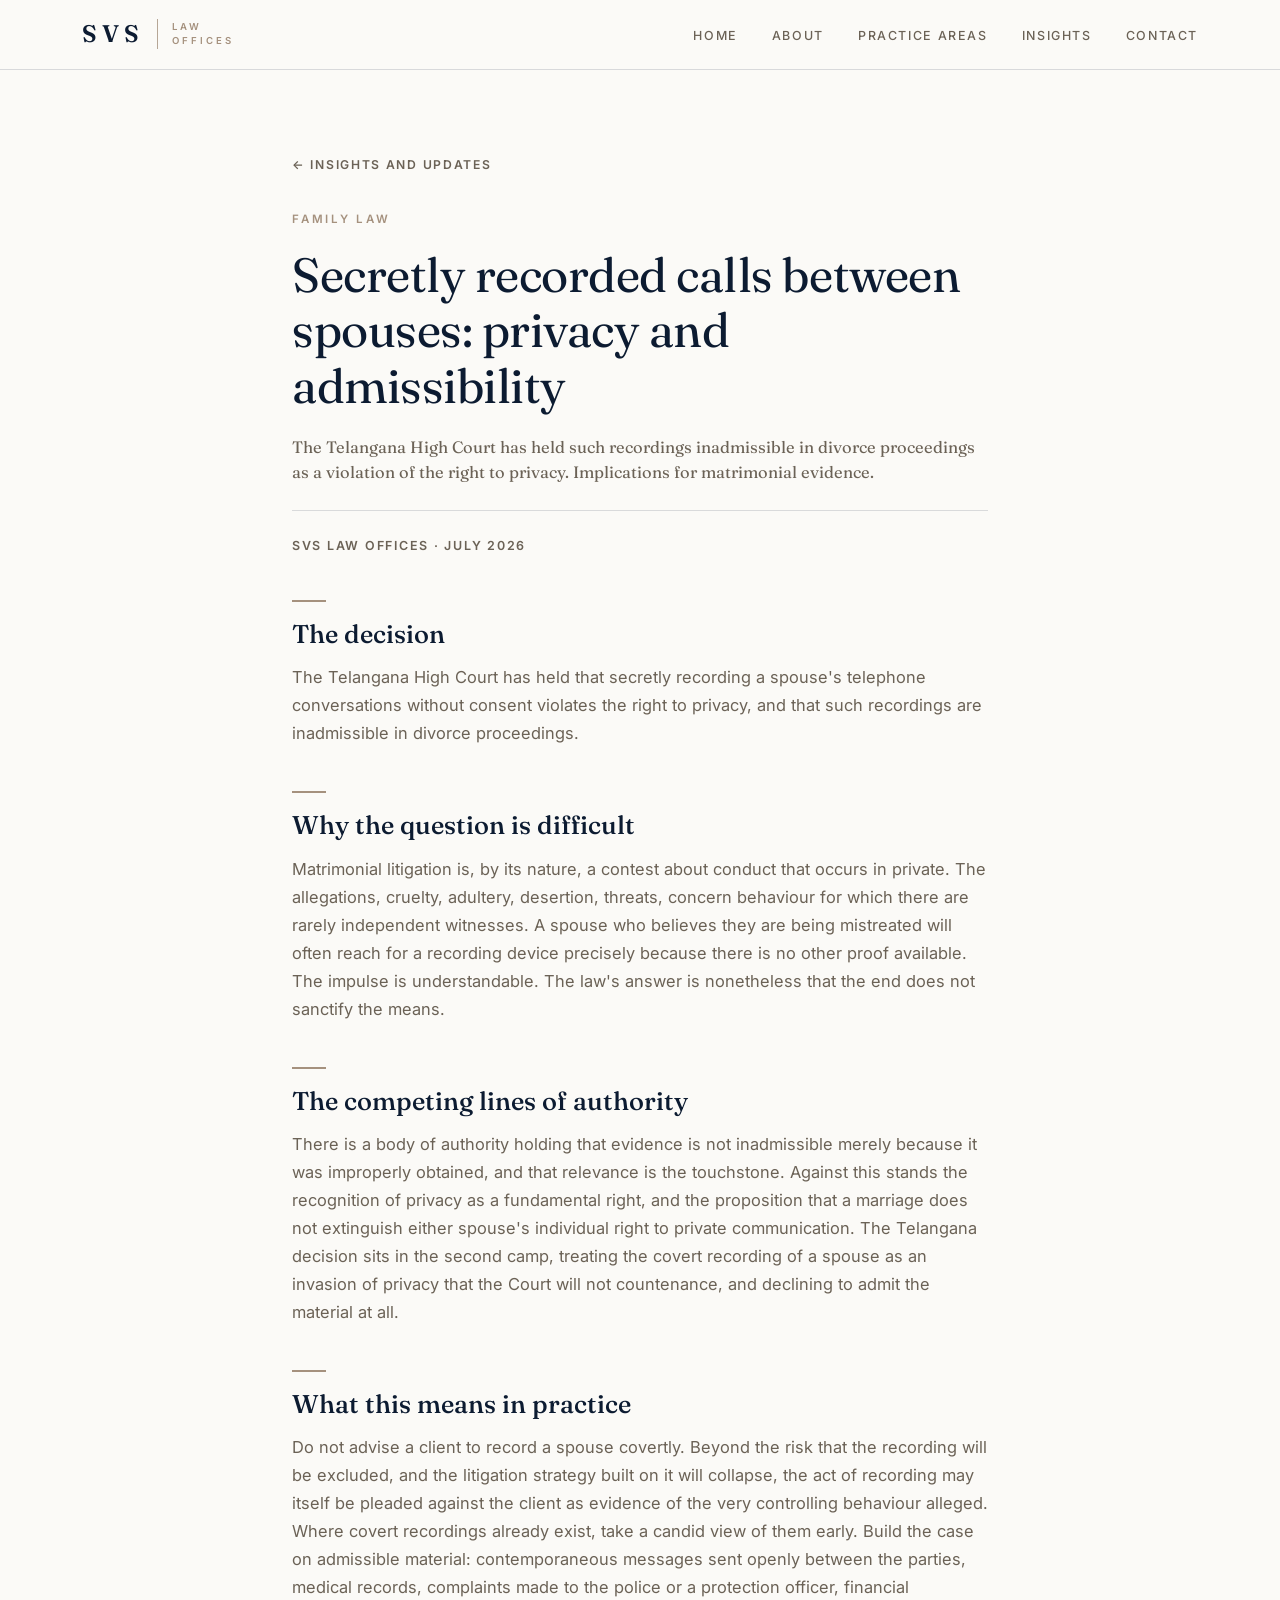
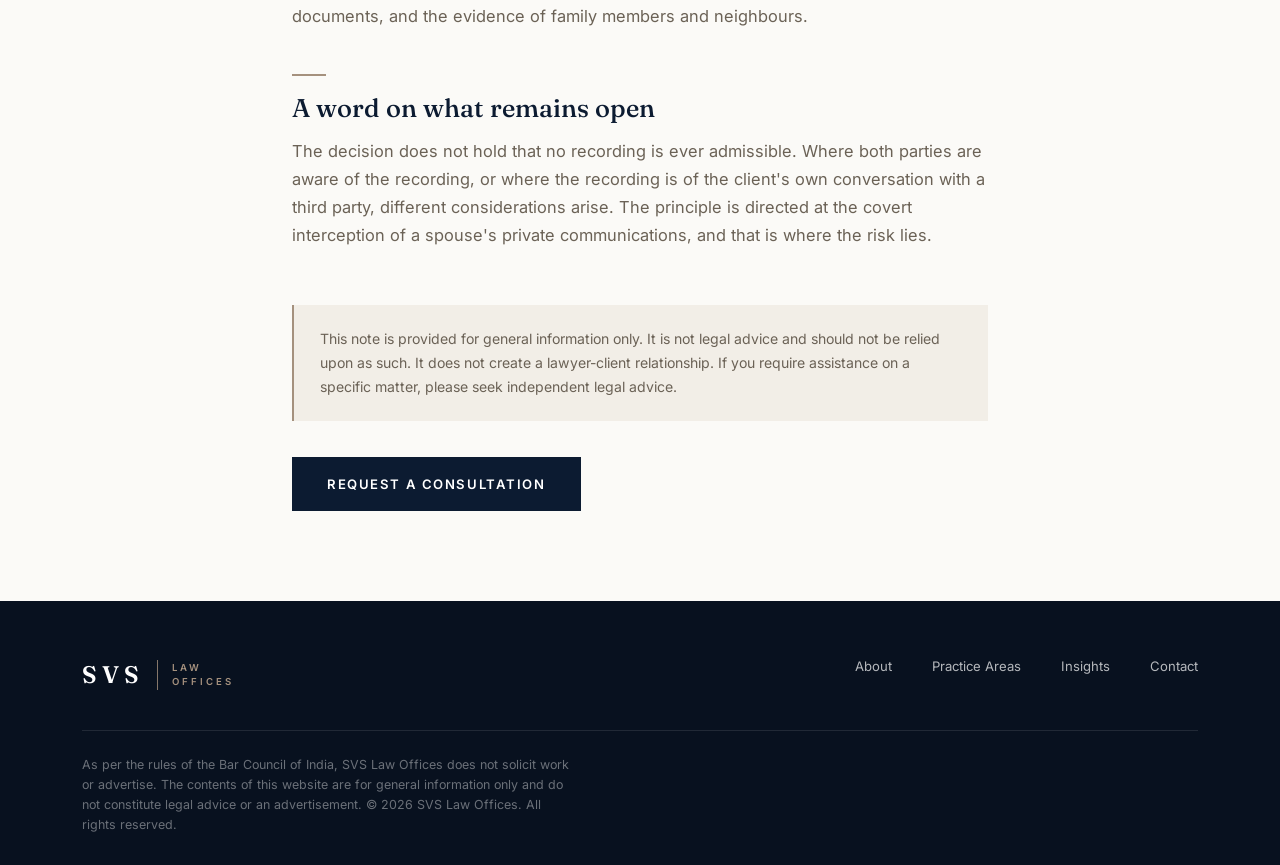
<file: notes/secretly-recorded-spousal-calls.html>
<!DOCTYPE html>
<html lang="en">
<head>
<meta charset="UTF-8">
<meta name="viewport" content="width=device-width, initial-scale=1.0">
<title>Secretly recorded calls between spouses: privacy and admissibility | SVS Law Offices</title>
<meta name="description" content="The Telangana High Court has held such recordings inadmissible in divorce proceedings as a violation of the right to privacy. Implications for matrimonial evidence.">
<link rel="preconnect" href="https://fonts.googleapis.com">
<link rel="preconnect" href="https://fonts.gstatic.com" crossorigin>
<link href="https://fonts.googleapis.com/css2?family=Fraunces:opsz,wght@9..144,400;9..144,500;9..144,600&family=Inter:wght@400;500;600&display=swap" rel="stylesheet">
<link rel="stylesheet" href="../assets/note.css">
</head>
<body>
<header id="header" class="scrolled">
  <div class="wrap bar">
    <a href="../index.html" class="logo">
      <span class="lg">SVS</span><span class="div"></span><span class="sm">Law<br>Offices</span>
    </a>
    <nav id="nav">
      <ul>
        <li><a href="../index.html#home">Home</a></li>
        <li><a href="../index.html#about">About</a></li>
        <li><a href="../index.html#practice">Practice Areas</a></li>
        <li><a href="../index.html#insights">Insights</a></li>
        <li><a href="../index.html#contact">Contact</a></li>
      </ul>
    </nav>
    <button class="burger" id="burger" aria-label="Toggle menu"><span></span><span></span><span></span></button>
  </div>
</header>

<article class="note">
  <div class="wrap narrow">
    <a href="../index.html#insights" class="back">&larr; Insights and Updates</a>
    <span class="cat">Family Law</span>
    <h1>Secretly recorded calls between spouses: privacy and admissibility</h1>
    <p class="standfirst">The Telangana High Court has held such recordings inadmissible in divorce proceedings as a violation of the right to privacy. Implications for matrimonial evidence.</p>
    <div class="meta">SVS Law Offices &middot; July 2026</div>
    <h2>The decision</h2>
    <p>The Telangana High Court has held that secretly recording a spouse's telephone conversations without consent violates the right to privacy, and that such recordings are inadmissible in divorce proceedings.</p>
    <h2>Why the question is difficult</h2>
    <p>Matrimonial litigation is, by its nature, a contest about conduct that occurs in private. The allegations, cruelty, adultery, desertion, threats, concern behaviour for which there are rarely independent witnesses. A spouse who believes they are being mistreated will often reach for a recording device precisely because there is no other proof available. The impulse is understandable. The law's answer is nonetheless that the end does not sanctify the means.</p>
    <h2>The competing lines of authority</h2>
    <p>There is a body of authority holding that evidence is not inadmissible merely because it was improperly obtained, and that relevance is the touchstone. Against this stands the recognition of privacy as a fundamental right, and the proposition that a marriage does not extinguish either spouse's individual right to private communication. The Telangana decision sits in the second camp, treating the covert recording of a spouse as an invasion of privacy that the Court will not countenance, and declining to admit the material at all.</p>
    <h2>What this means in practice</h2>
    <p>Do not advise a client to record a spouse covertly. Beyond the risk that the recording will be excluded, and the litigation strategy built on it will collapse, the act of recording may itself be pleaded against the client as evidence of the very controlling behaviour alleged. Where covert recordings already exist, take a candid view of them early. Build the case on admissible material: contemporaneous messages sent openly between the parties, medical records, complaints made to the police or a protection officer, financial documents, and the evidence of family members and neighbours.</p>
    <h2>A word on what remains open</h2>
    <p>The decision does not hold that no recording is ever admissible. Where both parties are aware of the recording, or where the recording is of the client's own conversation with a third party, different considerations arise. The principle is directed at the covert interception of a spouse's private communications, and that is where the risk lies.</p>
    <div class="note-disclaimer">
      <p>This note is provided for general information only. It is not legal advice and should not be relied upon as such. It does not create a lawyer-client relationship. If you require assistance on a specific matter, please seek independent legal advice.</p>
    </div>
    <a href="../index.html#contact" class="btn btn-primary">Request a Consultation</a>
  </div>
</article>

<footer>
  <div class="wrap">
    <div class="foot-top">
      <a href="../index.html" class="logo">
        <span class="lg">SVS</span><span class="div"></span><span class="sm">Law<br>Offices</span>
      </a>
      <div class="foot-links">
        <a href="../index.html#about">About</a>
        <a href="../index.html#practice">Practice Areas</a>
        <a href="../index.html#insights">Insights</a>
        <a href="../index.html#contact">Contact</a>
      </div>
    </div>
    <div class="foot-bottom">
      <p class="disc">As per the rules of the Bar Council of India, SVS Law Offices does not solicit work or advertise. The contents of this website are for general information only and do not constitute legal advice or an advertisement. &copy; <span id="yr"></span> SVS Law Offices. All rights reserved.</p>
    </div>
  </div>
</footer>
<script>
  document.getElementById('yr').textContent = new Date().getFullYear();
  const burger = document.getElementById('burger'), nav = document.getElementById('nav');
  burger.addEventListener('click', () => { nav.classList.toggle('open'); burger.classList.toggle('active'); });
</script>
</body>
</html>
</file>
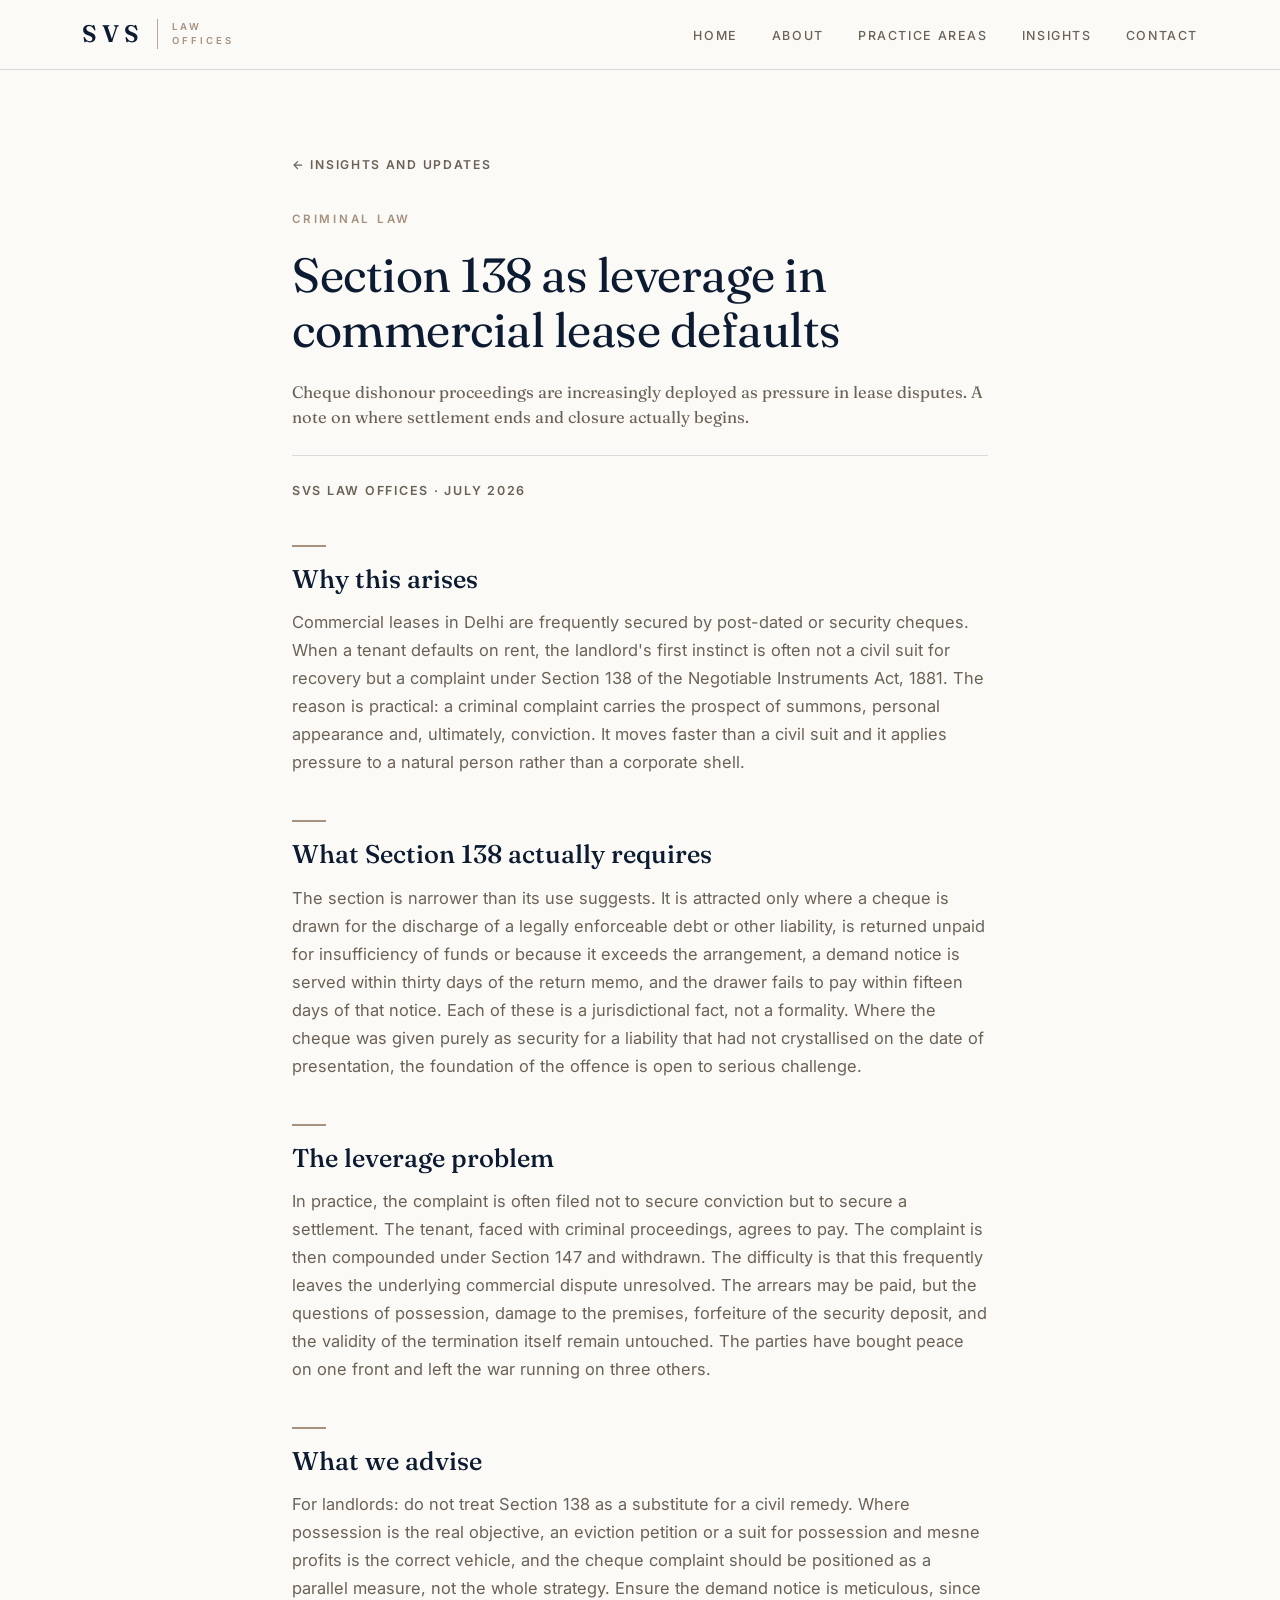
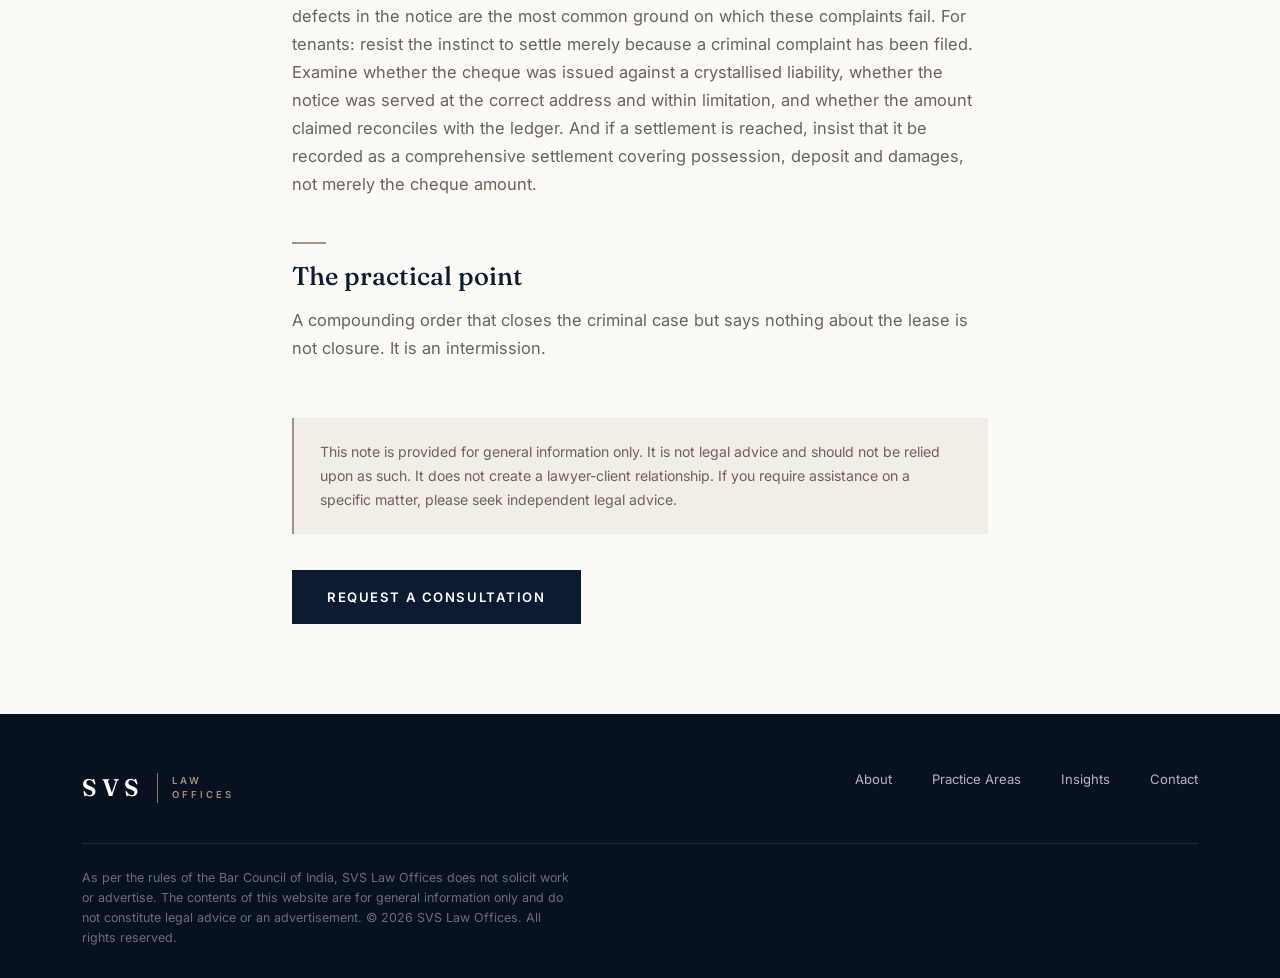
<file: notes/section-138-commercial-lease-defaults.html>
<!DOCTYPE html>
<html lang="en">
<head>
<meta charset="UTF-8">
<meta name="viewport" content="width=device-width, initial-scale=1.0">
<title>Section 138 as leverage in commercial lease defaults | SVS Law Offices</title>
<meta name="description" content="Cheque dishonour proceedings are increasingly deployed as pressure in lease disputes. A note on where settlement ends and closure actually begins.">
<link rel="preconnect" href="https://fonts.googleapis.com">
<link rel="preconnect" href="https://fonts.gstatic.com" crossorigin>
<link href="https://fonts.googleapis.com/css2?family=Fraunces:opsz,wght@9..144,400;9..144,500;9..144,600&family=Inter:wght@400;500;600&display=swap" rel="stylesheet">
<link rel="stylesheet" href="../assets/note.css">
</head>
<body>
<header id="header" class="scrolled">
  <div class="wrap bar">
    <a href="../index.html" class="logo">
      <span class="lg">SVS</span><span class="div"></span><span class="sm">Law<br>Offices</span>
    </a>
    <nav id="nav">
      <ul>
        <li><a href="../index.html#home">Home</a></li>
        <li><a href="../index.html#about">About</a></li>
        <li><a href="../index.html#practice">Practice Areas</a></li>
        <li><a href="../index.html#insights">Insights</a></li>
        <li><a href="../index.html#contact">Contact</a></li>
      </ul>
    </nav>
    <button class="burger" id="burger" aria-label="Toggle menu"><span></span><span></span><span></span></button>
  </div>
</header>

<article class="note">
  <div class="wrap narrow">
    <a href="../index.html#insights" class="back">&larr; Insights and Updates</a>
    <span class="cat">Criminal Law</span>
    <h1>Section 138 as leverage in commercial lease defaults</h1>
    <p class="standfirst">Cheque dishonour proceedings are increasingly deployed as pressure in lease disputes. A note on where settlement ends and closure actually begins.</p>
    <div class="meta">SVS Law Offices &middot; July 2026</div>
    <h2>Why this arises</h2>
    <p>Commercial leases in Delhi are frequently secured by post-dated or security cheques. When a tenant defaults on rent, the landlord's first instinct is often not a civil suit for recovery but a complaint under Section 138 of the Negotiable Instruments Act, 1881. The reason is practical: a criminal complaint carries the prospect of summons, personal appearance and, ultimately, conviction. It moves faster than a civil suit and it applies pressure to a natural person rather than a corporate shell.</p>
    <h2>What Section 138 actually requires</h2>
    <p>The section is narrower than its use suggests. It is attracted only where a cheque is drawn for the discharge of a legally enforceable debt or other liability, is returned unpaid for insufficiency of funds or because it exceeds the arrangement, a demand notice is served within thirty days of the return memo, and the drawer fails to pay within fifteen days of that notice. Each of these is a jurisdictional fact, not a formality. Where the cheque was given purely as security for a liability that had not crystallised on the date of presentation, the foundation of the offence is open to serious challenge.</p>
    <h2>The leverage problem</h2>
    <p>In practice, the complaint is often filed not to secure conviction but to secure a settlement. The tenant, faced with criminal proceedings, agrees to pay. The complaint is then compounded under Section 147 and withdrawn. The difficulty is that this frequently leaves the underlying commercial dispute unresolved. The arrears may be paid, but the questions of possession, damage to the premises, forfeiture of the security deposit, and the validity of the termination itself remain untouched. The parties have bought peace on one front and left the war running on three others.</p>
    <h2>What we advise</h2>
    <p>For landlords: do not treat Section 138 as a substitute for a civil remedy. Where possession is the real objective, an eviction petition or a suit for possession and mesne profits is the correct vehicle, and the cheque complaint should be positioned as a parallel measure, not the whole strategy. Ensure the demand notice is meticulous, since defects in the notice are the most common ground on which these complaints fail. For tenants: resist the instinct to settle merely because a criminal complaint has been filed. Examine whether the cheque was issued against a crystallised liability, whether the notice was served at the correct address and within limitation, and whether the amount claimed reconciles with the ledger. And if a settlement is reached, insist that it be recorded as a comprehensive settlement covering possession, deposit and damages, not merely the cheque amount.</p>
    <h2>The practical point</h2>
    <p>A compounding order that closes the criminal case but says nothing about the lease is not closure. It is an intermission.</p>
    <div class="note-disclaimer">
      <p>This note is provided for general information only. It is not legal advice and should not be relied upon as such. It does not create a lawyer-client relationship. If you require assistance on a specific matter, please seek independent legal advice.</p>
    </div>
    <a href="../index.html#contact" class="btn btn-primary">Request a Consultation</a>
  </div>
</article>

<footer>
  <div class="wrap">
    <div class="foot-top">
      <a href="../index.html" class="logo">
        <span class="lg">SVS</span><span class="div"></span><span class="sm">Law<br>Offices</span>
      </a>
      <div class="foot-links">
        <a href="../index.html#about">About</a>
        <a href="../index.html#practice">Practice Areas</a>
        <a href="../index.html#insights">Insights</a>
        <a href="../index.html#contact">Contact</a>
      </div>
    </div>
    <div class="foot-bottom">
      <p class="disc">As per the rules of the Bar Council of India, SVS Law Offices does not solicit work or advertise. The contents of this website are for general information only and do not constitute legal advice or an advertisement. &copy; <span id="yr"></span> SVS Law Offices. All rights reserved.</p>
    </div>
  </div>
</footer>
<script>
  document.getElementById('yr').textContent = new Date().getFullYear();
  const burger = document.getElementById('burger'), nav = document.getElementById('nav');
  burger.addEventListener('click', () => { nav.classList.toggle('open'); burger.classList.toggle('active'); });
</script>
</body>
</html>
</file>
<file: assets/note.css>
:root{
  --navy:#0C1B31; --navy-2:#142540; --taupe:#A5917E; --taupe-light:#C2B2A2;
  --paper:#FBFAF7; --paper-2:#F2EEE7; --ink:#1c2536; --muted:#6b6256;
  --line:rgba(12,27,49,.14);
  --display:'Fraunces',Georgia,serif; --body:'Inter',system-ui,sans-serif;
}
*{box-sizing:border-box;margin:0;padding:0}
html{scroll-behavior:smooth;-webkit-text-size-adjust:100%}
body{font-family:var(--body);color:var(--ink);background:var(--paper);line-height:1.7;-webkit-font-smoothing:antialiased}
a{color:inherit;text-decoration:none}
.wrap{max-width:1180px;margin:0 auto;padding:0 clamp(20px,5vw,32px)}
.wrap.narrow{max-width:760px}

/* header */
header{position:fixed;top:0;left:0;right:0;z-index:900;padding:14px 0;
  background:rgba(251,250,247,.94);backdrop-filter:blur(10px);box-shadow:0 1px 0 var(--line)}
header .bar{display:flex;align-items:center;justify-content:space-between}
.logo{display:flex;align-items:center;gap:14px}
.logo .lg{font-family:var(--display);font-size:1.5rem;letter-spacing:.2em;font-weight:600;color:var(--navy)}
.logo .div{width:1px;height:30px;background:var(--taupe);opacity:.8}
.logo .sm{font-size:.6rem;letter-spacing:.3em;line-height:1.5;text-transform:uppercase;color:var(--taupe);font-weight:600}
nav ul{display:flex;gap:34px;list-style:none}
nav a{font-size:.78rem;letter-spacing:.13em;text-transform:uppercase;font-weight:500;color:var(--muted);transition:.25s}
nav a:hover{color:var(--navy)}
.burger{display:none;flex-direction:column;gap:5px;cursor:pointer;background:none;border:none;padding:6px}
.burger span{width:26px;height:2px;background:var(--navy);transition:.3s}

/* note body */
.note{padding:150px 0 90px}
.back{display:inline-block;font-size:.76rem;letter-spacing:.14em;text-transform:uppercase;
  color:var(--muted);font-weight:600;margin-bottom:34px;transition:.25s}
.back:hover{color:var(--taupe)}
.note .cat{display:block;font-size:.72rem;letter-spacing:.24em;text-transform:uppercase;color:var(--taupe);font-weight:600}
.note h1{font-family:var(--display);font-size:clamp(1.9rem,4.4vw,3rem);color:var(--navy);
  font-weight:400;line-height:1.15;letter-spacing:-.01em;margin:18px 0 22px}
.standfirst{font-family:var(--display);font-size:clamp(1.1rem,2.4vw,1.35rem);color:var(--navy);
  line-height:1.55;padding-bottom:24px;border-bottom:1px solid var(--line)}
.meta{font-size:.78rem;letter-spacing:.14em;text-transform:uppercase;color:var(--muted);
  font-weight:600;margin:24px 0 42px}
.note h2{font-family:var(--display);font-size:clamp(1.3rem,2.8vw,1.6rem);color:var(--navy);
  font-weight:500;margin:44px 0 12px;line-height:1.3}
.note h2::before{content:"";display:block;width:34px;height:2px;background:var(--taupe);margin-bottom:16px}
.note p{color:var(--muted);font-size:1.03rem;margin-bottom:16px}

.note-disclaimer{margin:56px 0 36px;padding:22px 26px;background:var(--paper-2);border-left:2px solid var(--taupe)}
.note-disclaimer p{font-size:.88rem;color:var(--muted);margin:0}

.btn{display:inline-block;font-family:var(--body);font-weight:600;font-size:.82rem;letter-spacing:.12em;
  text-transform:uppercase;padding:15px 34px;border:1px solid var(--navy);cursor:pointer;transition:.25s}
.btn-primary{background:var(--navy);color:#fff}
.btn-primary:hover{background:var(--taupe);border-color:var(--taupe)}

/* footer */
footer{background:#08111f;color:rgba(255,255,255,.6);padding:54px 0 30px}
.foot-top{display:flex;justify-content:space-between;align-items:flex-start;flex-wrap:wrap;gap:30px;
  padding-bottom:34px;border-bottom:1px solid rgba(255,255,255,.1)}
.foot-top .logo .lg{color:#fff}
.foot-links{display:flex;gap:40px;flex-wrap:wrap}
.foot-links a{font-size:.82rem;color:rgba(255,255,255,.7)}
.foot-links a:hover{color:var(--taupe-light)}
.foot-bottom{padding-top:24px;font-size:.78rem}
.foot-bottom .disc{max-width:62ch;color:rgba(255,255,255,.4);line-height:1.6}

@media(max-width:720px){
  nav{position:fixed;inset:0;background:var(--navy);flex-direction:column;display:none;
    align-items:center;justify-content:center}
  nav.open{display:flex}
  nav ul{flex-direction:column;gap:28px;text-align:center}
  nav a{color:#fff!important;font-size:1rem}
  .burger{display:flex;z-index:1000}
  .burger.active span{background:#fff}
  .logo .sm{display:none}
  .note{padding:120px 0 70px}
  .note h2{margin-top:34px}
}
@media(prefers-reduced-motion:reduce){*{animation:none!important;transition:none!important}}
</file>
